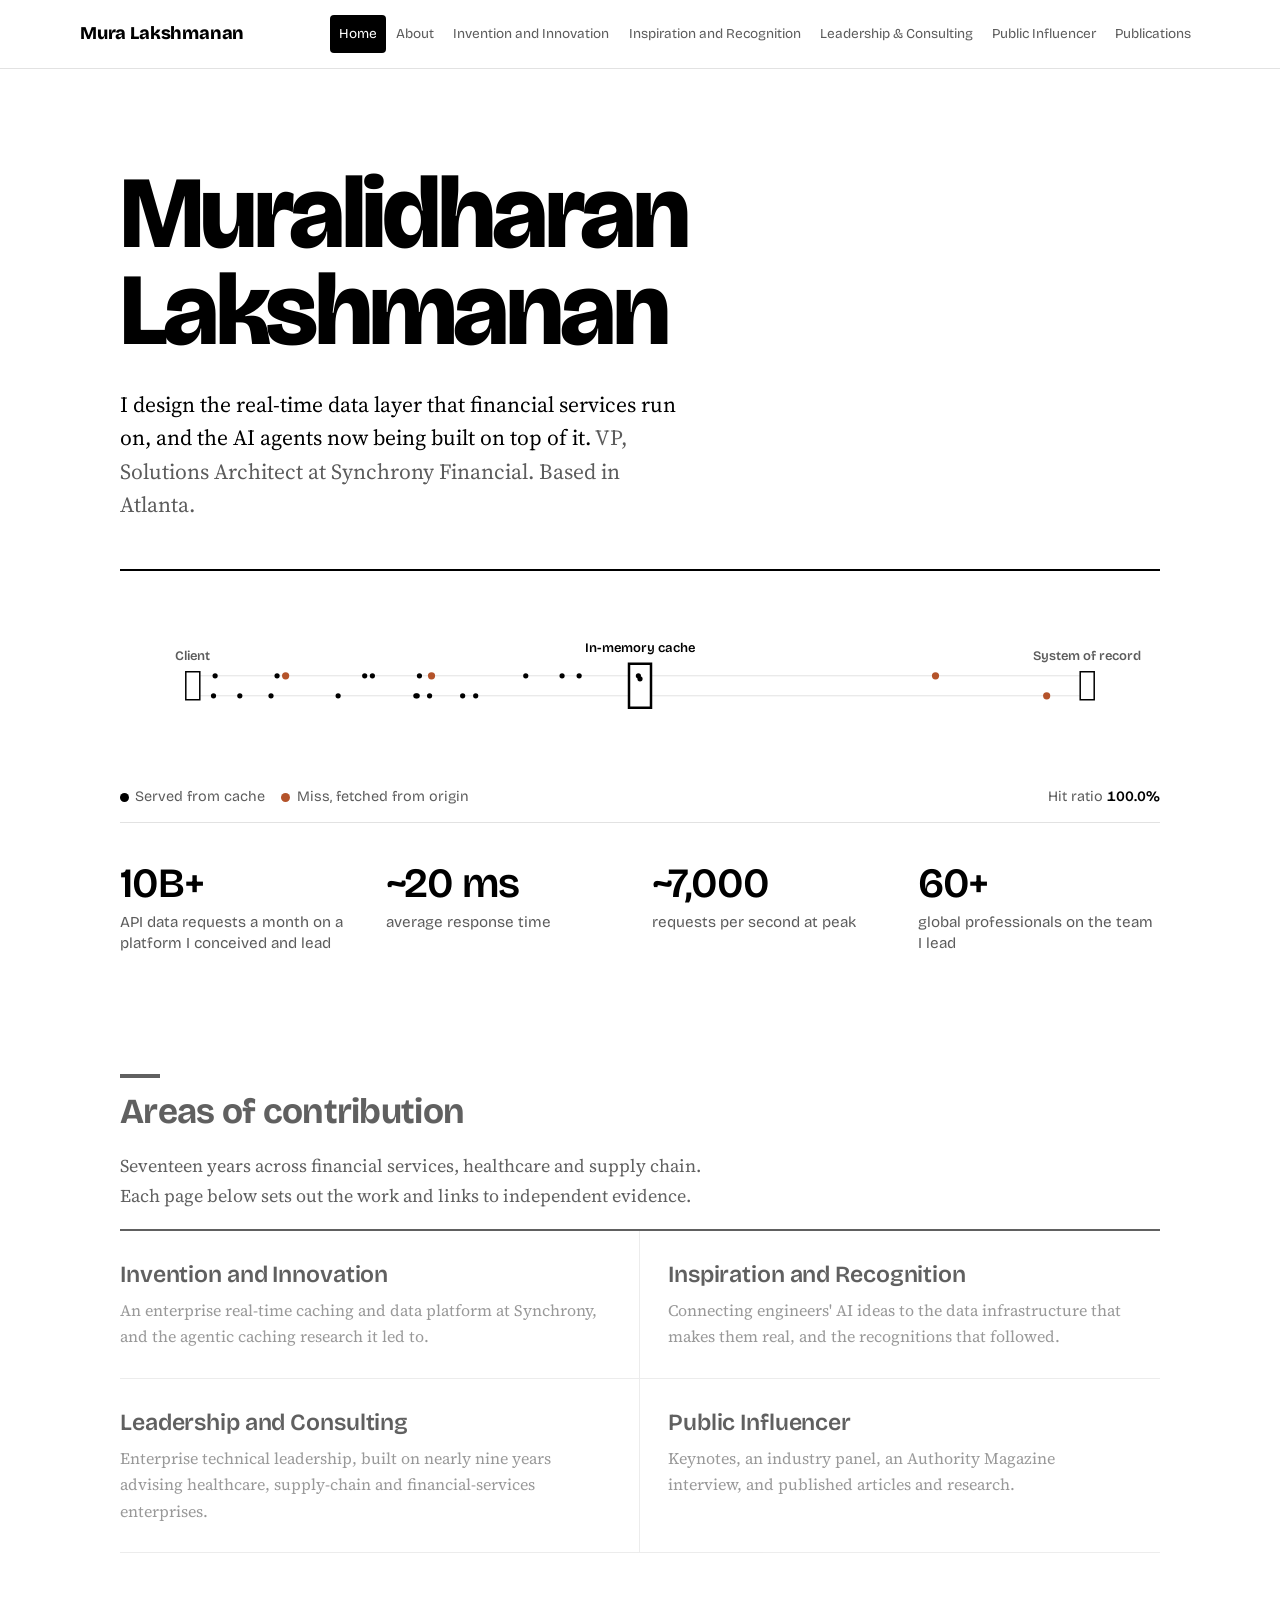
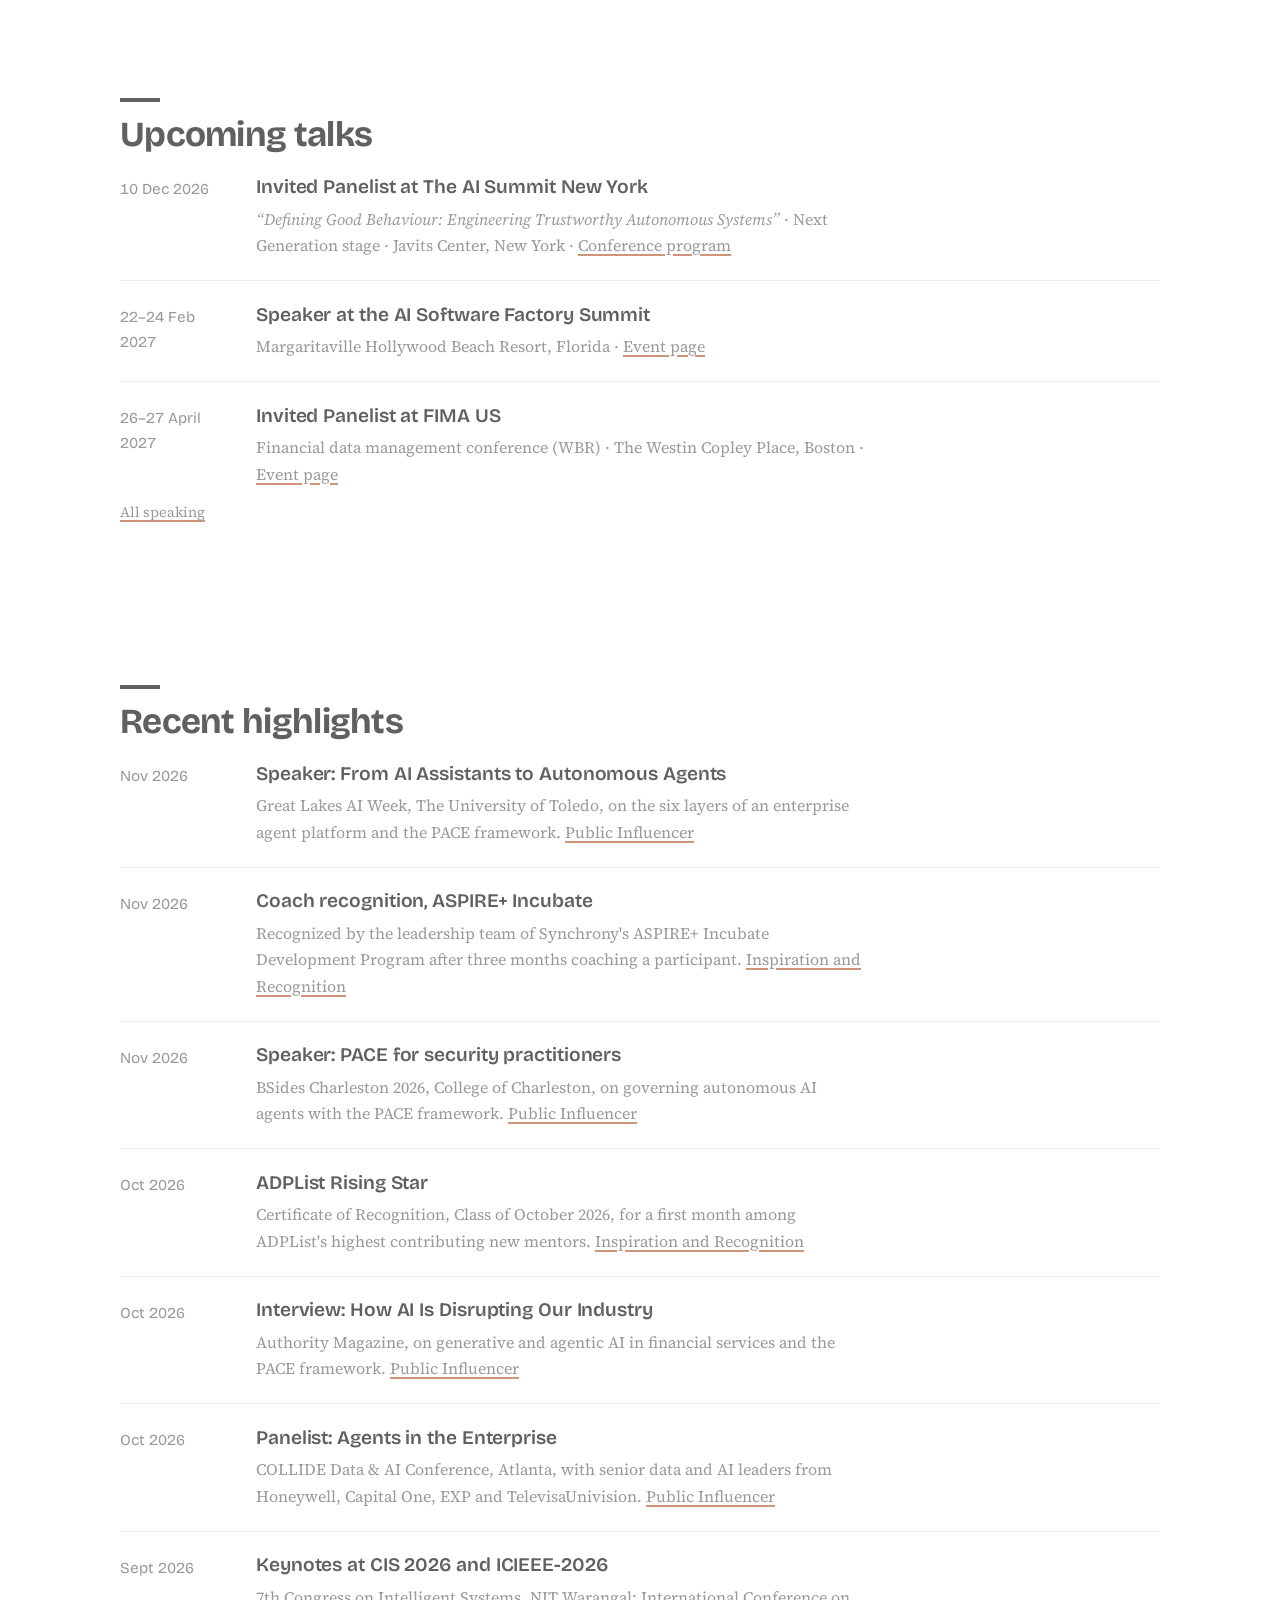
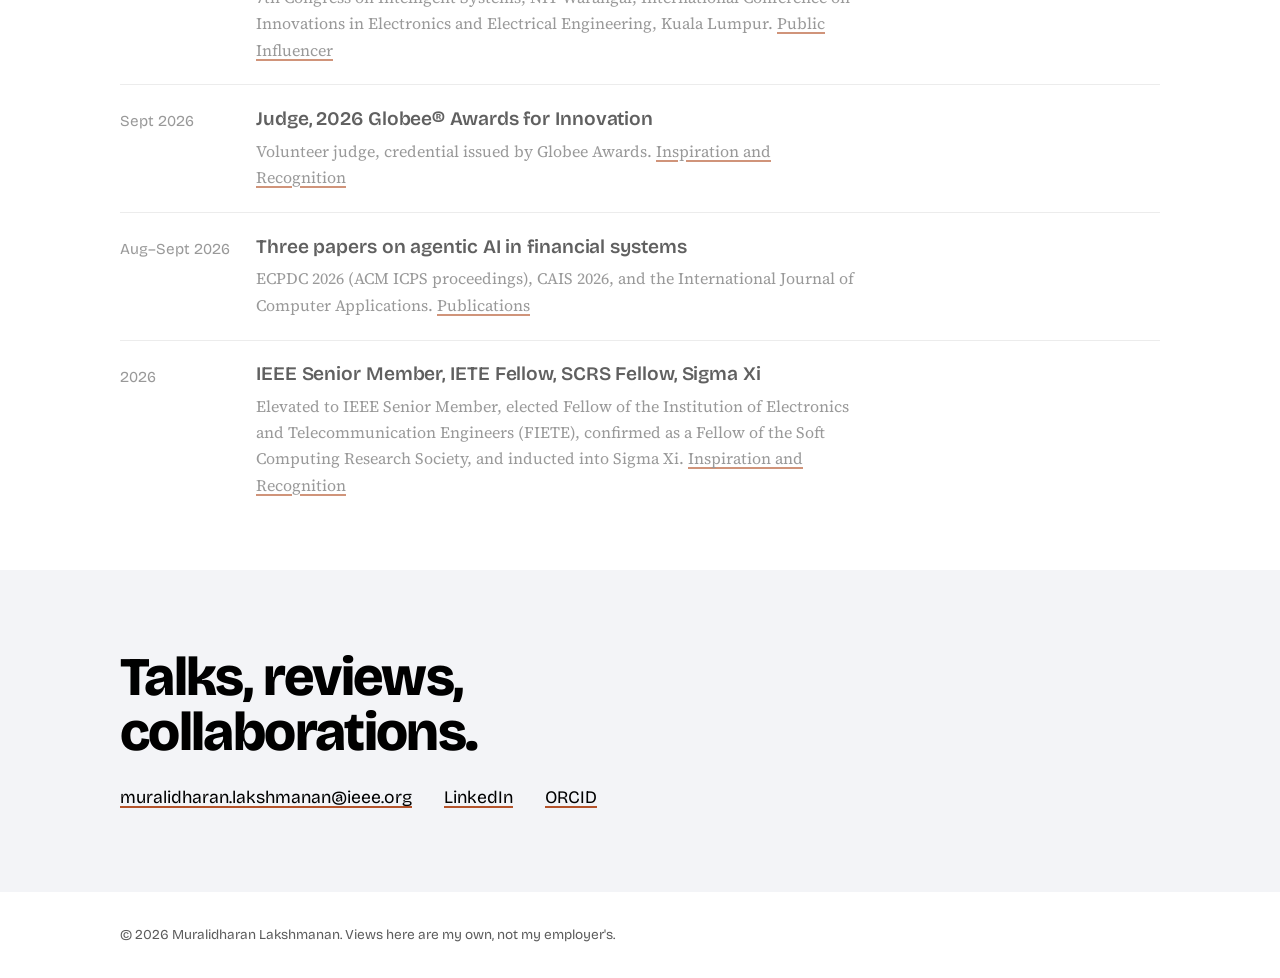
<file: index.html>
<!DOCTYPE html>
<html lang="en">
<head>
<meta charset="utf-8">
<meta name="viewport" content="width=device-width, initial-scale=1, viewport-fit=cover">
<title>Muralidharan Lakshmanan — Solutions Architect</title>
<meta name="description" content="Muralidharan (Mura) Lakshmanan — solutions architect working on real-time data platforms and agentic AI in financial services.">
<script src="config.js?v=20261117112719"></script>
<link rel="preconnect" href="https://fonts.googleapis.com"><link rel="preconnect" href="https://fonts.gstatic.com" crossorigin><link href="https://fonts.googleapis.com/css2?family=Bricolage+Grotesque:opsz,wght@12..96,400;12..96,600;12..96,800&family=Source+Serif+4:ital,opsz,wght@0,8..60,400;0,8..60,600;1,8..60,400&display=swap" rel="stylesheet">
<link rel="stylesheet" href="styles.css?v=20261117112719">
</head>
<body>
<div class="draft-note">Draft mode: dashed boxes and yellow tags mark photos and links still to add. Set DRAFT_MODE to false in config.js before going live.</div><header class="site-head"><div class="wrap"><a class="mark" href="index.html">Mura Lakshmanan</a><button class="menu-btn" aria-expanded="false" aria-controls="tabs">Menu</button><nav class="tabs" id="tabs" aria-label="Pages"><a href="index.html" data-tab="index" aria-current=page>Home</a><a href="about.html" data-tab="about">About</a><a href="invention-and-innovation.html" data-tab="invention-and-innovation">Invention and Innovation</a><a href="inspiration-and-recognition.html" data-tab="inspiration-and-recognition">Inspiration and Recognition</a><a href="consultancy.html" data-tab="consultancy">Leadership &amp; Consulting</a><a href="public-influencer.html" data-tab="public-influencer">Public Influencer</a><a href="publications.html" data-tab="publications">Publications</a></nav></div></header>
<main class="wrap">
<div class="hero">
  <h1>Muralidharan Lakshmanan</h1>
  <p class="lede">I design the real-time data layer that financial services run on, and the AI agents now being built on top of it. <span>VP, Solutions Architect at Synchrony Financial. Based in Atlanta.</span></p>
  <figure class="flow" aria-label="Animated illustration of requests served from an in-memory cache, with occasional misses going to the system of record">
    <canvas id="flow"></canvas>
    <figcaption><span><span class="key"><i class="dot"></i>Served from cache</span><span class="key"><i class="dot miss"></i>Miss, fetched from origin</span></span><span>Hit ratio <b id="ratio">—</b></span></figcaption>
  </figure>
  <div class="figures">
    <div><strong>10B+</strong><span>API data requests a month on a platform I conceived and lead</span></div>
    <div><strong>~20 ms</strong><span>average response time</span></div>
    <div><strong>~7,000</strong><span>requests per second at peak</span></div>
    <div><strong>60+</strong><span>global professionals on the team I lead</span></div>
  </div>
</div>
<section><h2>Areas of contribution</h2><div class="body">
  <p>Seventeen years across financial services, healthcare and supply chain. Each page below sets out the work and links to independent evidence.</p>
  <div class="areas">
    <a href="invention-and-innovation.html"><h3>Invention and Innovation</h3><p>An enterprise real-time caching and data platform at Synchrony, and the agentic caching research it led to.</p></a>
    <a href="inspiration-and-recognition.html"><h3>Inspiration and Recognition</h3><p>Connecting engineers' AI ideas to the data infrastructure that makes them real, and the recognitions that followed.</p></a>
    <a href="consultancy.html"><h3>Leadership and Consulting</h3><p>Enterprise technical leadership, built on nearly nine years advising healthcare, supply-chain and financial-services enterprises.</p></a>
    <a href="public-influencer.html"><h3>Public Influencer</h3><p>Keynotes, an industry panel, an Authority Magazine interview, and published articles and research.</p></a>
  </div>
</div></section>
<section><h2>Upcoming talks</h2><div class="body"><ul class="entries">
<li><span class="when">10 Dec 2026</span><div><h3>Invited Panelist at The AI Summit New York</h3><p><em>“Defining Good Behaviour: Engineering Trustworthy Autonomous Systems”</em> · Next Generation stage · Javits Center, New York · <a href="https://newyork.theaisummit.com/conference-program/">Conference program</a></p></div></li>
<li><span class="when">22–24 Feb 2027</span><div><h3>Speaker at the AI Software Factory Summit</h3><p>Margaritaville Hollywood Beach Resort, Florida · <a href="https://moderne.ai/events/code-remix-2027">Event page</a></p></div></li>
<li><span class="when">26–27 April 2027</span><div><h3>Invited Panelist at FIMA US</h3><p>Financial data management conference (WBR) · The Westin Copley Place, Boston · <a href="https://fimaus.wbresearch.com">Event page</a></p></div></li>
</ul><p class="fine"><a href="public-influencer.html">All speaking</a></p></div></section>
<section><h2>Recent highlights</h2><div class="body"><ul class="entries">
<li><span class="when">Nov 2026</span><div><h3>Speaker: From AI Assistants to Autonomous Agents</h3><p>Great Lakes AI Week, The University of Toledo, on the six layers of an enterprise agent platform and the PACE framework. <a href="public-influencer.html">Public Influencer</a></p></div></li>
<li><span class="when">Nov 2026</span><div><h3>Coach recognition, ASPIRE+ Incubate</h3><p>Recognized by the leadership team of Synchrony's ASPIRE+ Incubate Development Program after three months coaching a participant. <a href="inspiration-and-recognition.html">Inspiration and Recognition</a></p></div></li>
<li><span class="when">Nov 2026</span><div><h3>Speaker: PACE for security practitioners</h3><p>BSides Charleston 2026, College of Charleston, on governing autonomous AI agents with the PACE framework. <a href="public-influencer.html">Public Influencer</a></p></div></li>
<li><span class="when">Oct 2026</span><div><h3>ADPList Rising Star</h3><p>Certificate of Recognition, Class of October 2026, for a first month among ADPList's highest contributing new mentors. <a href="inspiration-and-recognition.html">Inspiration and Recognition</a></p></div></li>
<li><span class="when">Oct 2026</span><div><h3>Interview: How AI Is Disrupting Our Industry</h3><p>Authority Magazine, on generative and agentic AI in financial services and the PACE framework. <a href="public-influencer.html">Public Influencer</a></p></div></li>
<li><span class="when">Oct 2026</span><div><h3>Panelist: Agents in the Enterprise</h3><p>COLLIDE Data &amp; AI Conference, Atlanta, with senior data and AI leaders from Honeywell, Capital One, EXP and TelevisaUnivision. <a href="public-influencer.html">Public Influencer</a></p></div></li>
<li><span class="when">Sept 2026</span><div><h3>Keynotes at CIS 2026 and ICIEEE-2026</h3><p>7th Congress on Intelligent Systems, NIT Warangal; International Conference on Innovations in Electronics and Electrical Engineering, Kuala Lumpur. <a href="public-influencer.html">Public Influencer</a></p></div></li>
<li><span class="when">Sept 2026</span><div><h3>Judge, 2026 Globee® Awards for Innovation</h3><p>Volunteer judge, credential issued by Globee Awards. <a href="inspiration-and-recognition.html">Inspiration and Recognition</a></p></div></li>
<li><span class="when">Aug–Sept 2026</span><div><h3>Three papers on agentic AI in financial systems</h3><p>ECPDC 2026 (ACM ICPS proceedings), CAIS 2026, and the International Journal of Computer Applications. <a href="publications.html">Publications</a></p></div></li>
<li><span class="when">2026</span><div><h3>IEEE Senior Member, IETE Fellow, SCRS Fellow, Sigma Xi</h3><p>Elevated to IEEE Senior Member, elected Fellow of the Institution of Electronics and Telecommunication Engineers (FIETE), confirmed as a Fellow of the Soft Computing Research Society, and inducted into Sigma Xi. <a href="inspiration-and-recognition.html">Inspiration and Recognition</a></p></div></li>
</ul></div></section>
</main>
<div class="contact" id="contact"><div class="wrap"><h2>Talks, reviews, collaborations.</h2><div class="links">
<a href="mailto:muralidharan.lakshmanan@ieee.org">muralidharan.lakshmanan@ieee.org</a><a href="https://www.linkedin.com/in/muralidharan-lakshmanan/">LinkedIn</a><a href="https://orcid.org/0009-0006-0592-5610">ORCID</a></div></div></div>
<div class="wrap"><footer>© 2026 Muralidharan Lakshmanan. Views here are my own, not my employer's.</footer></div>
<script src="site.js?v=20261117112719"></script>
</body>
</html>
</file>
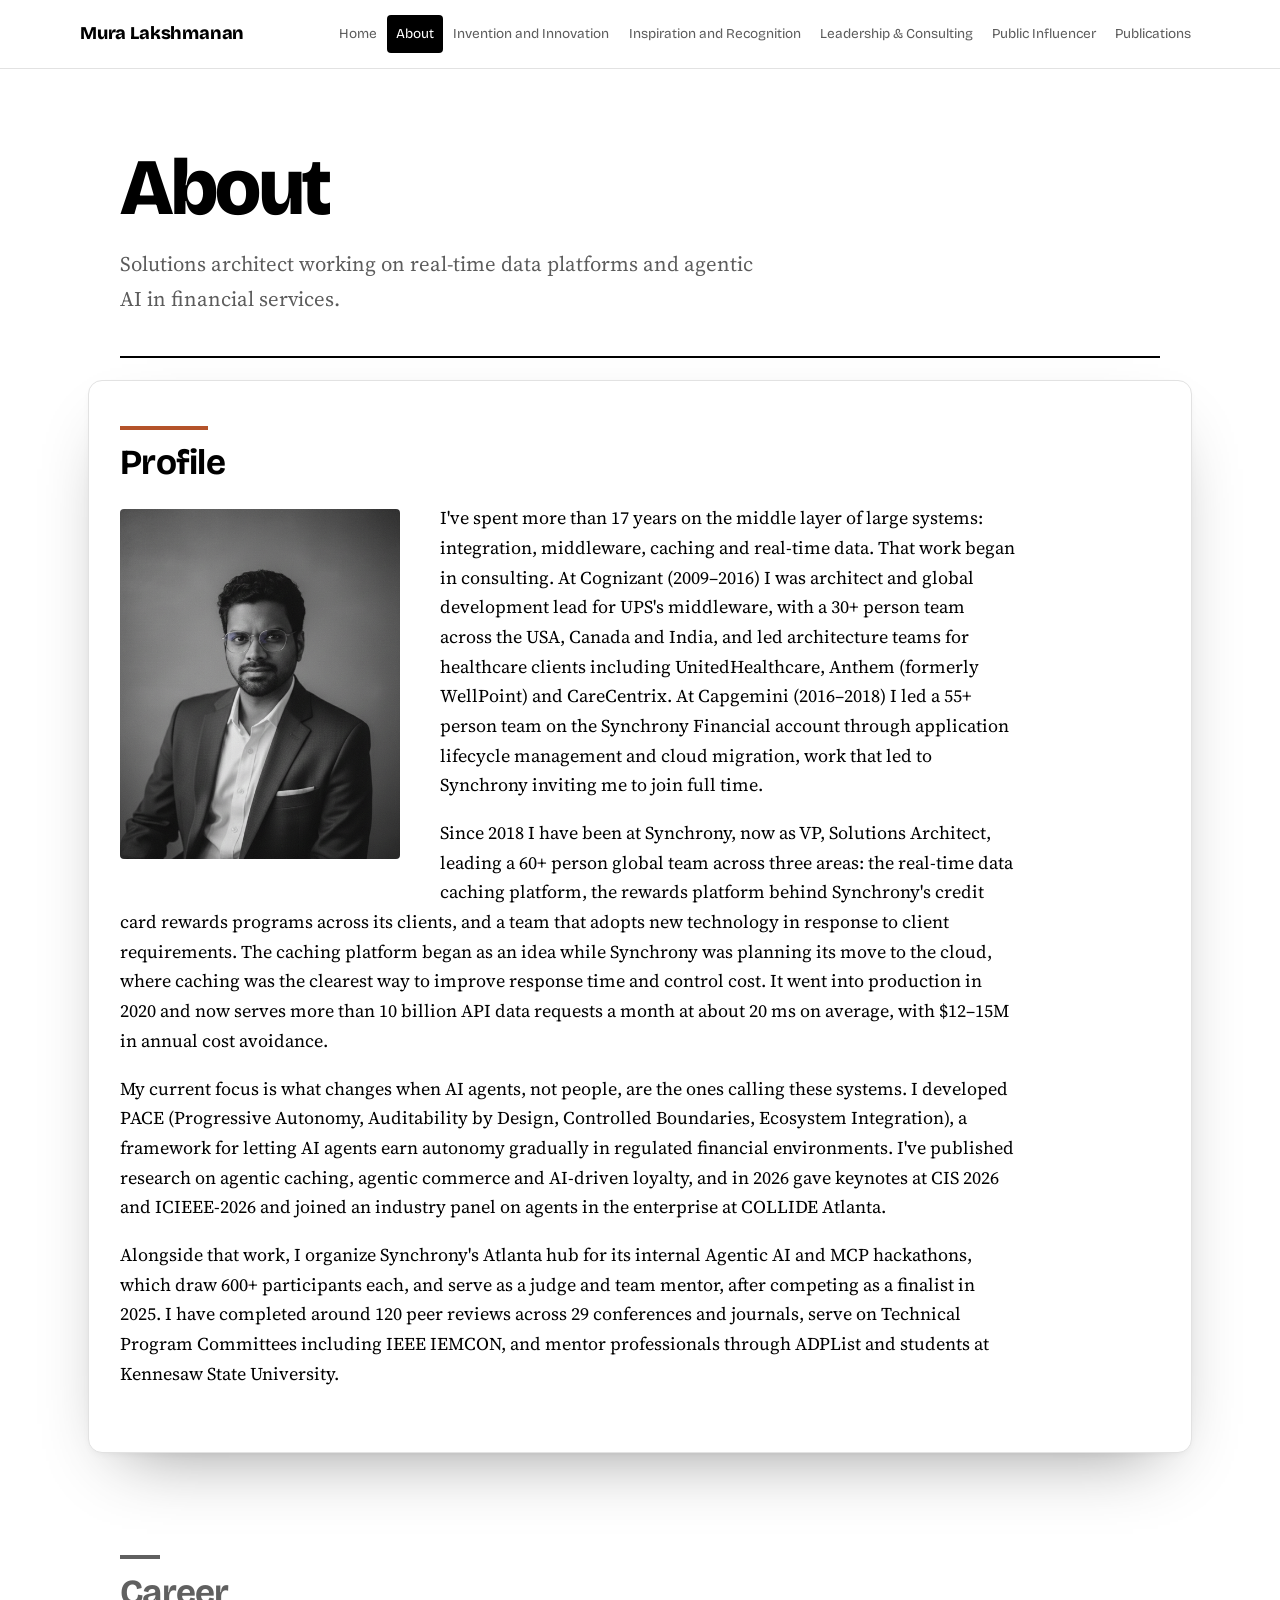
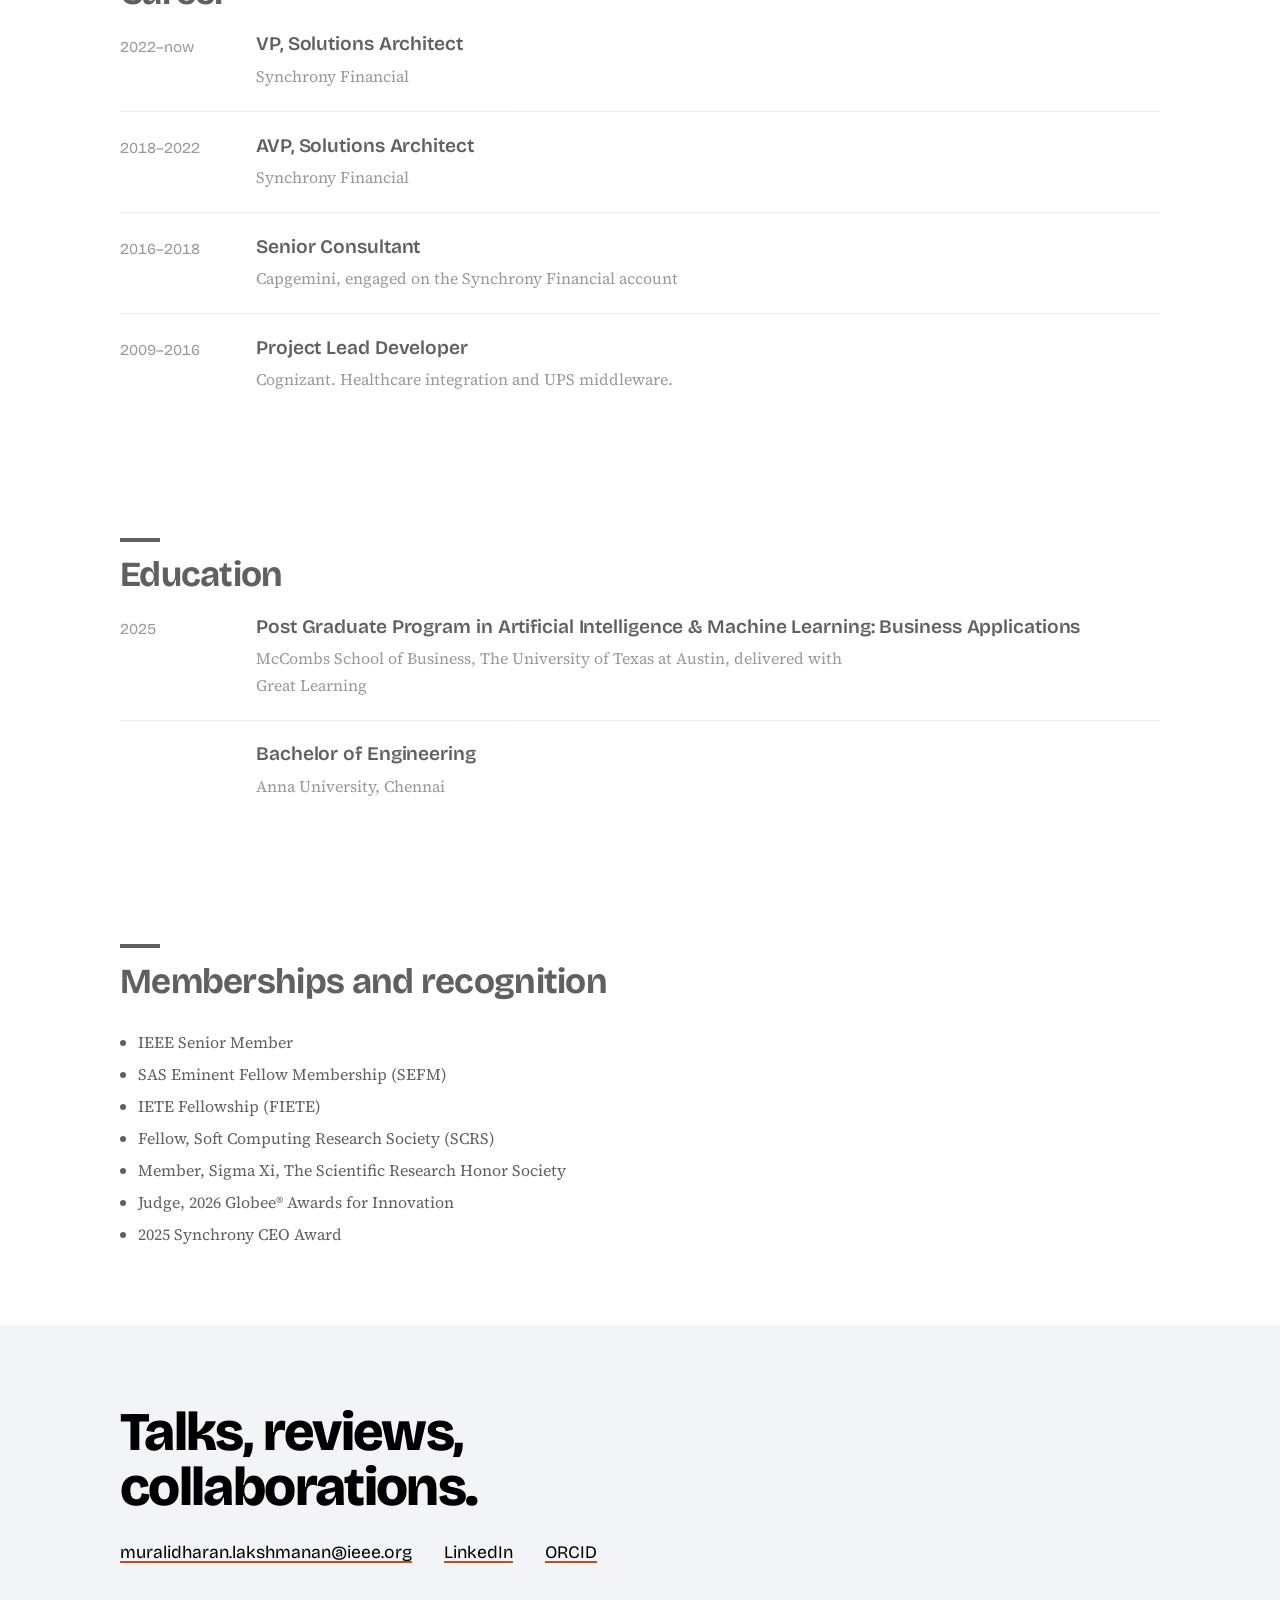
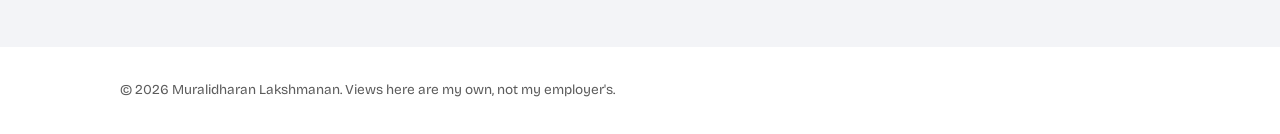
<file: about.html>
<!DOCTYPE html>
<html lang="en">
<head>
<meta charset="utf-8">
<meta name="viewport" content="width=device-width, initial-scale=1, viewport-fit=cover">
<title>About | Muralidharan Lakshmanan</title>
<meta name="description" content="Muralidharan (Mura) Lakshmanan — solutions architect working on real-time data platforms and agentic AI in financial services.">
<script src="config.js?v=20261117112719"></script>
<link rel="preconnect" href="https://fonts.googleapis.com"><link rel="preconnect" href="https://fonts.gstatic.com" crossorigin><link href="https://fonts.googleapis.com/css2?family=Bricolage+Grotesque:opsz,wght@12..96,400;12..96,600;12..96,800&family=Source+Serif+4:ital,opsz,wght@0,8..60,400;0,8..60,600;1,8..60,400&display=swap" rel="stylesheet">
<link rel="stylesheet" href="styles.css?v=20261117112719">
</head>
<body>
<div class="draft-note">Draft mode: dashed boxes and yellow tags mark photos and links still to add. Set DRAFT_MODE to false in config.js before going live.</div><header class="site-head"><div class="wrap"><a class="mark" href="index.html">Mura Lakshmanan</a><button class="menu-btn" aria-expanded="false" aria-controls="tabs">Menu</button><nav class="tabs" id="tabs" aria-label="Pages"><a href="index.html" data-tab="index">Home</a><a href="about.html" data-tab="about" aria-current=page>About</a><a href="invention-and-innovation.html" data-tab="invention-and-innovation">Invention and Innovation</a><a href="inspiration-and-recognition.html" data-tab="inspiration-and-recognition">Inspiration and Recognition</a><a href="consultancy.html" data-tab="consultancy">Leadership &amp; Consulting</a><a href="public-influencer.html" data-tab="public-influencer">Public Influencer</a><a href="publications.html" data-tab="publications">Publications</a></nav></div></header>
<main class="wrap"><div class="page-head"><h1>About</h1><p>Solutions architect working on real-time data platforms and agentic AI in financial services.</p></div><section><h2>Profile</h2><div class="body profile"><figure class="ph cover portrait"><img src="images/portrait.jpg" alt="Portrait of Muralidharan Lakshmanan" loading="lazy"><span class="slot"><b>Add photo</b>images/portrait.jpg<br>Professional headshot, portrait orientation</span></figure><div class="profile-text">
<p>I've spent more than 17 years on the middle layer of large systems: integration, middleware, caching and real-time data. That work began in consulting. At Cognizant (2009–2016) I was architect and global development lead for UPS's middleware, with a 30+ person team across the USA, Canada and India, and led architecture teams for healthcare clients including UnitedHealthcare, Anthem (formerly WellPoint) and CareCentrix. At Capgemini (2016–2018) I led a 55+ person team on the Synchrony Financial account through application lifecycle management and cloud migration, work that led to Synchrony inviting me to join full time.</p>
<p>Since 2018 I have been at Synchrony, now as VP, Solutions Architect, leading a 60+ person global team across three areas: the real-time data caching platform, the rewards platform behind Synchrony's credit card rewards programs across its clients, and a team that adopts new technology in response to client requirements. The caching platform began as an idea while Synchrony was planning its move to the cloud, where caching was the clearest way to improve response time and control cost. It went into production in 2020 and now serves more than 10 billion API data requests a month at about 20 ms on average, with $12–15M in annual cost avoidance.</p>
<p>My current focus is what changes when AI agents, not people, are the ones calling these systems. I developed PACE (Progressive Autonomy, Auditability by Design, Controlled Boundaries, Ecosystem Integration), a framework for letting AI agents earn autonomy gradually in regulated financial environments. I've published research on agentic caching, agentic commerce and AI-driven loyalty, and in 2026 gave keynotes at CIS 2026 and ICIEEE-2026 and joined an industry panel on agents in the enterprise at COLLIDE Atlanta.</p>
<p>Alongside that work, I organize Synchrony's Atlanta hub for its internal Agentic AI and MCP hackathons, which draw 600+ participants each, and serve as a judge and team mentor, after competing as a finalist in 2025. I have completed around 120 peer reviews across 29 conferences and journals, serve on Technical Program Committees including IEEE IEMCON, and mentor professionals through ADPList and students at Kennesaw State University.</p>
</div></div></section><section><h2>Career</h2><div class="body"><ul class='entries'><li><span class="when">2022–now</span><div><h3>VP, Solutions Architect</h3><p>Synchrony Financial</p></div></li><li><span class="when">2018–2022</span><div><h3>AVP, Solutions Architect</h3><p>Synchrony Financial</p></div></li><li><span class="when">2016–2018</span><div><h3>Senior Consultant</h3><p>Capgemini, engaged on the Synchrony Financial account</p></div></li><li><span class="when">2009–2016</span><div><h3>Project Lead Developer</h3><p>Cognizant. Healthcare integration and UPS middleware.</p></div></li></ul></div></section><section><h2>Education</h2><div class="body"><ul class='entries'><li><span class="when">2025</span><div><h3>Post Graduate Program in Artificial Intelligence &amp; Machine Learning: Business Applications</h3><p>McCombs School of Business, The University of Texas at Austin, delivered with Great Learning</p></div></li><li><span class="when"></span><div><h3>Bachelor of Engineering</h3><p>Anna University, Chennai</p></div></li></ul></div></section><section><h2>Memberships and recognition</h2><div class="body"><ul class="plain">
<li>IEEE Senior Member</li><li>SAS Eminent Fellow Membership (SEFM)</li><li>IETE Fellowship (FIETE)</li><li>Fellow, Soft Computing Research Society (SCRS)</li><li>Member, Sigma Xi, The Scientific Research Honor Society</li><li>Judge, 2026 Globee® Awards for Innovation</li><li>2025 Synchrony CEO Award</li></ul></div></section></main>
<div class="contact" id="contact"><div class="wrap"><h2>Talks, reviews, collaborations.</h2><div class="links">
<a href="mailto:muralidharan.lakshmanan@ieee.org">muralidharan.lakshmanan@ieee.org</a><a href="https://www.linkedin.com/in/muralidharan-lakshmanan/">LinkedIn</a><a href="https://orcid.org/0009-0006-0592-5610">ORCID</a></div></div></div>
<div class="wrap"><footer>© 2026 Muralidharan Lakshmanan. Views here are my own, not my employer's.</footer></div>
<script src="site.js?v=20261117112719"></script>
</body>
</html>
</file>
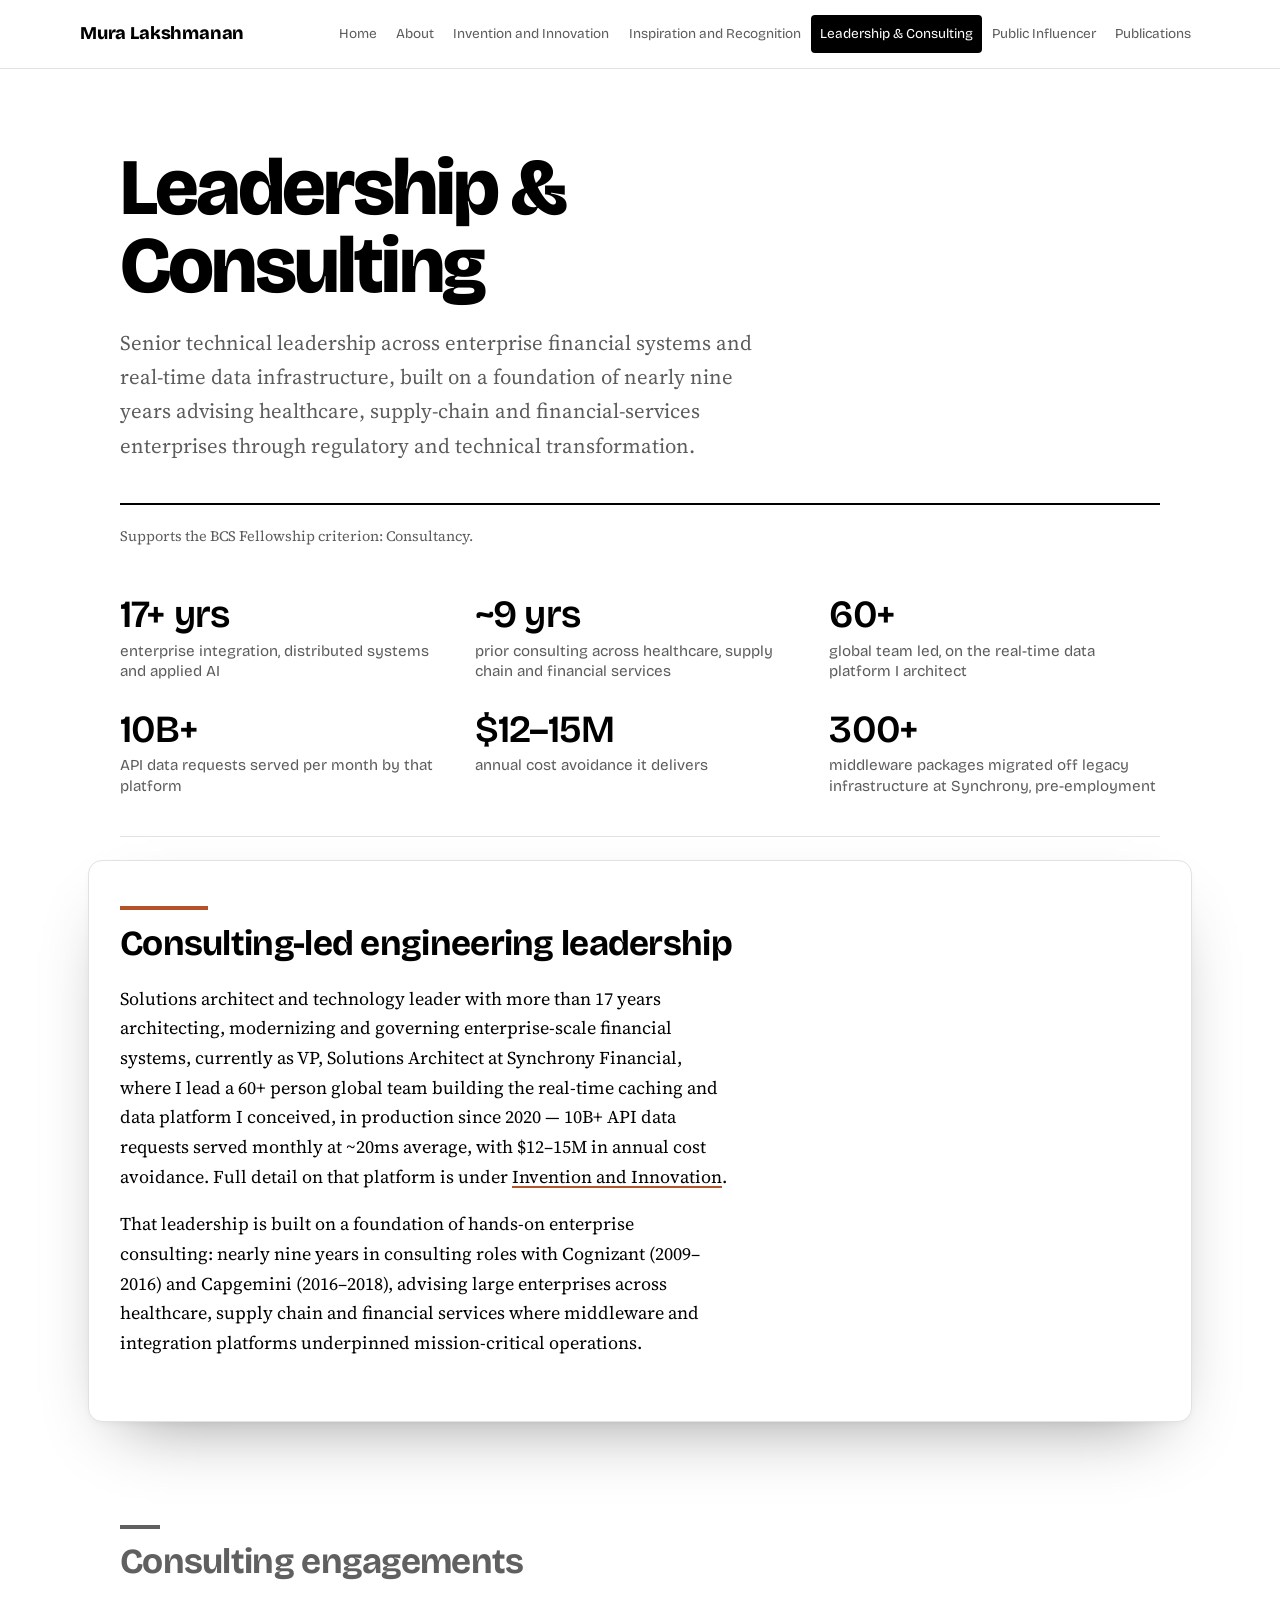
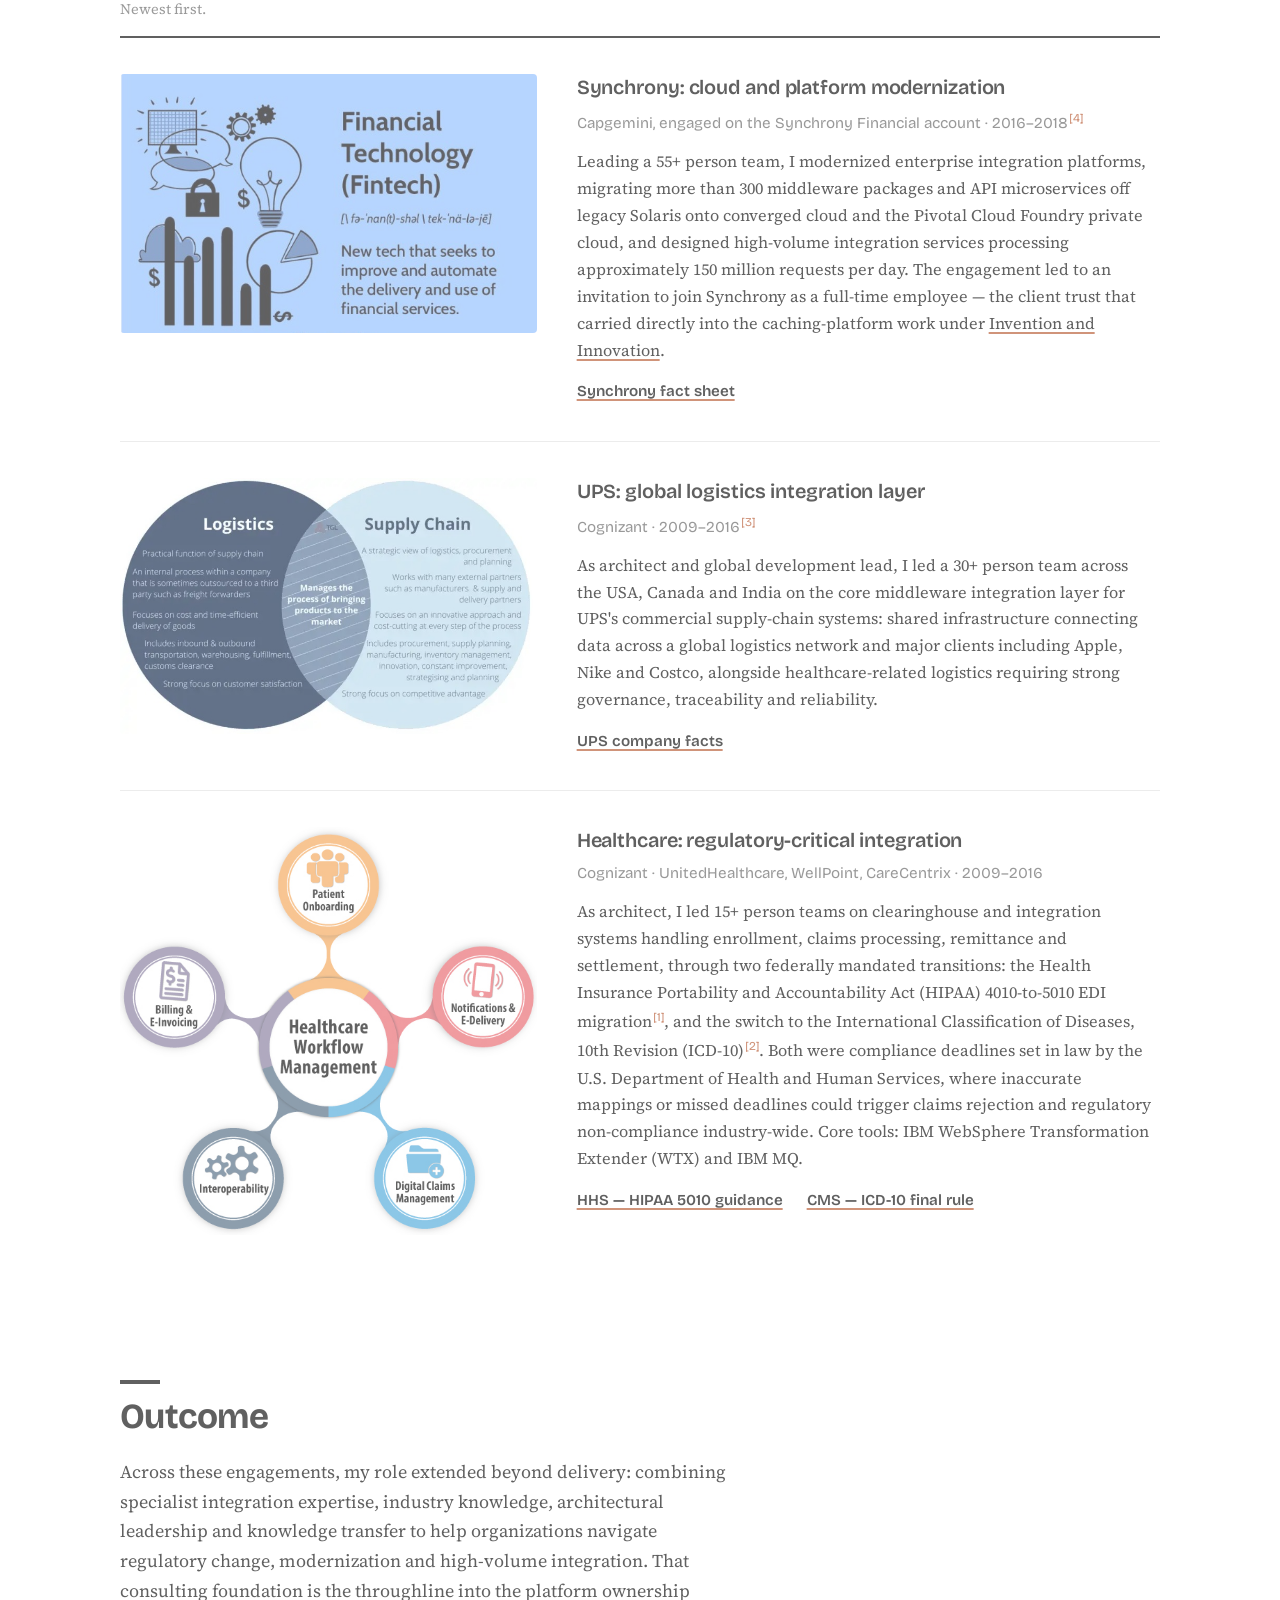
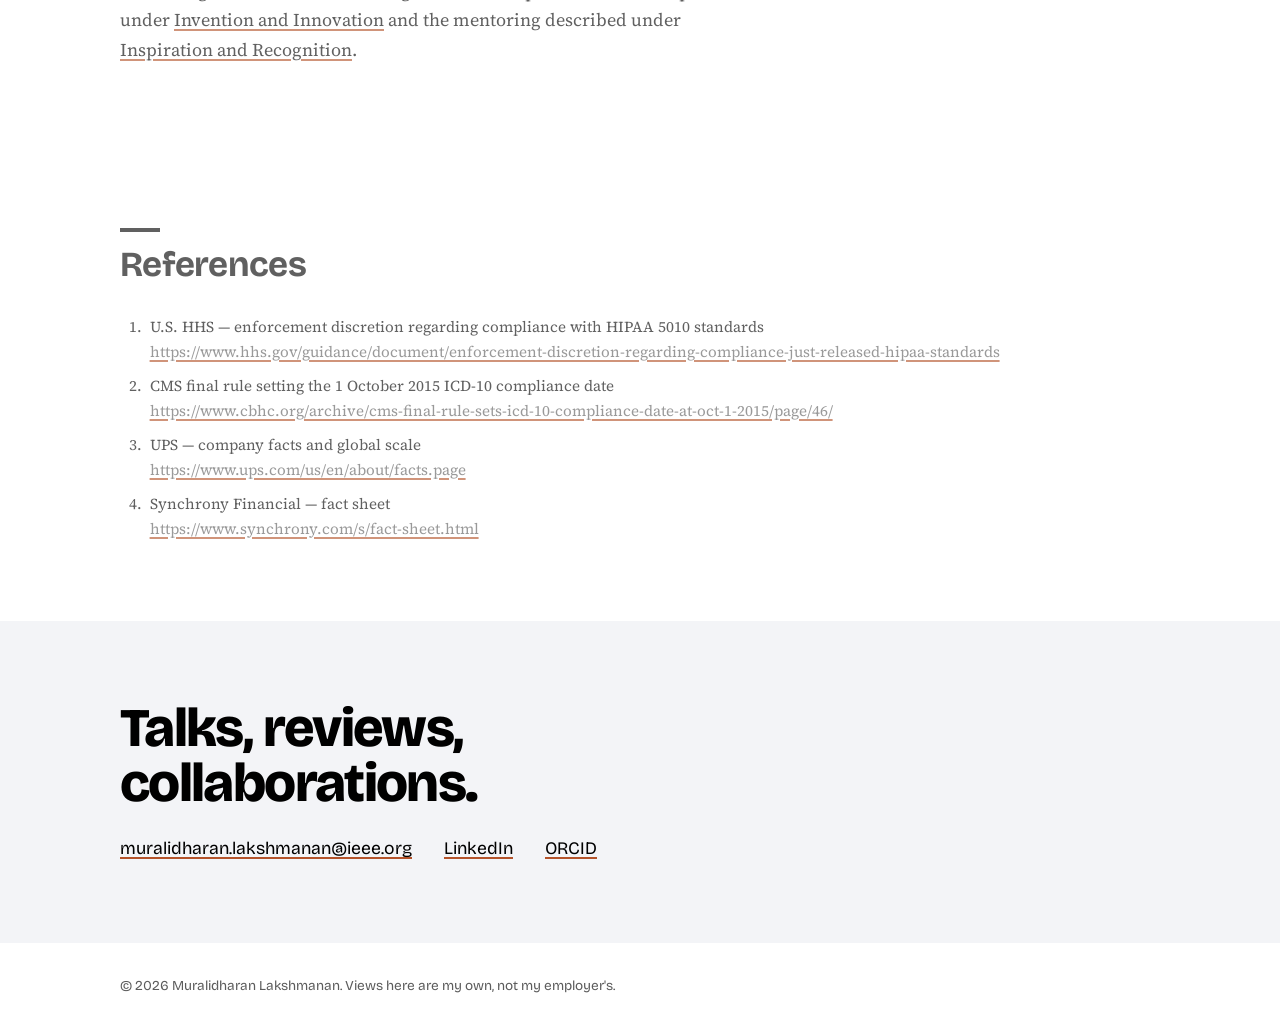
<file: consultancy.html>
<!DOCTYPE html>
<html lang="en">
<head>
<meta charset="utf-8">
<meta name="viewport" content="width=device-width, initial-scale=1, viewport-fit=cover">
<title>Leadership &amp; Consulting | Muralidharan Lakshmanan</title>
<meta name="description" content="Muralidharan (Mura) Lakshmanan — solutions architect working on real-time data platforms and agentic AI in financial services.">
<script src="config.js?v=20261117112719"></script>
<link rel="preconnect" href="https://fonts.googleapis.com"><link rel="preconnect" href="https://fonts.gstatic.com" crossorigin><link href="https://fonts.googleapis.com/css2?family=Bricolage+Grotesque:opsz,wght@12..96,400;12..96,600;12..96,800&family=Source+Serif+4:ital,opsz,wght@0,8..60,400;0,8..60,600;1,8..60,400&display=swap" rel="stylesheet">
<link rel="stylesheet" href="styles.css?v=20261117112719">
</head>
<body>
<div class="draft-note">Draft mode: dashed boxes and yellow tags mark photos and links still to add. Set DRAFT_MODE to false in config.js before going live.</div><header class="site-head"><div class="wrap"><a class="mark" href="index.html">Mura Lakshmanan</a><button class="menu-btn" aria-expanded="false" aria-controls="tabs">Menu</button><nav class="tabs" id="tabs" aria-label="Pages"><a href="index.html" data-tab="index">Home</a><a href="about.html" data-tab="about">About</a><a href="invention-and-innovation.html" data-tab="invention-and-innovation">Invention and Innovation</a><a href="inspiration-and-recognition.html" data-tab="inspiration-and-recognition">Inspiration and Recognition</a><a href="consultancy.html" data-tab="consultancy" aria-current=page>Leadership &amp; Consulting</a><a href="public-influencer.html" data-tab="public-influencer">Public Influencer</a><a href="publications.html" data-tab="publications">Publications</a></nav></div></header>
<main class="wrap"><div class="page-head"><h1>Leadership &amp; Consulting</h1><p>Senior technical leadership across enterprise financial systems and real-time data infrastructure, built on a foundation of nearly nine years advising healthcare, supply-chain and financial-services enterprises through regulatory and technical transformation.</p></div><p class="fine" style="margin-top:1.25rem">Supports the BCS Fellowship criterion: Consultancy.</p><div class="stats">
<div><strong>17+ yrs</strong><span>enterprise integration, distributed systems and applied AI</span></div>
<div><strong>~9 yrs</strong><span>prior consulting across healthcare, supply chain and financial services</span></div>
<div><strong>60+</strong><span>global team led, on the real-time data platform I architect</span></div>
<div><strong>10B+</strong><span>API data requests served per month by that platform</span></div>
<div><strong>$12–15M</strong><span>annual cost avoidance it delivers</span></div>
<div><strong>300+</strong><span>middleware packages migrated off legacy infrastructure at Synchrony, pre-employment</span></div>
</div><section><h2>Consulting-led engineering leadership</h2><div class="body"><p>Solutions architect and technology leader with more than 17 years architecting, modernizing and governing enterprise-scale financial systems, currently as VP, Solutions Architect at Synchrony Financial, where I lead a 60+ person global team building the real-time caching and data platform I conceived, in production since 2020 — 10B+ API data requests served monthly at ~20ms average, with $12–15M in annual cost avoidance. Full detail on that platform is under <a href="invention-and-innovation.html">Invention and Innovation</a>.</p>
<p>That leadership is built on a foundation of hands-on enterprise consulting: nearly nine years in consulting roles with Cognizant (2009–2016) and Capgemini (2016–2018), advising large enterprises across healthcare, supply chain and financial services where middleware and integration platforms underpinned mission-critical operations.</p></div></section><section class="wide" id="engagements"><h2>Consulting engagements</h2><div class="body">
<p class="fine" style="margin-top:-.25rem">Newest first.</p>
<ol class="papers">
<li class="paper"><figure class="ph "><img src="images/consulting-synchrony.jpg" alt="Financial technology illustration" loading="lazy"><span class="slot"><b>Add photo</b>images/consulting-synchrony.jpg<br>Illustrative graphic — not engagement-specific evidence</span></figure><div><h3>Synchrony: cloud and platform modernization</h3><div class="meta">Capgemini, engaged on the Synchrony Financial account · 2016–2018<sup><a href="#ref-4" aria-label="Reference 4">[4]</a></sup></div><p>Leading a 55+ person team, I modernized enterprise integration platforms, migrating more than 300 middleware packages and API microservices off legacy Solaris onto converged cloud and the Pivotal Cloud Foundry private cloud, and designed high-volume integration services processing approximately 150 million requests per day. The engagement led to an invitation to join Synchrony as a full-time employee — the client trust that carried directly into the caching-platform work under <a href="invention-and-innovation.html">Invention and Innovation</a>.</p><div class="plinks"><a href="https://www.synchrony.com/s/fact-sheet.html">Synchrony fact sheet</a><span class="todo">Needed: optional: appreciation certificate or reference from this engagement</span></div></div></li>
<li class="paper"><figure class="ph "><img src="images/consulting-ups.jpg" alt="Logistics and supply chain illustration" loading="lazy"><span class="slot"><b>Add photo</b>images/consulting-ups.jpg<br>Illustrative diagram — not UPS-specific evidence</span></figure><div><h3>UPS: global logistics integration layer</h3><div class="meta">Cognizant · 2009–2016<sup><a href="#ref-3" aria-label="Reference 3">[3]</a></sup></div><p>As architect and global development lead, I led a 30+ person team across the USA, Canada and India on the core middleware integration layer for UPS's commercial supply-chain systems: shared infrastructure connecting data across a global logistics network and major clients including Apple, Nike and Costco, alongside healthcare-related logistics requiring strong governance, traceability and reliability.</p><div class="plinks"><a href="https://www.ups.com/us/en/about/facts.page">UPS company facts</a><span class="todo">Needed: optional: UPS-side reference or LinkedIn recommendation</span></div></div></li>
<li class="paper"><figure class="ph "><img src="images/consulting-healthcare.jpg" alt="Healthcare workflow management illustration" loading="lazy"><span class="slot"><b>Add photo</b>images/consulting-healthcare.jpg<br>Illustrative diagram — not engagement-specific evidence</span></figure><div><h3>Healthcare: regulatory-critical integration</h3><div class="meta">Cognizant · UnitedHealthcare, WellPoint, CareCentrix · 2009–2016</div><p>As architect, I led 15+ person teams on clearinghouse and integration systems handling enrollment, claims processing, remittance and settlement, through two federally mandated transitions: the Health Insurance Portability and Accountability Act (HIPAA) 4010-to-5010 EDI migration<sup><a href="#ref-1" aria-label="Reference 1">[1]</a></sup>, and the switch to the International Classification of Diseases, 10th Revision (ICD-10)<sup><a href="#ref-2" aria-label="Reference 2">[2]</a></sup>. Both were compliance deadlines set in law by the U.S. Department of Health and Human Services, where inaccurate mappings or missed deadlines could trigger claims rejection and regulatory non-compliance industry-wide. Core tools: IBM WebSphere Transformation Extender (WTX) and IBM MQ.</p><div class="plinks"><a href="https://www.hhs.gov/guidance/document/enforcement-discretion-regarding-compliance-just-released-hipaa-standards">HHS — HIPAA 5010 guidance</a><a href="https://www.cbhc.org/archive/cms-final-rule-sets-icd-10-compliance-date-at-oct-1-2015/page/46/">CMS — ICD-10 final rule</a></div></div></li>
</ol></div></section><section><h2>Outcome</h2><div class="body"><p>Across these engagements, my role extended beyond delivery: combining specialist integration expertise, industry knowledge, architectural leadership and knowledge transfer to help organizations navigate regulatory change, modernization and high-volume integration. That consulting foundation is the throughline into the platform ownership under <a href="invention-and-innovation.html">Invention and Innovation</a> and the mentoring described under <a href="inspiration-and-recognition.html">Inspiration and Recognition</a>.</p></div></section><section id="references"><h2>References</h2><div class="body"><ol class="refs"><li id="ref-1"><span class="t">U.S. HHS — enforcement discretion regarding compliance with HIPAA 5010 standards</span><br><a href="https://www.hhs.gov/guidance/document/enforcement-discretion-regarding-compliance-just-released-hipaa-standards">https://www.hhs.gov/guidance/document/enforcement-discretion-regarding-compliance-just-released-hipaa-standards</a></li><li id="ref-2"><span class="t">CMS final rule setting the 1 October 2015 ICD-10 compliance date</span><br><a href="https://www.cbhc.org/archive/cms-final-rule-sets-icd-10-compliance-date-at-oct-1-2015/page/46/">https://www.cbhc.org/archive/cms-final-rule-sets-icd-10-compliance-date-at-oct-1-2015/page/46/</a></li><li id="ref-3"><span class="t">UPS — company facts and global scale</span><br><a href="https://www.ups.com/us/en/about/facts.page">https://www.ups.com/us/en/about/facts.page</a></li><li id="ref-4"><span class="t">Synchrony Financial — fact sheet</span><br><a href="https://www.synchrony.com/s/fact-sheet.html">https://www.synchrony.com/s/fact-sheet.html</a></li></ol></div></section></main>
<div class="contact" id="contact"><div class="wrap"><h2>Talks, reviews, collaborations.</h2><div class="links">
<a href="mailto:muralidharan.lakshmanan@ieee.org">muralidharan.lakshmanan@ieee.org</a><a href="https://www.linkedin.com/in/muralidharan-lakshmanan/">LinkedIn</a><a href="https://orcid.org/0009-0006-0592-5610">ORCID</a></div></div></div>
<div class="wrap"><footer>© 2026 Muralidharan Lakshmanan. Views here are my own, not my employer's.</footer></div>
<script src="site.js?v=20261117112719"></script>
</body>
</html>
</file>
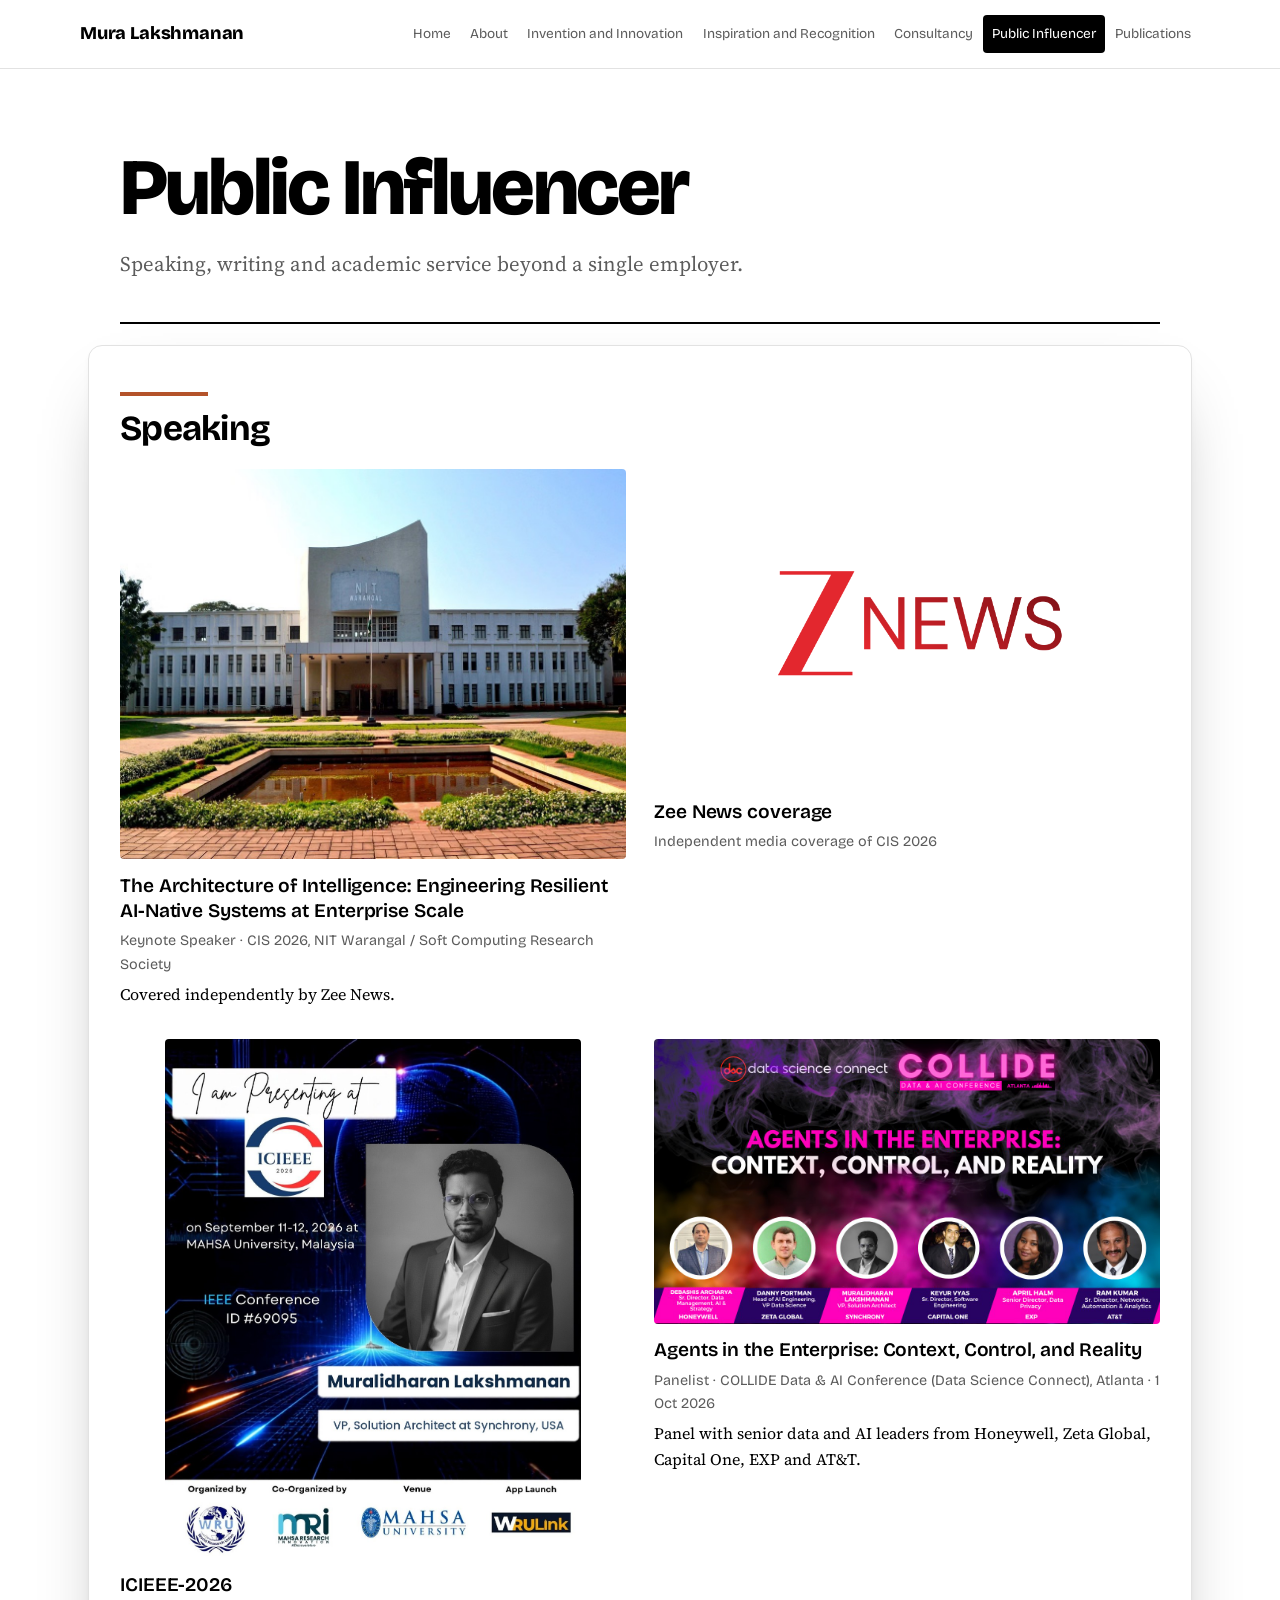
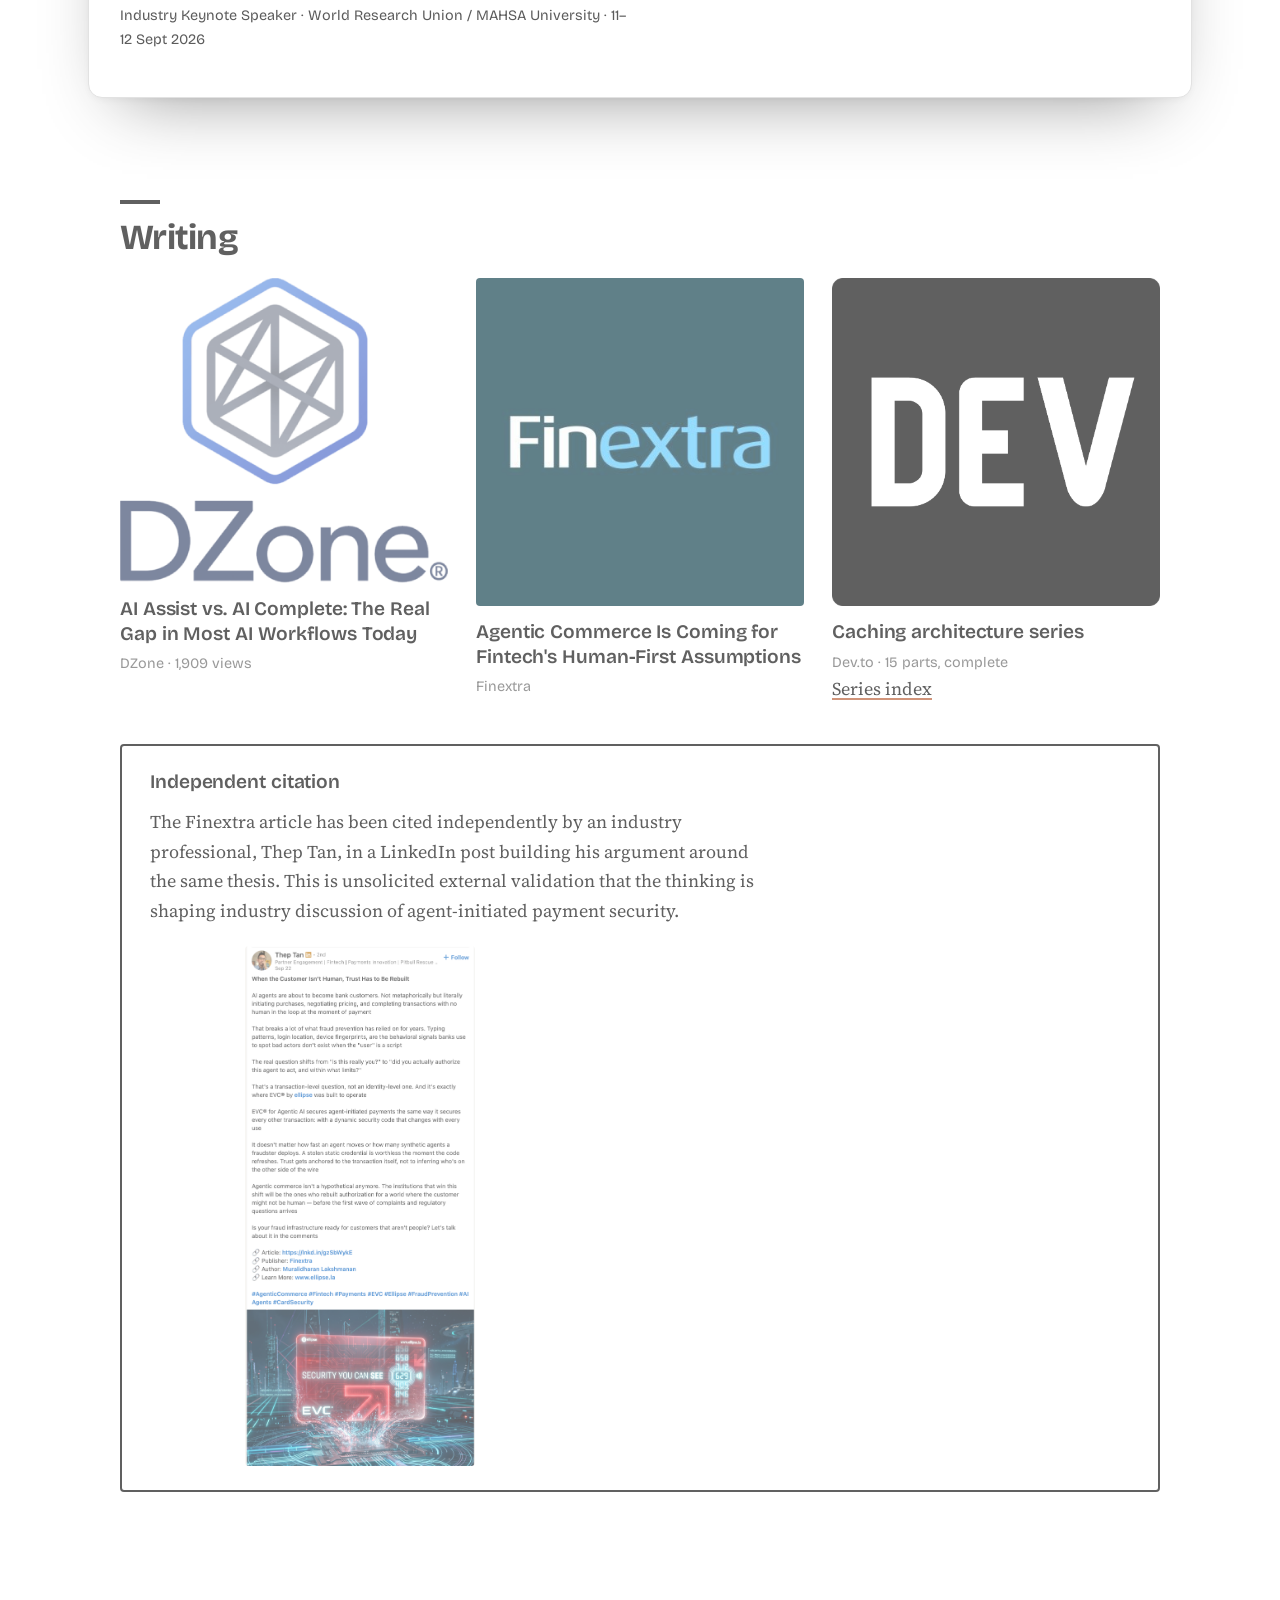
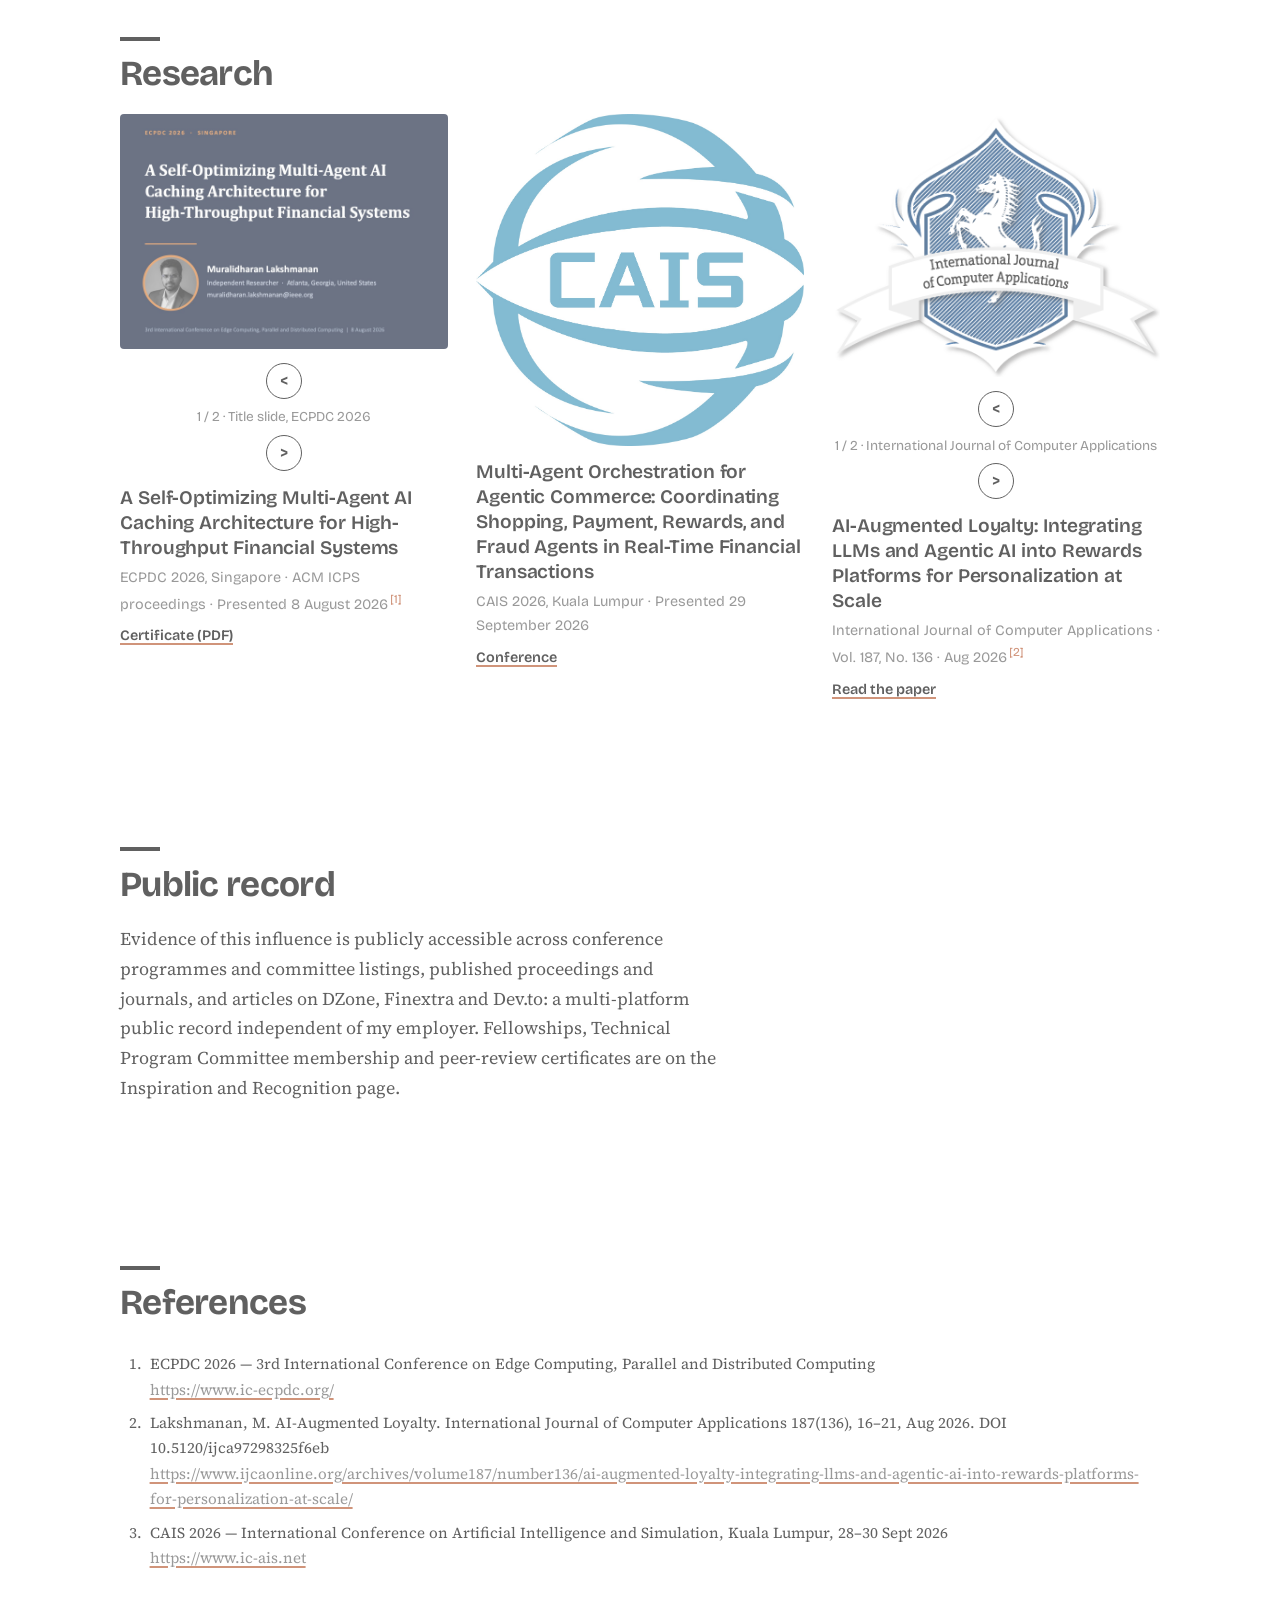
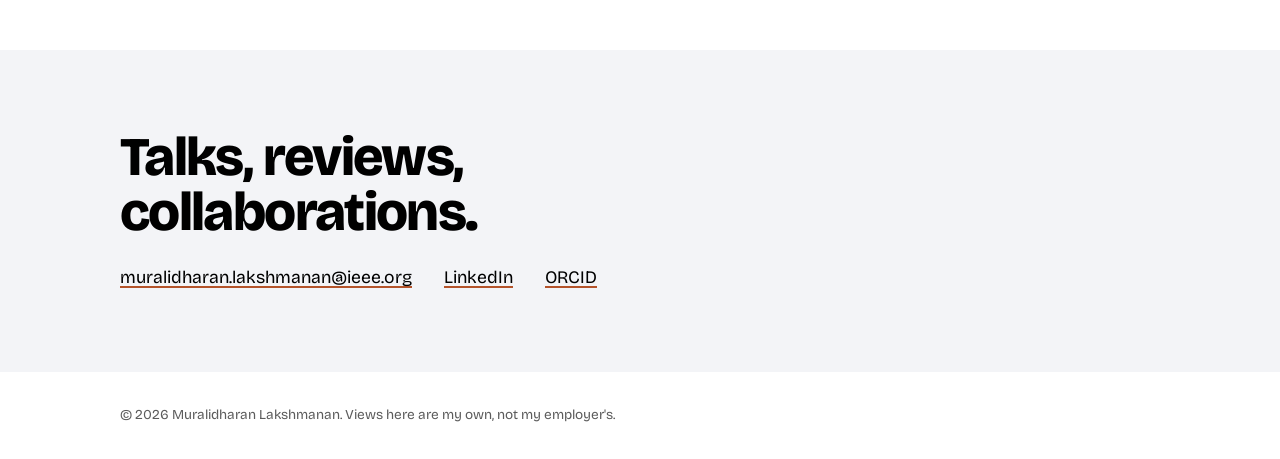
<file: influencer.html>
<!DOCTYPE html>
<html lang="en">
<head>
<meta charset="utf-8">
<meta name="viewport" content="width=device-width, initial-scale=1, viewport-fit=cover">
<title>Public Influencer | Muralidharan Lakshmanan</title>
<meta name="description" content="Muralidharan (Mura) Lakshmanan — solutions architect working on real-time data platforms and agentic AI in financial services.">
<script src="config.js"></script>
<link rel="preconnect" href="https://fonts.googleapis.com"><link rel="preconnect" href="https://fonts.gstatic.com" crossorigin><link href="https://fonts.googleapis.com/css2?family=Bricolage+Grotesque:opsz,wght@12..96,400;12..96,600;12..96,800&family=Source+Serif+4:ital,opsz,wght@0,8..60,400;0,8..60,600;1,8..60,400&display=swap" rel="stylesheet">
<link rel="stylesheet" href="styles.css">
</head>
<body>
<div class="draft-note">Draft mode: dashed boxes and yellow tags mark photos and links still to add. Set DRAFT_MODE to false in config.js before going live.</div><header class="site-head"><div class="wrap"><a class="mark" href="index.html">Mura Lakshmanan</a><button class="menu-btn" aria-expanded="false" aria-controls="tabs">Menu</button><nav class="tabs" id="tabs" aria-label="Pages"><a href="index.html" data-tab="index">Home</a><a href="about.html" data-tab="about">About</a><a href="innovation.html" data-tab="innovation">Invention and Innovation</a><a href="inspiration-recognition.html" data-tab="inspiration-recognition">Inspiration and Recognition</a><a href="consultancy.html" data-tab="consultancy">Consultancy</a><a href="influencer.html" data-tab="influencer" aria-current=page>Public Influencer</a><a href="publications.html" data-tab="publications">Publications</a></nav></div></header>
<main class="wrap"><div class="page-head"><h1>Public Influencer</h1><p>Speaking, writing and academic service beyond a single employer.</p></div><section><h2>Speaking</h2><div class="body"><div class="cards">
<div class="card"><figure class="ph "><img src="images/cis-2026.jpg" alt="Keynote at CIS 2026" loading="lazy"><span class="slot"><b>Add photo</b>images/cis-2026.jpg<br>Photo, keynote announcement or speaker profile</span></figure><h3>The Architecture of Intelligence: Engineering Resilient AI-Native Systems at Enterprise Scale</h3><div class="meta">Keynote Speaker · CIS 2026, NIT Warangal / Soft Computing Research Society</div><p>Covered independently by Zee News.</p><span class="todo">Needed: CIS 2026 / SCRS speaker page URL</span><span class="todo">Needed: Zee News article URL</span></div>
<div class="card"><figure class="ph "><img src="images/zee-news.png" alt="Zee News coverage of CIS 2026" loading="lazy"><span class="slot"><b>Add photo</b>images/zee-news.png<br>Screenshot of the Zee News article</span></figure><h3>Zee News coverage</h3><div class="meta">Independent media coverage of CIS 2026</div></div>
<div class="card"><figure class="ph "><img src="images/icieee-2026.jpg" alt="Speaking at ICIEEE-2026" loading="lazy"><span class="slot"><b>Add photo</b>images/icieee-2026.jpg<br>Photo, speaker card or programme listing</span></figure><h3>ICIEEE-2026</h3><div class="meta">Industry Keynote Speaker · World Research Union / MAHSA University · 11–12 Sept 2026</div><span class="todo">Needed: ICIEEE-2026 programme or speaker listing URL</span></div>
<div class="card"><figure class="ph "><img src="images/collide-2026.jpg" alt="COLLIDE Data & AI Conference panel" loading="lazy"><span class="slot"><b>Add photo</b>images/collide-2026.jpg<br>Panel announcement graphic</span></figure><h3>Agents in the Enterprise: Context, Control, and Reality</h3><div class="meta">Panelist · COLLIDE Data & AI Conference (Data Science Connect), Atlanta · 1 Oct 2026</div><p>Panel with senior data and AI leaders from Honeywell, Zeta Global, Capital One, EXP and AT&T.</p><span class="todo">Needed: event recap or coverage link</span></div>
</div></div></section><section><h2>Writing</h2><div class="body"><div class="cards three">
<div class="card"><figure class="ph "><img src="images/dzone-article.png" alt="DZone article" loading="lazy"><span class="slot"><b>Add photo</b>images/dzone-article.png<br>Screenshot of the DZone article header</span></figure><h3>AI Assist vs. AI Complete: The Real Gap in Most AI Workflows Today</h3><div class="meta">DZone · 1,909 views</div><span class="todo">Needed: URL</span></div>
<div class="card"><figure class="ph "><img src="images/finextra-article.png" alt="Finextra article" loading="lazy"><span class="slot"><b>Add photo</b>images/finextra-article.png<br>Screenshot of the Finextra article header</span></figure><h3>Agentic Commerce Is Coming for Fintech's Human-First Assumptions</h3><div class="meta">Finextra</div><span class="todo">Needed: URL</span></div>
<div class="card"><figure class="ph "><img src="images/devto-series.png" alt="Dev.to caching series" loading="lazy"><span class="slot"><b>Add photo</b>images/devto-series.png<br>Screenshot of the series index</span></figure><h3>Caching architecture series</h3><div class="meta">Dev.to · 15 parts, complete</div><a href="https://dev.to/muralidharan_lakshmanan/series/43106">Series index</a></div>
</div>
<div class="callout" style="margin-top:2.5rem"><h3>Independent citation</h3>
<p style="margin:0">The Finextra article has been cited independently by an industry professional, Thep Tan, in a LinkedIn post building his argument around the same thesis. This is unsolicited external validation that the thinking is shaping industry discussion of agent-initiated payment security.</p>
<div style="margin-top:1.25rem;max-width:420px"><figure class="ph "><img src="images/thep-tan-linkedin.png" alt="LinkedIn post citing the Finextra article" loading="lazy"><span class="slot"><b>Add photo</b>images/thep-tan-linkedin.png<br>Screenshot of Thep Tan's LinkedIn post (save it now)</span></figure></div><span class="todo">Needed: stable link to the LinkedIn post</span></div></div></section><section><h2>Research</h2><div class="body"><div class="cards three">
<div class="card"><div class="carousel"><figure class="ph "><img src="images/ecpdc-2026.jpg" alt="Title slide, ECPDC 2026" loading="lazy"><span class="slot"><b>Add photo</b>images/ecpdc-2026.jpg<br>Title slide</span></figure><figure class="ph "><img src="images/ecpdc-2026-certificate.jpg" alt="Certificate of participation, oral presentation" loading="lazy"><span class="slot"><b>Add photo</b>images/ecpdc-2026-certificate.jpg<br>Presentation certificate</span></figure><div class="cnav"><button type="button" aria-label="Previous photo">&lt;</button><span class="cap" aria-live="polite"></span><button type="button" aria-label="Next photo">&gt;</button></div></div><h3>A Self-Optimizing Multi-Agent AI Caching Architecture for High-Throughput Financial Systems</h3><div class="meta">ECPDC 2026, Singapore · ACM ICPS proceedings · Presented 8 August 2026<sup><a href="#ref-1" aria-label="Reference 1">[1]</a></sup></div><a class="ev" href="files/ecpdc-2026-certificate.pdf">Certificate (PDF)</a> <span class="todo">Needed: DOI / ACM DL link</span></div>
<div class="card"><figure class="ph "><img src="images/cais-2026.jpg" alt="CAIS 2026" loading="lazy"><span class="slot"><b>Add photo</b>images/cais-2026.jpg<br>Acceptance letter, programme or session photo</span></figure><h3>Multi-Agent Orchestration for Agentic Commerce: Coordinating Shopping, Payment, Rewards, and Fraud Agents in Real-Time Financial Transactions</h3><div class="meta">CAIS 2026, Kuala Lumpur · Presented 29 September 2026</div><a class="ev" href="https://www.ic-ais.net">Conference</a> <span class="todo">Needed: paper or proceedings link</span></div>
<div class="card"><div class="carousel"><figure class="ph logo"><img src="images/ijca-paper.png" alt="International Journal of Computer Applications" loading="lazy"><span class="slot"><b>Add photo</b>images/ijca-paper.png<br>Journal logo</span></figure><figure class="ph logo"><img src="images/ijca-article.png" alt="Article listing on IJCA" loading="lazy"><span class="slot"><b>Add photo</b>images/ijca-article.png<br>Article page screenshot</span></figure><div class="cnav"><button type="button" aria-label="Previous photo">&lt;</button><span class="cap" aria-live="polite"></span><button type="button" aria-label="Next photo">&gt;</button></div></div><h3>AI-Augmented Loyalty: Integrating LLMs and Agentic AI into Rewards Platforms for Personalization at Scale</h3><div class="meta">International Journal of Computer Applications · Vol. 187, No. 136 · Aug 2026<sup><a href="#ref-2" aria-label="Reference 2">[2]</a></sup></div><a class="ev" href="https://www.ijcaonline.org/archives/volume187/number136/ai-augmented-loyalty-integrating-llms-and-agentic-ai-into-rewards-platforms-for-personalization-at-scale/">Read the paper</a></div>
</div></div></section><section><h2>Public record</h2><div class="body"><p>Evidence of this influence is publicly accessible across conference programmes and committee listings, published proceedings and journals, and articles on DZone, Finextra and Dev.to: a multi-platform public record independent of my employer. Fellowships, Technical Program Committee membership and peer-review certificates are on the Inspiration and Recognition page.</p></div></section><section id="references"><h2>References</h2><div class="body"><ol class="refs"><li id="ref-1"><span class="t">ECPDC 2026 — 3rd International Conference on Edge Computing, Parallel and Distributed Computing</span><br><a href="https://www.ic-ecpdc.org/">https://www.ic-ecpdc.org/</a></li><li id="ref-2"><span class="t">Lakshmanan, M. AI-Augmented Loyalty. International Journal of Computer Applications 187(136), 16–21, Aug 2026. DOI 10.5120/ijca97298325f6eb</span><br><a href="https://www.ijcaonline.org/archives/volume187/number136/ai-augmented-loyalty-integrating-llms-and-agentic-ai-into-rewards-platforms-for-personalization-at-scale/">https://www.ijcaonline.org/archives/volume187/number136/ai-augmented-loyalty-integrating-llms-and-agentic-ai-into-rewards-platforms-for-personalization-at-scale/</a></li><li id="ref-3"><span class="t">CAIS 2026 — International Conference on Artificial Intelligence and Simulation, Kuala Lumpur, 28–30 Sept 2026</span><br><a href="https://www.ic-ais.net">https://www.ic-ais.net</a></li></ol><ul class=refs style=list-style:none;padding:0><li class="todo">Link needed: CIS 2026 / SCRS speaker page</li><li class="todo">Link needed: Zee News coverage</li><li class="todo">Link needed: ICIEEE-2026 programme</li><li class="todo">Link needed: DZone article</li><li class="todo">Link needed: Finextra article</li><li class="todo">Link needed: Thep Tan LinkedIn post</li><li class="todo">Link needed: ECPDC paper DOI</li><li class="todo">Link needed: CAIS 2026 paper or proceedings link</li></ul></div></section></main>
<div class="contact" id="contact"><div class="wrap"><h2>Talks, reviews, collaborations.</h2><div class="links">
<a href="mailto:muralidharan.lakshmanan@ieee.org">muralidharan.lakshmanan@ieee.org</a><a href="https://www.linkedin.com/in/muralidharan-lakshmanan/">LinkedIn</a><a href="https://orcid.org/0009-0006-0592-5610">ORCID</a></div></div></div>
<div class="wrap"><footer>© 2026 Muralidharan Lakshmanan. Views here are my own, not my employer's.</footer></div>
<script src="site.js"></script>
</body>
</html>
</file>
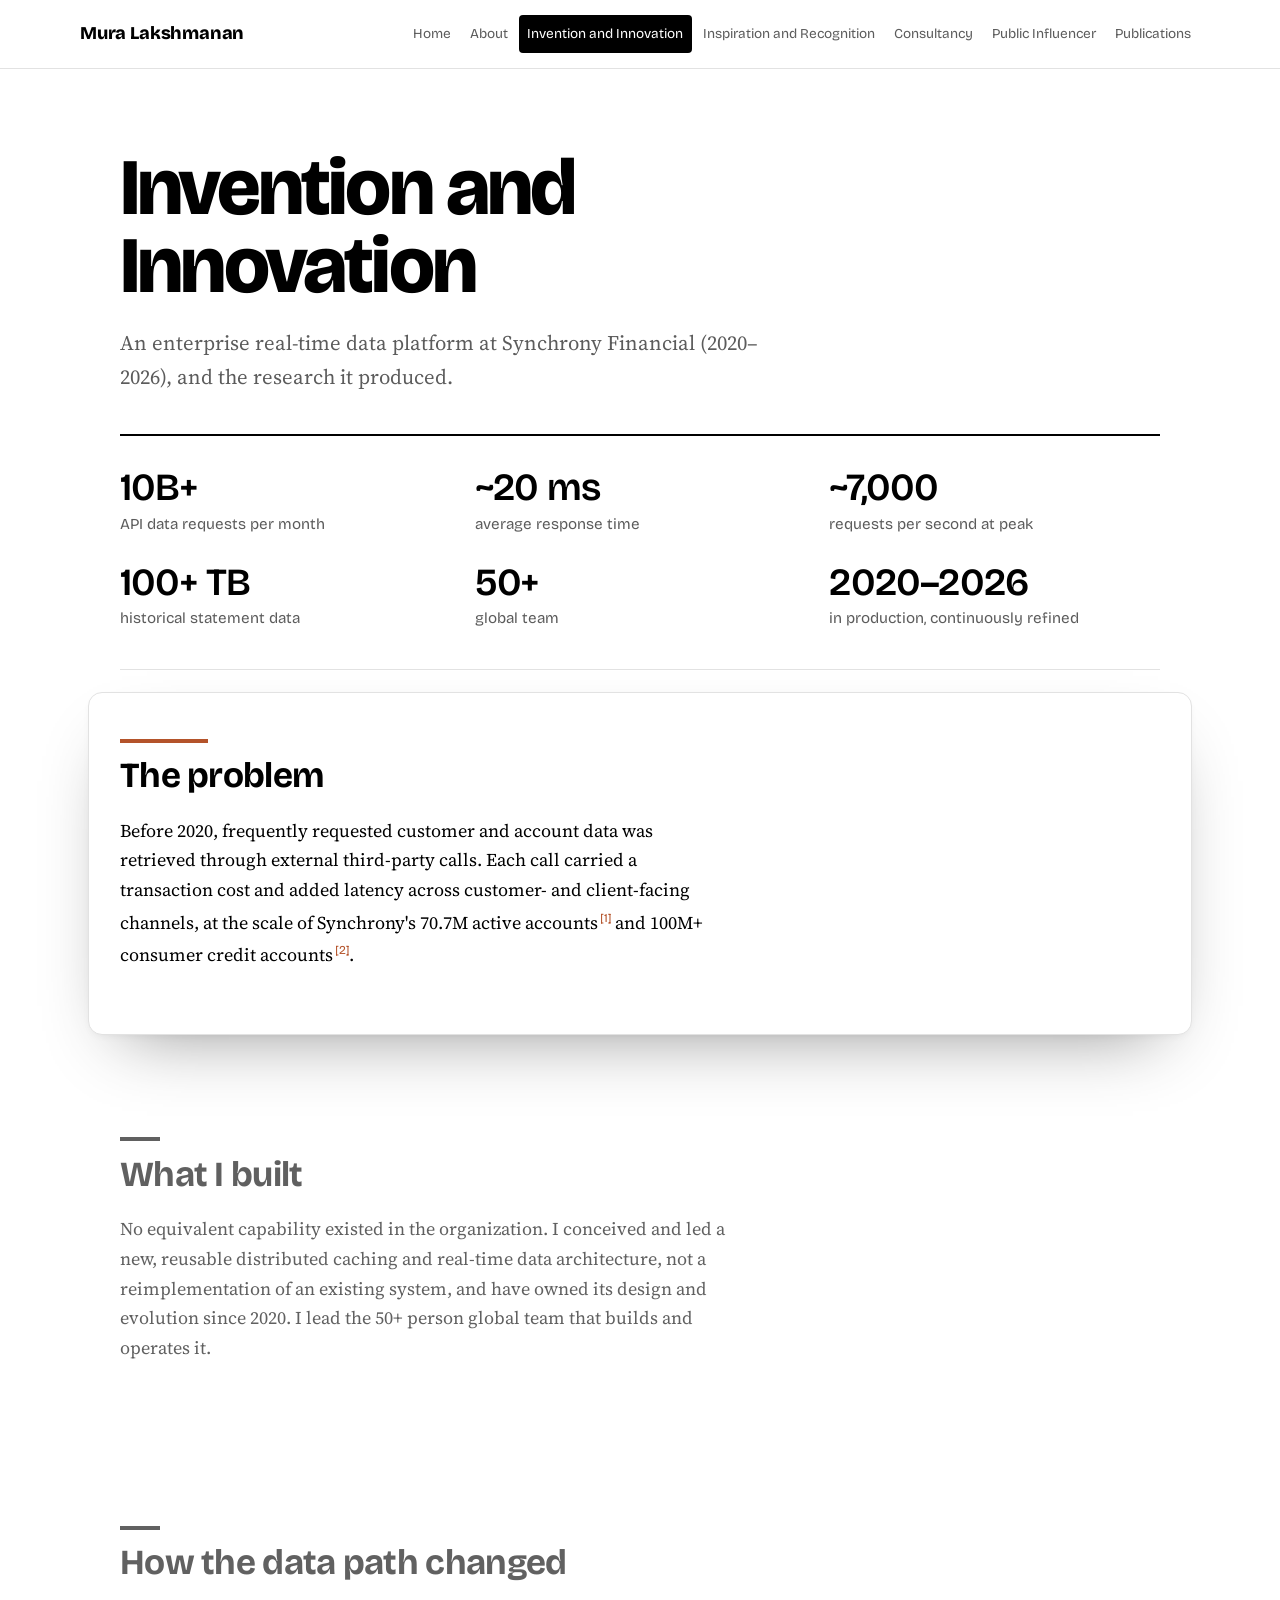
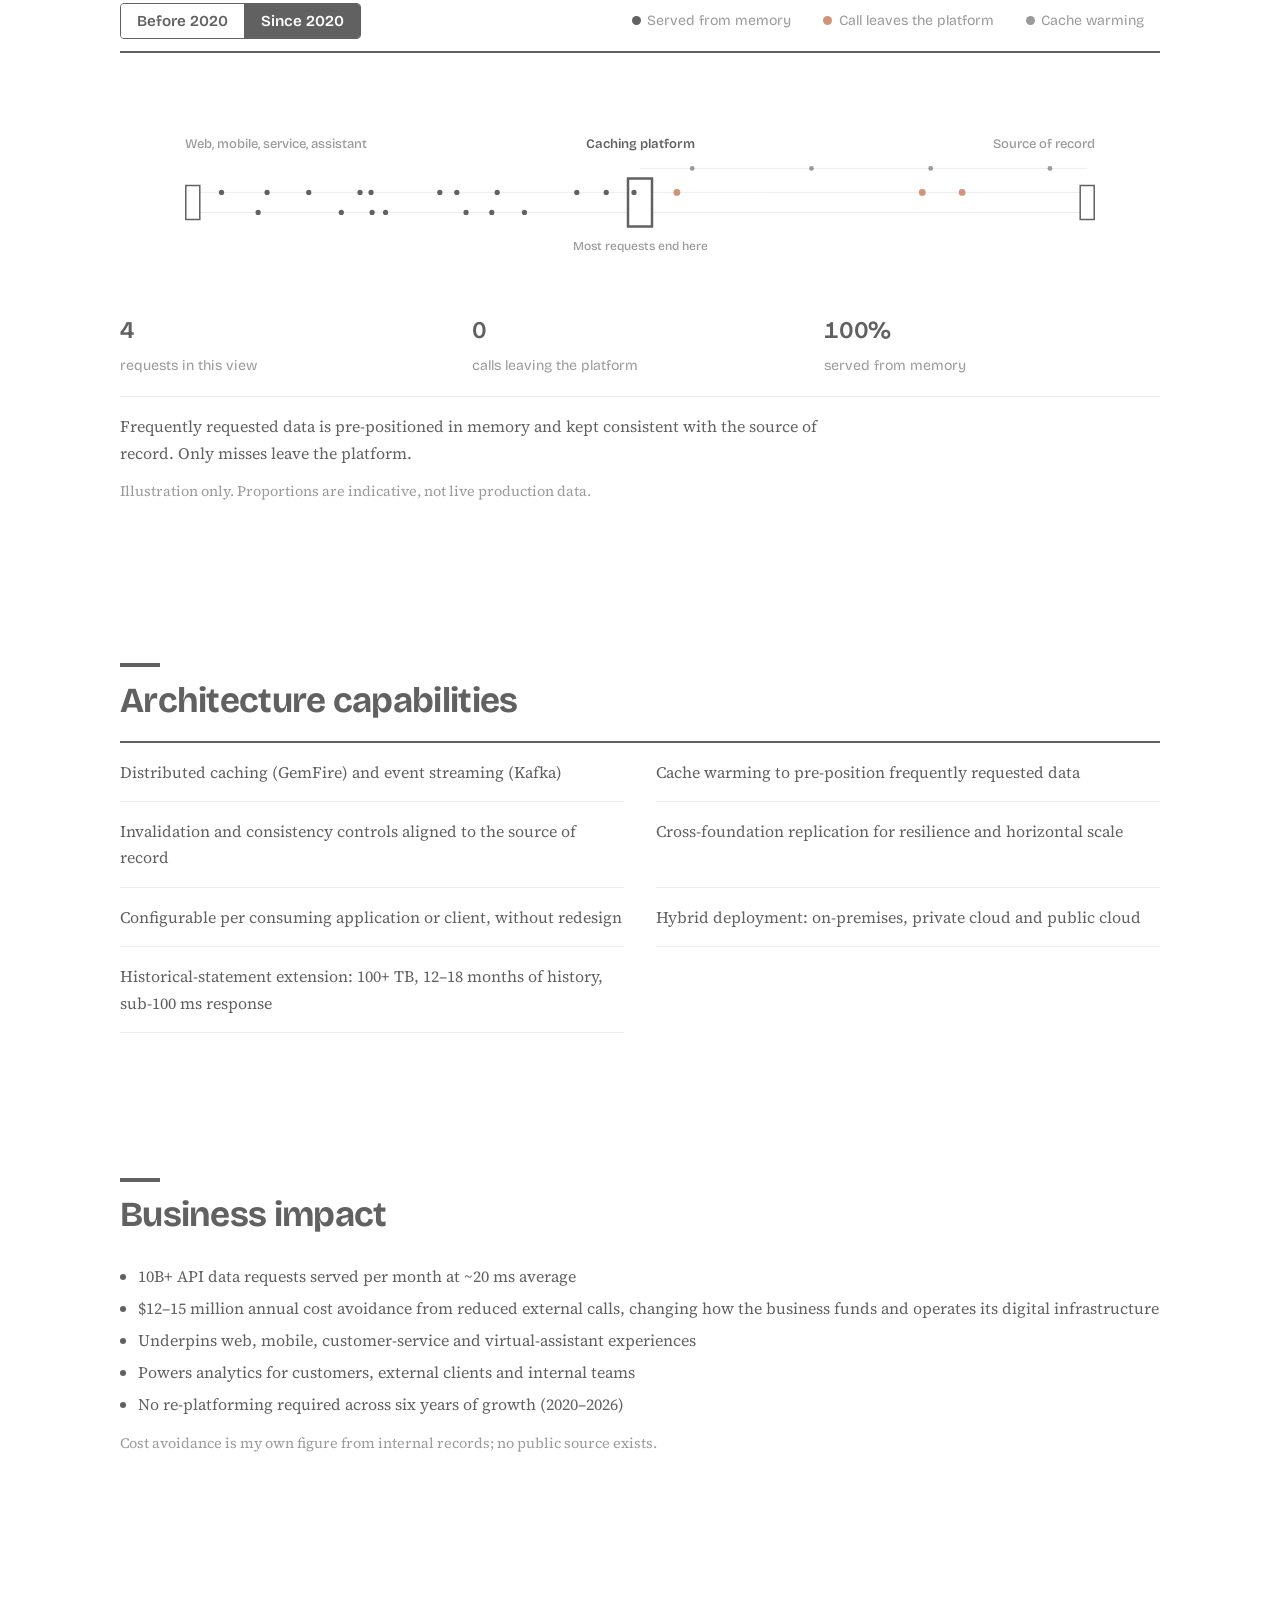
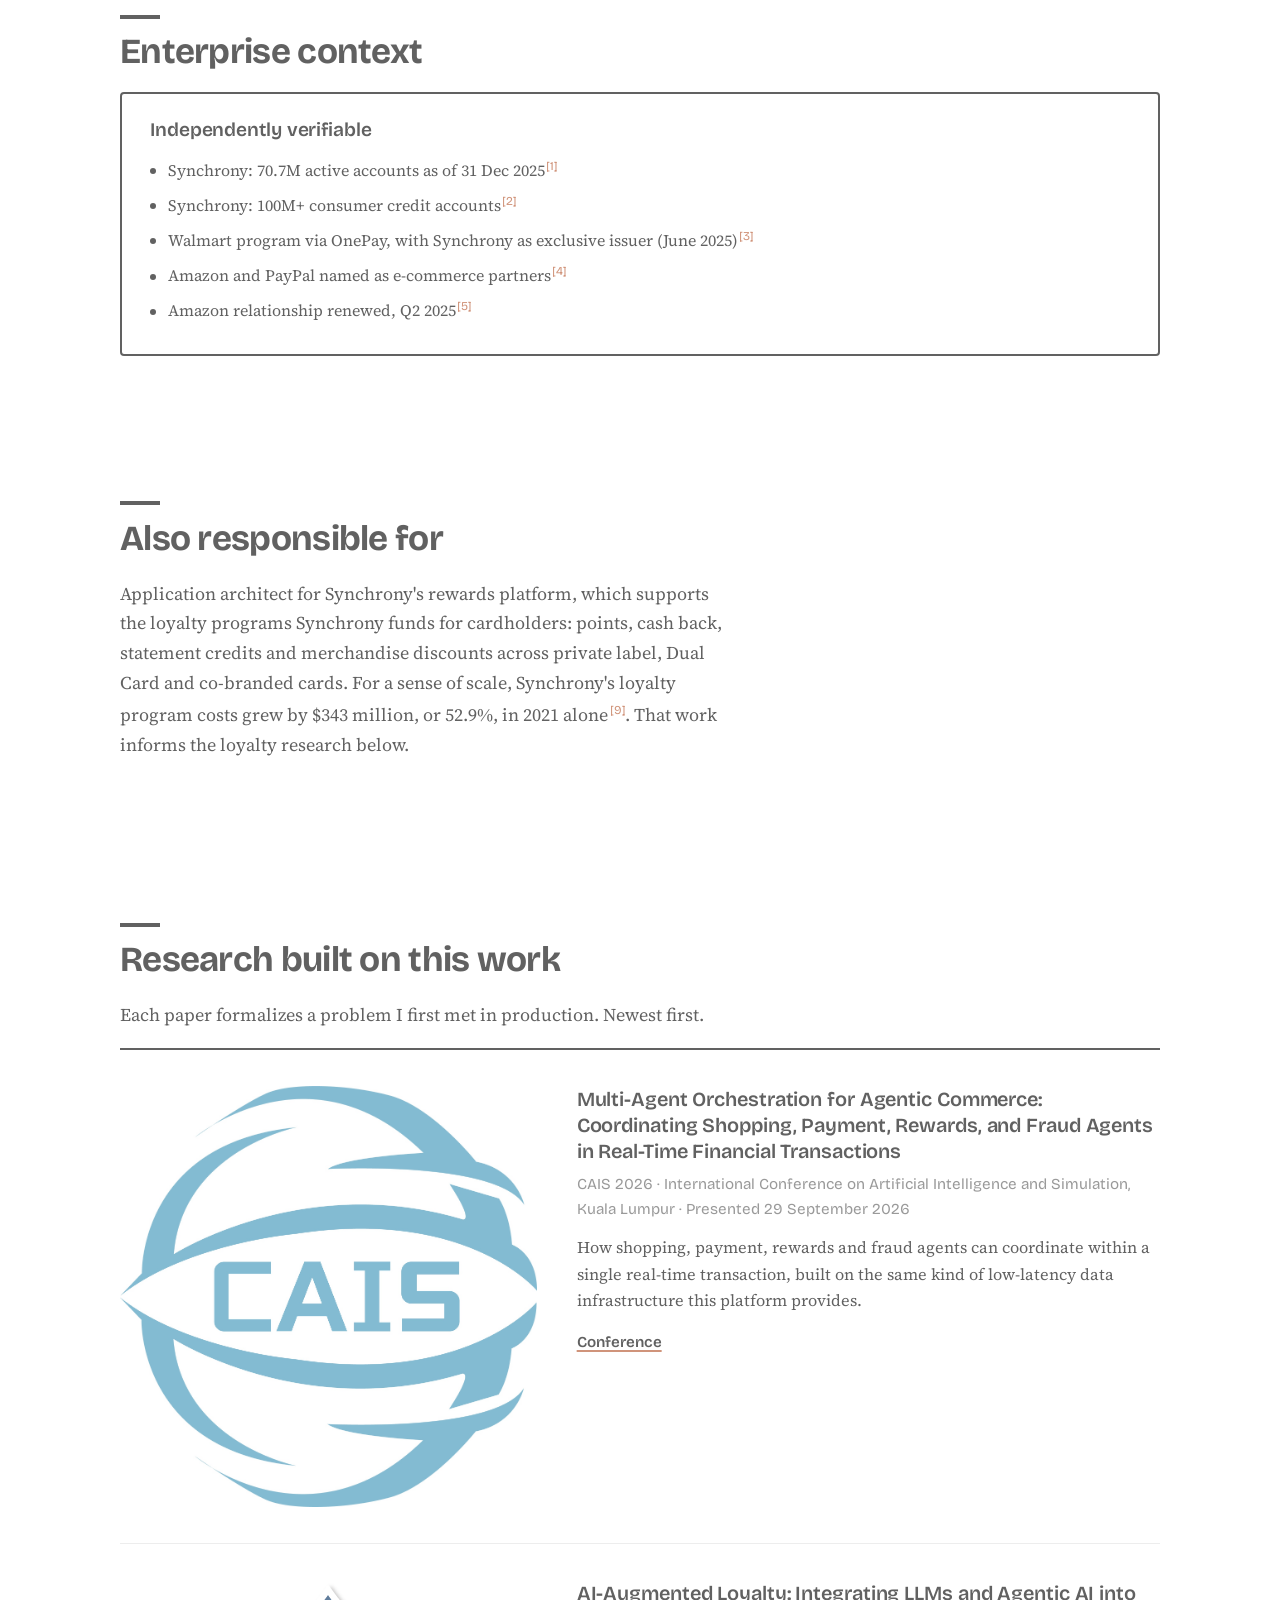
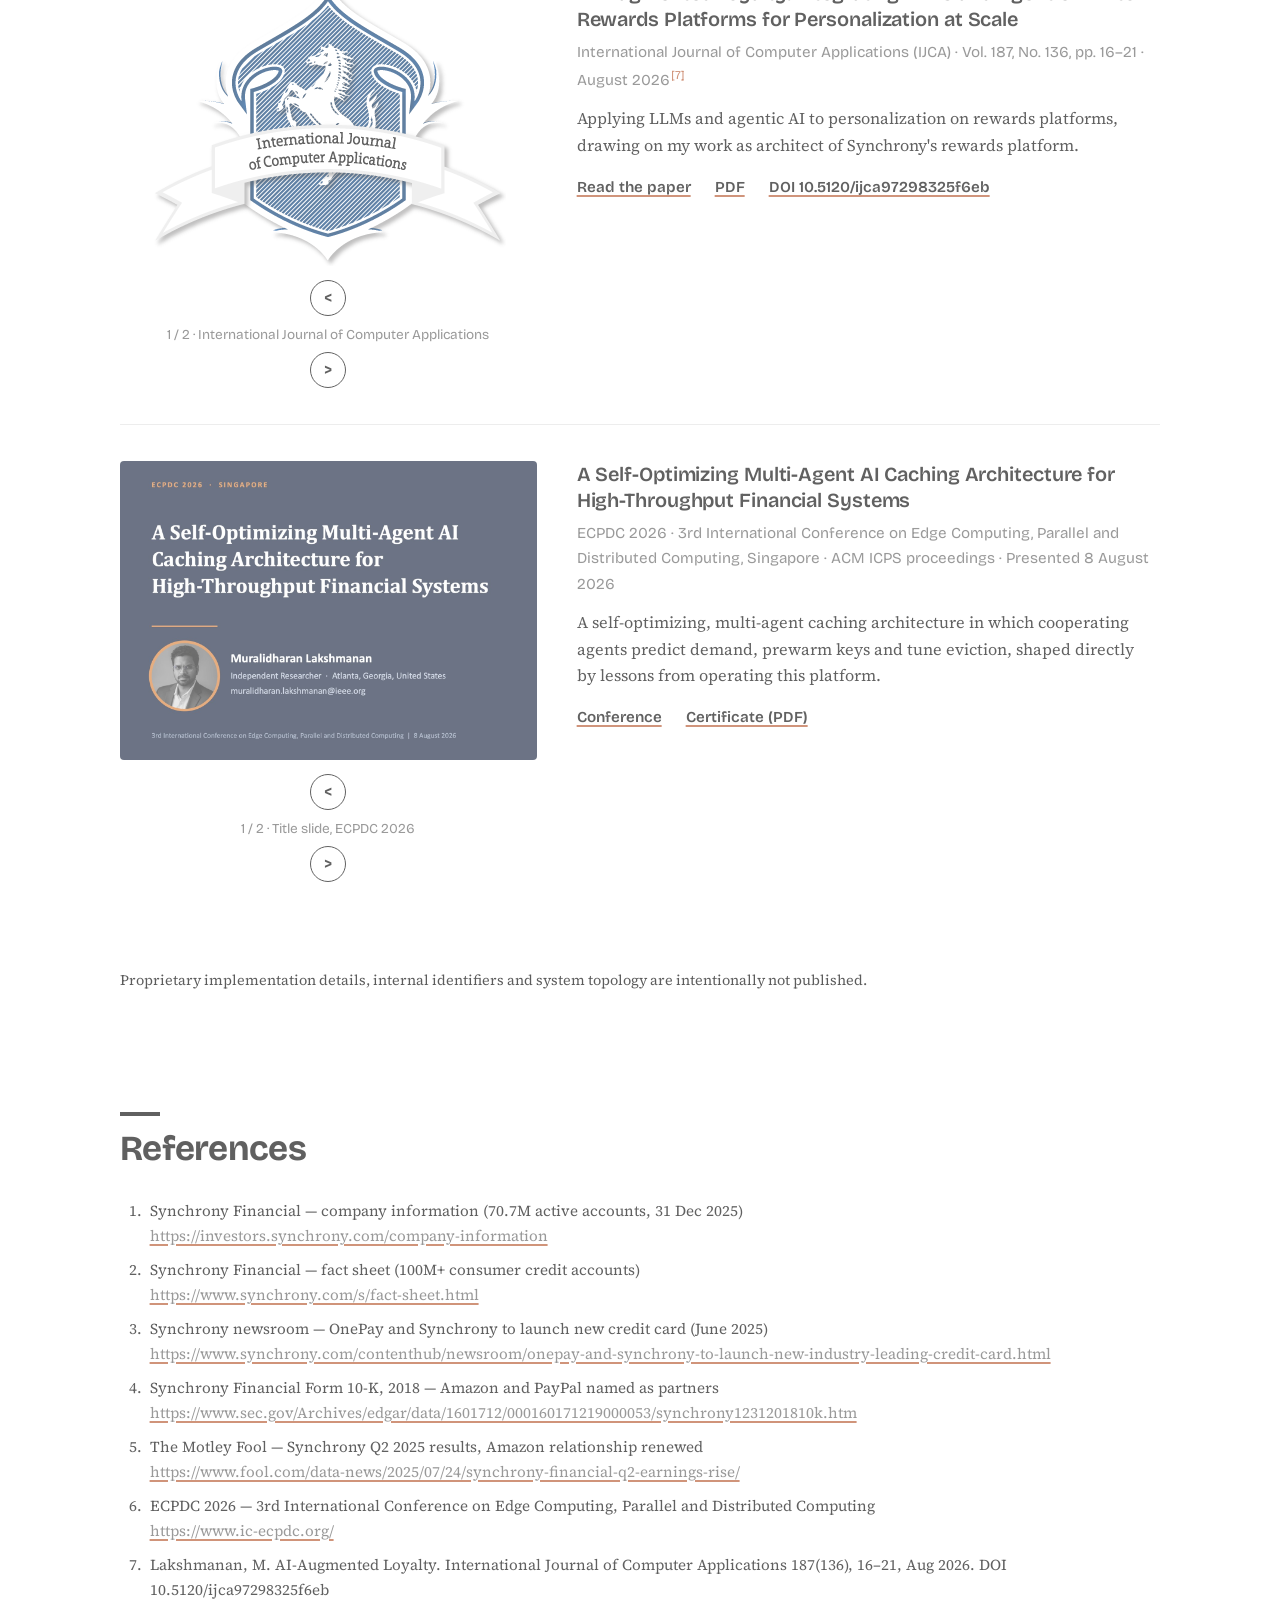
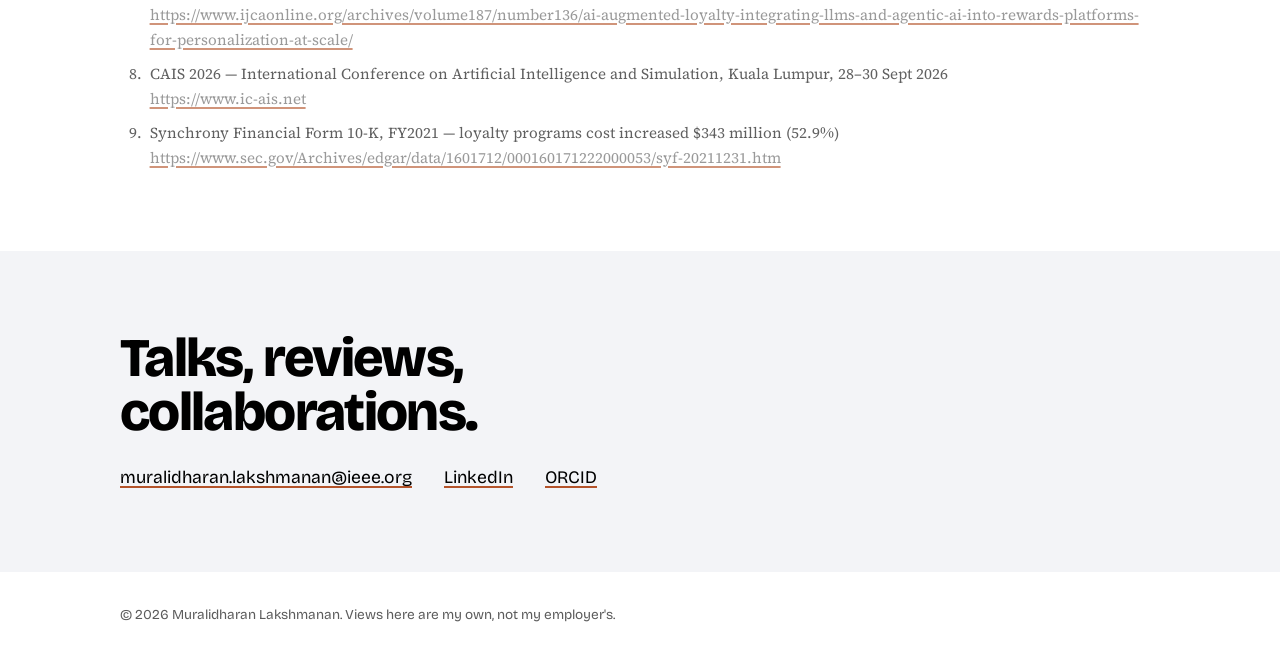
<file: innovation.html>
<!DOCTYPE html>
<html lang="en">
<head>
<meta charset="utf-8">
<meta name="viewport" content="width=device-width, initial-scale=1, viewport-fit=cover">
<title>Invention and Innovation | Muralidharan Lakshmanan</title>
<meta name="description" content="Muralidharan (Mura) Lakshmanan — solutions architect working on real-time data platforms and agentic AI in financial services.">
<script src="config.js"></script>
<link rel="preconnect" href="https://fonts.googleapis.com"><link rel="preconnect" href="https://fonts.gstatic.com" crossorigin><link href="https://fonts.googleapis.com/css2?family=Bricolage+Grotesque:opsz,wght@12..96,400;12..96,600;12..96,800&family=Source+Serif+4:ital,opsz,wght@0,8..60,400;0,8..60,600;1,8..60,400&display=swap" rel="stylesheet">
<link rel="stylesheet" href="styles.css">
</head>
<body>
<div class="draft-note">Draft mode: dashed boxes and yellow tags mark photos and links still to add. Set DRAFT_MODE to false in config.js before going live.</div><header class="site-head"><div class="wrap"><a class="mark" href="index.html">Mura Lakshmanan</a><button class="menu-btn" aria-expanded="false" aria-controls="tabs">Menu</button><nav class="tabs" id="tabs" aria-label="Pages"><a href="index.html" data-tab="index">Home</a><a href="about.html" data-tab="about">About</a><a href="innovation.html" data-tab="innovation" aria-current=page>Invention and Innovation</a><a href="inspiration-recognition.html" data-tab="inspiration-recognition">Inspiration and Recognition</a><a href="consultancy.html" data-tab="consultancy">Consultancy</a><a href="influencer.html" data-tab="influencer">Public Influencer</a><a href="publications.html" data-tab="publications">Publications</a></nav></div></header>
<main class="wrap"><div class="page-head"><h1>Invention and Innovation</h1><p>An enterprise real-time data platform at Synchrony Financial (2020–2026), and the research it produced.</p></div>
<div class="stats">
<div><strong>10B+</strong><span>API data requests per month</span></div>
<div><strong>~20 ms</strong><span>average response time</span></div>
<div><strong>~7,000</strong><span>requests per second at peak</span></div>
<div><strong>100+ TB</strong><span>historical statement data</span></div>
<div><strong>50+</strong><span>global team</span></div>
<div><strong>2020–2026</strong><span>in production, continuously refined</span></div>
</div><section><h2>The problem</h2><div class="body"><p>Before 2020, frequently requested customer and account data was retrieved through external third-party calls. Each call carried a transaction cost and added latency across customer- and client-facing channels, at the scale of Synchrony's 70.7M active accounts<sup><a href="#ref-1" aria-label="Reference 1">[1]</a></sup> and 100M+ consumer credit accounts<sup><a href="#ref-2" aria-label="Reference 2">[2]</a></sup>.</p></div></section><section><h2>What I built</h2><div class="body"><p>No equivalent capability existed in the organization. I conceived and led a new, reusable distributed caching and real-time data architecture, not a reimplementation of an existing system, and have owned its design and evolution since 2020. I lead the 50+ person global team that builds and operates it.</p></div></section><section id="data-path"><h2>How the data path changed</h2><div class="body"><div class="f2-top"><div class="modes" role="group" aria-label="Compare the data path"><button type="button" data-mode="before" aria-pressed="false">Before 2020</button><button type="button" data-mode="after" aria-pressed="true">Since 2020</button></div><div class="f2-legend"><span class="key"><i class="dot"></i>Served from memory</span><span class="key"><i class="dot miss"></i>Call leaves the platform</span><span class="key"><i class="dot warm"></i>Cache warming</span></div></div><figure class="flow2" aria-label="Animated comparison: before 2020 every request went to external third-party providers; since 2020 most requests are served from the caching platform, with cache warming from the source of record"><canvas id="flow2"></canvas><div class="f2-stats"><div><b id="f2-req">0</b><span>requests in this view</span></div><div><b id="f2-ext">0</b><span>calls leaving the platform</span></div><div><b id="f2-mem">—</b><span>served from memory</span></div></div></figure><p id="f2-note"></p><p class="fine">Illustration only. Proportions are indicative, not live production data.</p></div></section><section><h2>Architecture capabilities</h2><div class="body"><ul class="caps">
<li>Distributed caching (GemFire) and event streaming (Kafka)</li>
<li>Cache warming to pre-position frequently requested data</li>
<li>Invalidation and consistency controls aligned to the source of record</li>
<li>Cross-foundation replication for resilience and horizontal scale</li>
<li>Configurable per consuming application or client, without redesign</li>
<li>Hybrid deployment: on-premises, private cloud and public cloud</li>
<li>Historical-statement extension: 100+ TB, 12–18 months of history, sub-100 ms response</li>
</ul></div></section><section><h2>Business impact</h2><div class="body"><ul class="plain">
<li>10B+ API data requests served per month at ~20 ms average</li>
<li>$12–15 million annual cost avoidance from reduced external calls, changing how the business funds and operates its digital infrastructure</li>
<li>Underpins web, mobile, customer-service and virtual-assistant experiences</li>
<li>Powers analytics for customers, external clients and internal teams</li>
<li>No re-platforming required across six years of growth (2020–2026)</li>
</ul><p class="fine">Cost avoidance is my own figure from internal records; no public source exists.</p></div></section><section><h2>Enterprise context</h2><div class="body"><div class="callout"><h3>Independently verifiable</h3><ul>
<li>Synchrony: 70.7M active accounts as of 31 Dec 2025<sup><a href="#ref-1" aria-label="Reference 1">[1]</a></sup></li>
<li>Synchrony: 100M+ consumer credit accounts<sup><a href="#ref-2" aria-label="Reference 2">[2]</a></sup></li>
<li>Walmart program via OnePay, with Synchrony as exclusive issuer (June 2025)<sup><a href="#ref-3" aria-label="Reference 3">[3]</a></sup></li>
<li>Amazon and PayPal named as e-commerce partners<sup><a href="#ref-4" aria-label="Reference 4">[4]</a></sup></li>
<li>Amazon relationship renewed, Q2 2025<sup><a href="#ref-5" aria-label="Reference 5">[5]</a></sup></li></ul></div></div></section><section><h2>Also responsible for</h2><div class="body"><p>Application architect for Synchrony's rewards platform, which supports the loyalty programs Synchrony funds for cardholders: points, cash back, statement credits and merchandise discounts across private label, Dual Card and co-branded cards. For a sense of scale, Synchrony's loyalty program costs grew by $343 million, or 52.9%, in 2021 alone<sup><a href="#ref-9" aria-label="Reference 9">[9]</a></sup>. That work informs the loyalty research below.</p></div></section><section class="wide" id="research"><h2>Research built on this work</h2><div class="body">
<p>Each paper formalizes a problem I first met in production. Newest first.</p>
<ol class="papers">
<li class="paper"><figure class="ph "><img src="images/cais-2026.jpg" alt="Presenting at CAIS 2026" loading="lazy"><span class="slot"><b>Add photo</b>images/cais-2026.jpg<br>Session photo, presenter slide or certificate</span></figure><div><h3>Multi-Agent Orchestration for Agentic Commerce: Coordinating Shopping, Payment, Rewards, and Fraud Agents in Real-Time Financial Transactions</h3><div class="meta">CAIS 2026 · International Conference on Artificial Intelligence and Simulation, Kuala Lumpur · Presented 29 September 2026</div><p>How shopping, payment, rewards and fraud agents can coordinate within a single real-time transaction, built on the same kind of low-latency data infrastructure this platform provides.</p><div class="plinks"><a href="https://www.ic-ais.net">Conference</a><span class="todo">Needed: paper link</span></div></div></li>
<li class="paper"><div class="carousel"><figure class="ph logo"><img src="images/ijca-paper.png" alt="International Journal of Computer Applications" loading="lazy"><span class="slot"><b>Add photo</b>images/ijca-paper.png<br>Journal logo</span></figure><figure class="ph logo"><img src="images/ijca-article.png" alt="Article listing on IJCA" loading="lazy"><span class="slot"><b>Add photo</b>images/ijca-article.png<br>Article page screenshot</span></figure><div class="cnav"><button type="button" aria-label="Previous photo">&lt;</button><span class="cap" aria-live="polite"></span><button type="button" aria-label="Next photo">&gt;</button></div></div><div><h3>AI-Augmented Loyalty: Integrating LLMs and Agentic AI into Rewards Platforms for Personalization at Scale</h3><div class="meta">International Journal of Computer Applications (IJCA) · Vol. 187, No. 136, pp. 16–21 · August 2026<sup><a href="#ref-7" aria-label="Reference 7">[7]</a></sup></div><p>Applying LLMs and agentic AI to personalization on rewards platforms, drawing on my work as architect of Synchrony's rewards platform.</p><div class="plinks"><a href="https://www.ijcaonline.org/archives/volume187/number136/ai-augmented-loyalty-integrating-llms-and-agentic-ai-into-rewards-platforms-for-personalization-at-scale/">Read the paper</a><a href="https://ijcaonline.org/archives/volume187/number136/lakshmanan-ijca-2026-97298325f6eb.pdf">PDF</a><a href="https://doi.org/10.5120/ijca97298325f6eb">DOI 10.5120/ijca97298325f6eb</a></div></div></li>
<li class="paper"><div class="carousel"><figure class="ph "><img src="images/ecpdc-2026.jpg" alt="Title slide, ECPDC 2026" loading="lazy"><span class="slot"><b>Add photo</b>images/ecpdc-2026.jpg<br>Title slide</span></figure><figure class="ph "><img src="images/ecpdc-2026-certificate.jpg" alt="Certificate of participation, oral presentation" loading="lazy"><span class="slot"><b>Add photo</b>images/ecpdc-2026-certificate.jpg<br>Presentation certificate</span></figure><div class="cnav"><button type="button" aria-label="Previous photo">&lt;</button><span class="cap" aria-live="polite"></span><button type="button" aria-label="Next photo">&gt;</button></div></div><div><h3>A Self-Optimizing Multi-Agent AI Caching Architecture for High-Throughput Financial Systems</h3><div class="meta">ECPDC 2026 · 3rd International Conference on Edge Computing, Parallel and Distributed Computing, Singapore · ACM ICPS proceedings · Presented 8 August 2026</div><p>A self-optimizing, multi-agent caching architecture in which cooperating agents predict demand, prewarm keys and tune eviction, shaped directly by lessons from operating this platform.</p><div class="plinks"><a href="https://www.ic-ecpdc.org/">Conference</a><a href="files/ecpdc-2026-certificate.pdf">Certificate (PDF)</a><span class="todo">Needed: DOI / ACM Digital Library link</span></div></div></li>
</ol></div></section><p class="fine" style="padding:0 0 2rem">Proprietary implementation details, internal identifiers and system topology are intentionally not published.</p><section id="references"><h2>References</h2><div class="body"><ol class="refs"><li id="ref-1"><span class="t">Synchrony Financial — company information (70.7M active accounts, 31 Dec 2025)</span><br><a href="https://investors.synchrony.com/company-information">https://investors.synchrony.com/company-information</a></li><li id="ref-2"><span class="t">Synchrony Financial — fact sheet (100M+ consumer credit accounts)</span><br><a href="https://www.synchrony.com/s/fact-sheet.html">https://www.synchrony.com/s/fact-sheet.html</a></li><li id="ref-3"><span class="t">Synchrony newsroom — OnePay and Synchrony to launch new credit card (June 2025)</span><br><a href="https://www.synchrony.com/contenthub/newsroom/onepay-and-synchrony-to-launch-new-industry-leading-credit-card.html">https://www.synchrony.com/contenthub/newsroom/onepay-and-synchrony-to-launch-new-industry-leading-credit-card.html</a></li><li id="ref-4"><span class="t">Synchrony Financial Form 10-K, 2018 — Amazon and PayPal named as partners</span><br><a href="https://www.sec.gov/Archives/edgar/data/1601712/000160171219000053/synchrony1231201810k.htm">https://www.sec.gov/Archives/edgar/data/1601712/000160171219000053/synchrony1231201810k.htm</a></li><li id="ref-5"><span class="t">The Motley Fool — Synchrony Q2 2025 results, Amazon relationship renewed</span><br><a href="https://www.fool.com/data-news/2025/07/24/synchrony-financial-q2-earnings-rise/">https://www.fool.com/data-news/2025/07/24/synchrony-financial-q2-earnings-rise/</a></li><li id="ref-6"><span class="t">ECPDC 2026 — 3rd International Conference on Edge Computing, Parallel and Distributed Computing</span><br><a href="https://www.ic-ecpdc.org/">https://www.ic-ecpdc.org/</a></li><li id="ref-7"><span class="t">Lakshmanan, M. AI-Augmented Loyalty. International Journal of Computer Applications 187(136), 16–21, Aug 2026. DOI 10.5120/ijca97298325f6eb</span><br><a href="https://www.ijcaonline.org/archives/volume187/number136/ai-augmented-loyalty-integrating-llms-and-agentic-ai-into-rewards-platforms-for-personalization-at-scale/">https://www.ijcaonline.org/archives/volume187/number136/ai-augmented-loyalty-integrating-llms-and-agentic-ai-into-rewards-platforms-for-personalization-at-scale/</a></li><li id="ref-8"><span class="t">CAIS 2026 — International Conference on Artificial Intelligence and Simulation, Kuala Lumpur, 28–30 Sept 2026</span><br><a href="https://www.ic-ais.net">https://www.ic-ais.net</a></li><li id="ref-9"><span class="t">Synchrony Financial Form 10-K, FY2021 — loyalty programs cost increased $343 million (52.9%)</span><br><a href="https://www.sec.gov/Archives/edgar/data/1601712/000160171222000053/syf-20211231.htm">https://www.sec.gov/Archives/edgar/data/1601712/000160171222000053/syf-20211231.htm</a></li></ol><ul class=refs style=list-style:none;padding:0><li class="todo">Link needed: ECPDC 2026 paper DOI / ACM Digital Library link</li><li class="todo">Link needed: CAIS 2026 paper or proceedings link</li></ul></div></section></main>
<div class="contact" id="contact"><div class="wrap"><h2>Talks, reviews, collaborations.</h2><div class="links">
<a href="mailto:muralidharan.lakshmanan@ieee.org">muralidharan.lakshmanan@ieee.org</a><a href="https://www.linkedin.com/in/muralidharan-lakshmanan/">LinkedIn</a><a href="https://orcid.org/0009-0006-0592-5610">ORCID</a></div></div></div>
<div class="wrap"><footer>© 2026 Muralidharan Lakshmanan. Views here are my own, not my employer's.</footer></div>
<script src="site.js"></script>
</body>
</html>
</file>
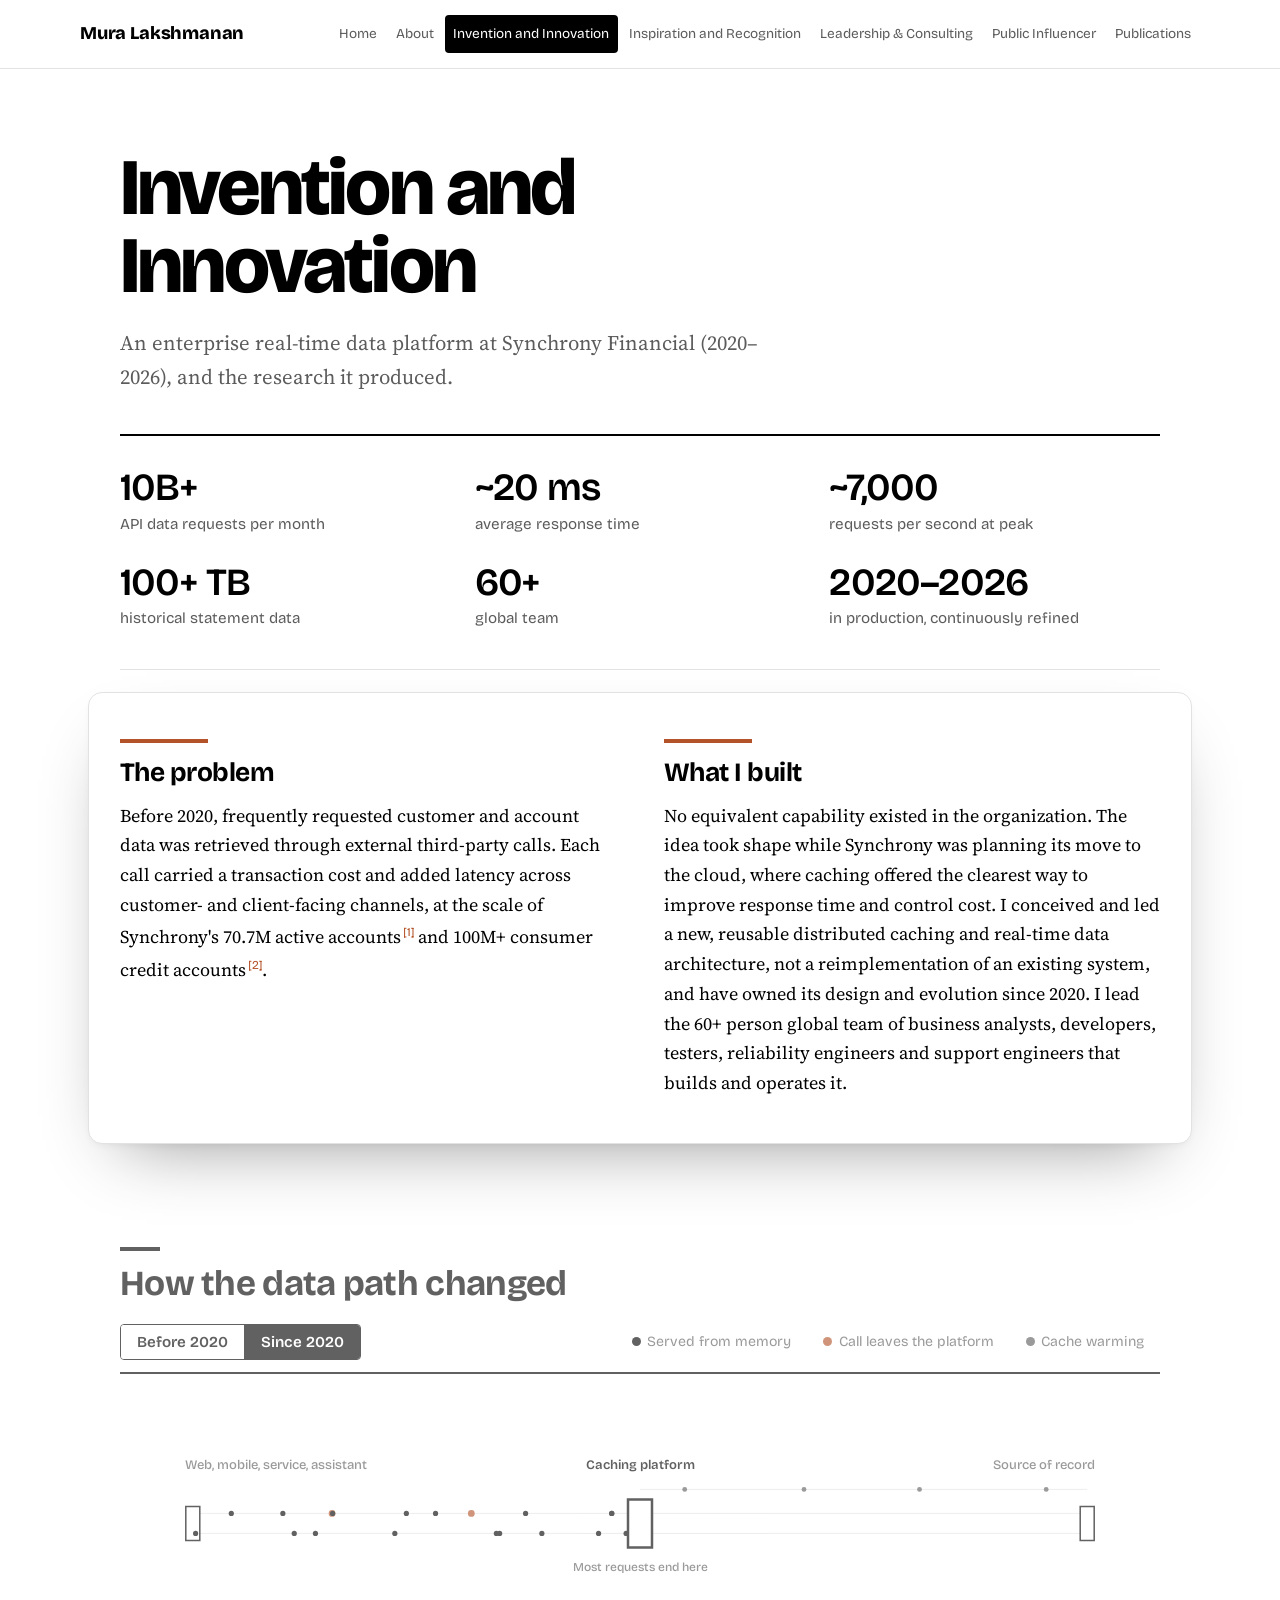
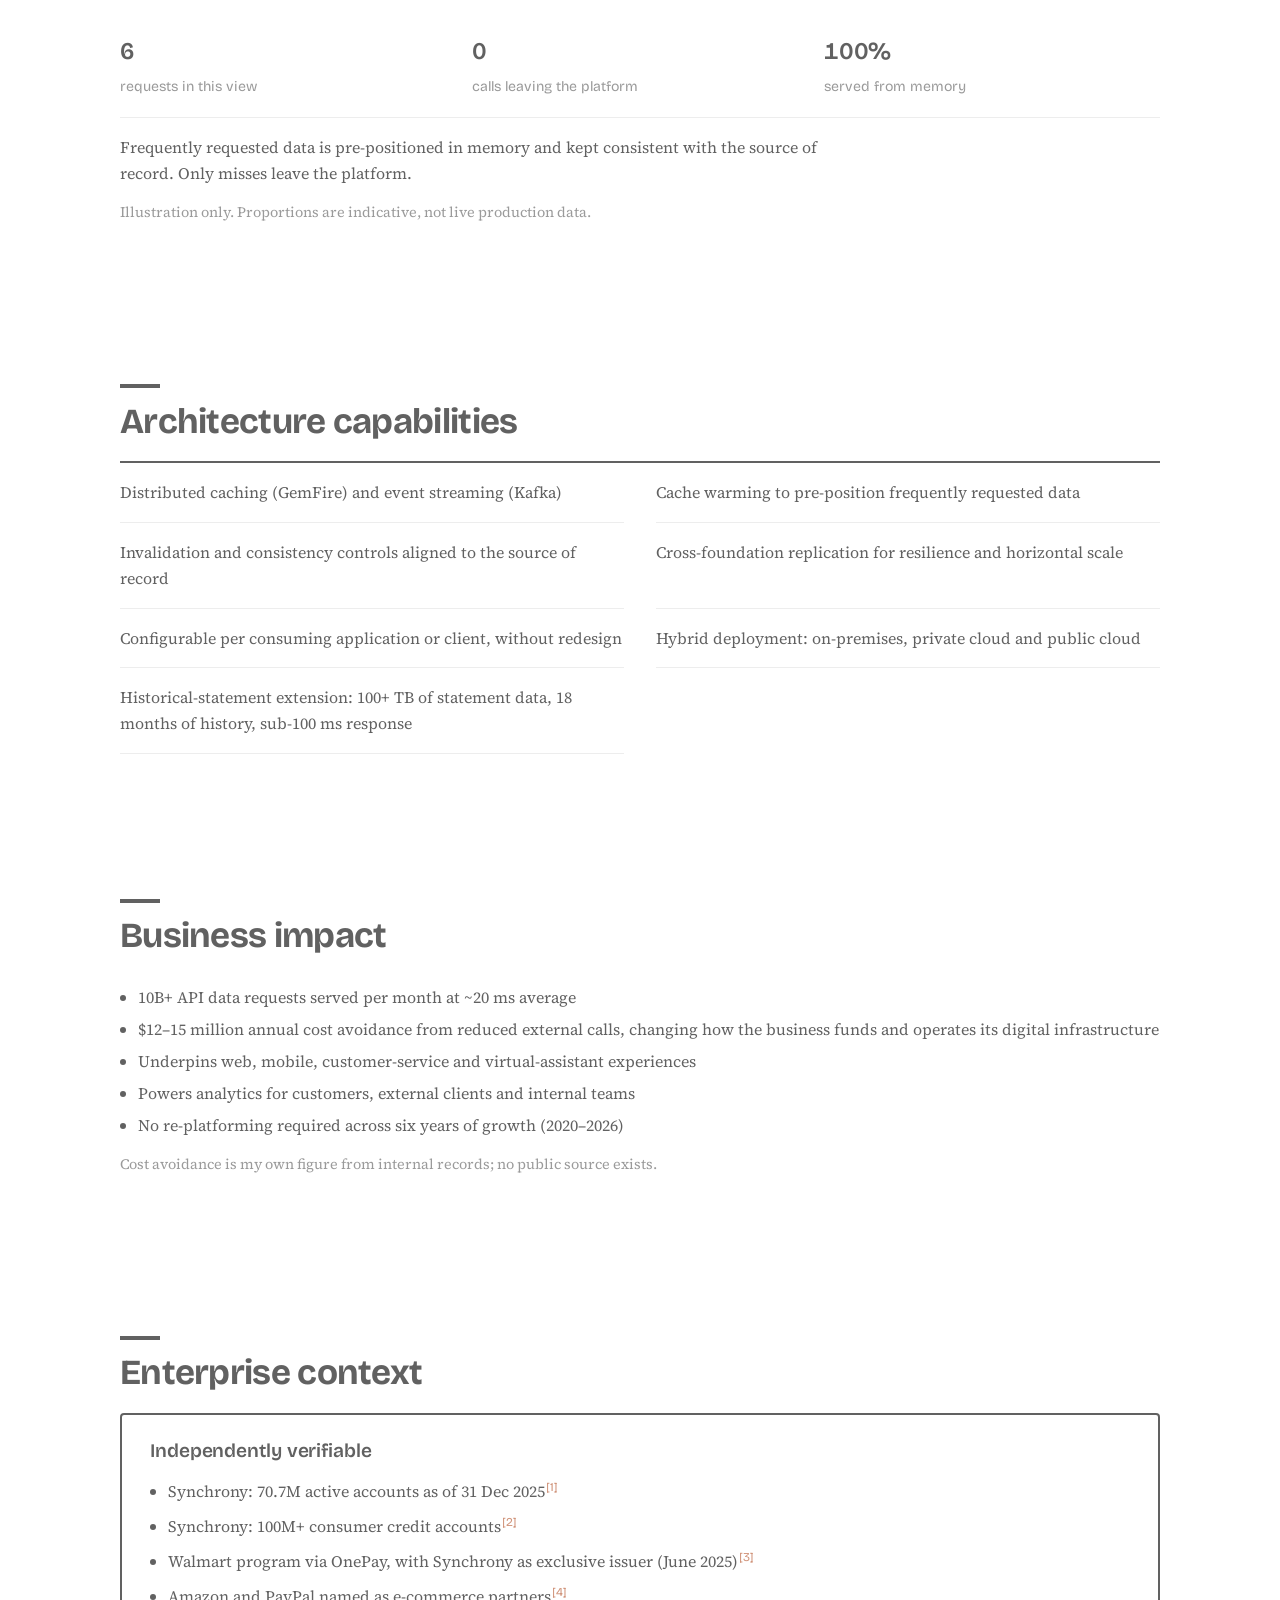
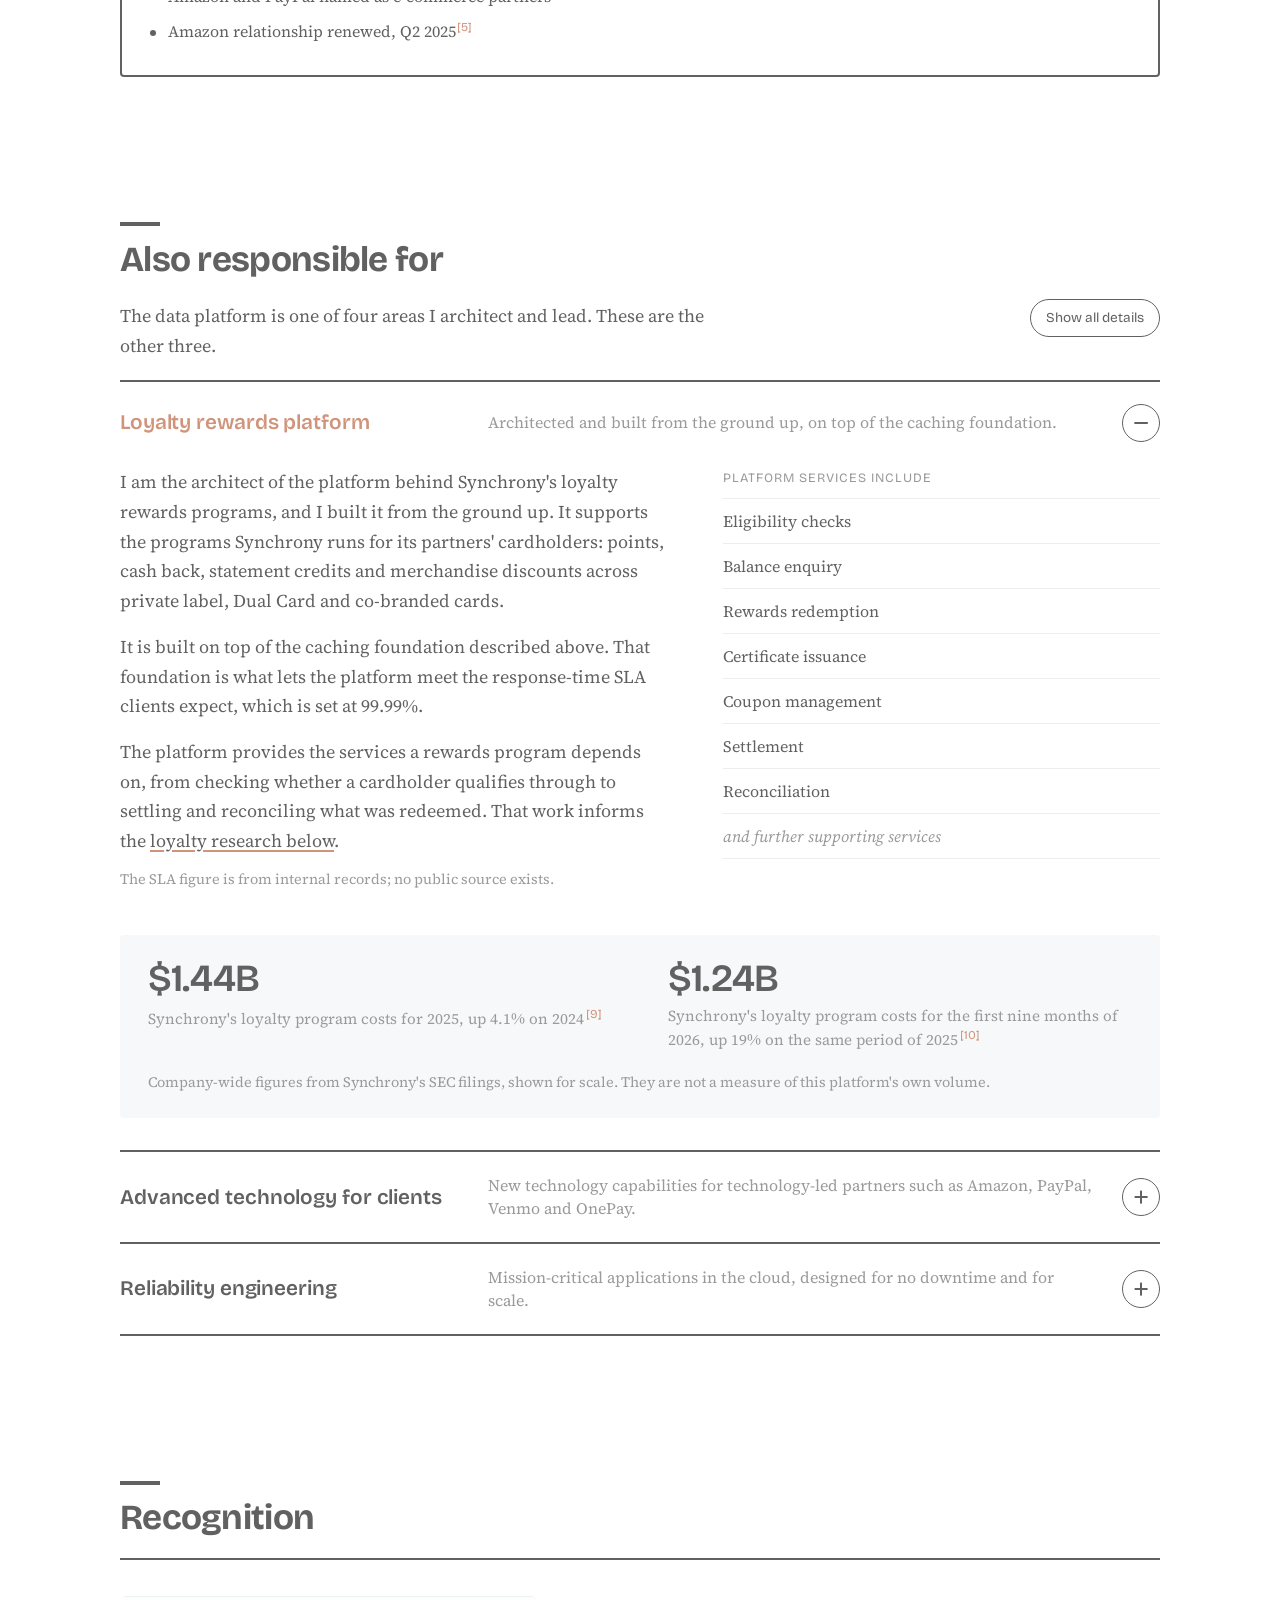
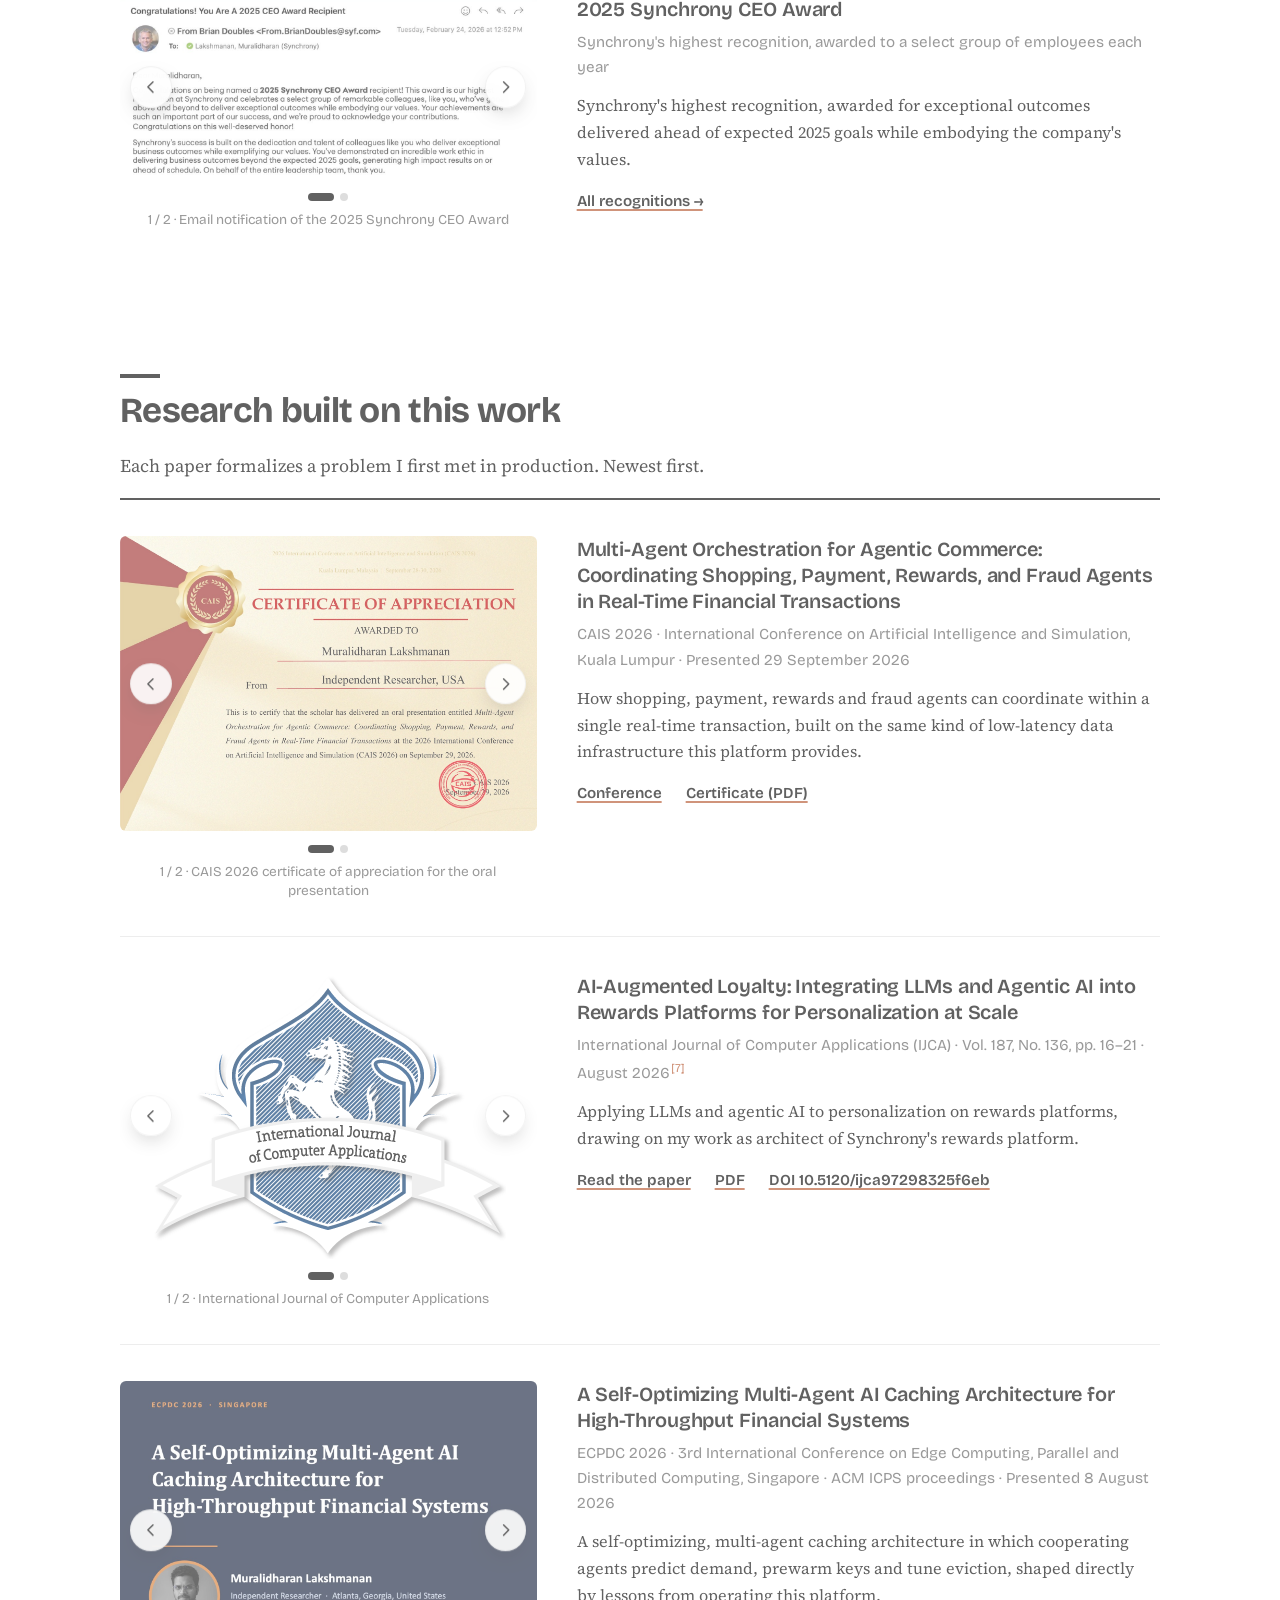
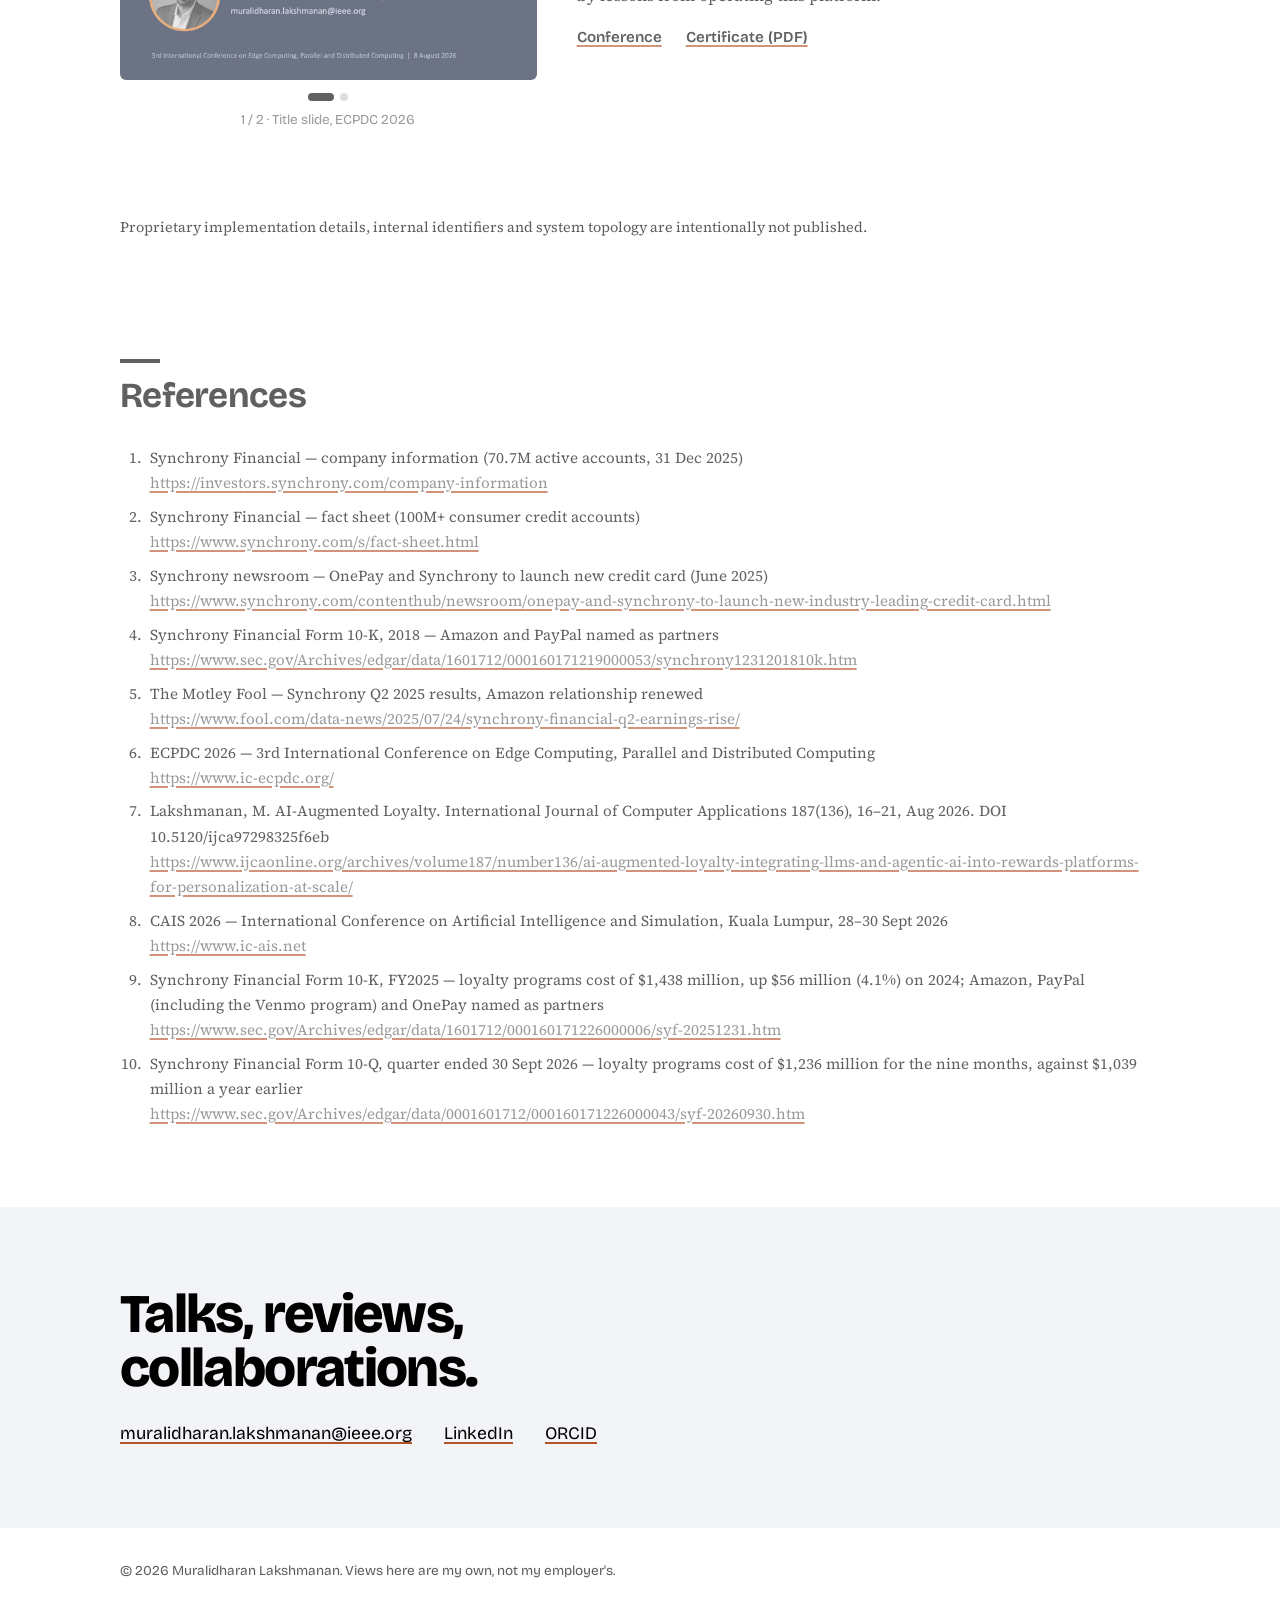
<file: invention-and-innovation.html>
<!DOCTYPE html>
<html lang="en">
<head>
<meta charset="utf-8">
<meta name="viewport" content="width=device-width, initial-scale=1, viewport-fit=cover">
<title>Invention and Innovation | Muralidharan Lakshmanan</title>
<meta name="description" content="Muralidharan (Mura) Lakshmanan — solutions architect working on real-time data platforms and agentic AI in financial services.">
<script src="config.js?v=20261117112719"></script>
<link rel="preconnect" href="https://fonts.googleapis.com"><link rel="preconnect" href="https://fonts.gstatic.com" crossorigin><link href="https://fonts.googleapis.com/css2?family=Bricolage+Grotesque:opsz,wght@12..96,400;12..96,600;12..96,800&family=Source+Serif+4:ital,opsz,wght@0,8..60,400;0,8..60,600;1,8..60,400&display=swap" rel="stylesheet">
<link rel="stylesheet" href="styles.css?v=20261117112719">
</head>
<body>
<div class="draft-note">Draft mode: dashed boxes and yellow tags mark photos and links still to add. Set DRAFT_MODE to false in config.js before going live.</div><header class="site-head"><div class="wrap"><a class="mark" href="index.html">Mura Lakshmanan</a><button class="menu-btn" aria-expanded="false" aria-controls="tabs">Menu</button><nav class="tabs" id="tabs" aria-label="Pages"><a href="index.html" data-tab="index">Home</a><a href="about.html" data-tab="about">About</a><a href="invention-and-innovation.html" data-tab="invention-and-innovation" aria-current=page>Invention and Innovation</a><a href="inspiration-and-recognition.html" data-tab="inspiration-and-recognition">Inspiration and Recognition</a><a href="consultancy.html" data-tab="consultancy">Leadership &amp; Consulting</a><a href="public-influencer.html" data-tab="public-influencer">Public Influencer</a><a href="publications.html" data-tab="publications">Publications</a></nav></div></header>
<main class="wrap"><div class="page-head"><h1>Invention and Innovation</h1><p>An enterprise real-time data platform at Synchrony Financial (2020–2026), and the research it produced.</p></div>
<div class="stats">
<div><strong>10B+</strong><span>API data requests per month</span></div>
<div><strong>~20 ms</strong><span>average response time</span></div>
<div><strong>~7,000</strong><span>requests per second at peak</span></div>
<div><strong>100+ TB</strong><span>historical statement data</span></div>
<div><strong>60+</strong><span>global team</span></div>
<div><strong>2020–2026</strong><span>in production, continuously refined</span></div>
</div><section class="group" style="--n:2"><div><h2>The problem</h2><p>Before 2020, frequently requested customer and account data was retrieved through external third-party calls. Each call carried a transaction cost and added latency across customer- and client-facing channels, at the scale of Synchrony's 70.7M active accounts<sup><a href="#ref-1" aria-label="Reference 1">[1]</a></sup> and 100M+ consumer credit accounts<sup><a href="#ref-2" aria-label="Reference 2">[2]</a></sup>.</p></div><div><h2>What I built</h2><p>No equivalent capability existed in the organization. The idea took shape while Synchrony was planning its move to the cloud, where caching offered the clearest way to improve response time and control cost. I conceived and led a new, reusable distributed caching and real-time data architecture, not a reimplementation of an existing system, and have owned its design and evolution since 2020. I lead the 60+ person global team of business analysts, developers, testers, reliability engineers and support engineers that builds and operates it.</p></div></section><section id="data-path"><h2>How the data path changed</h2><div class="body"><div class="f2-top"><div class="modes" role="group" aria-label="Compare the data path"><button type="button" data-mode="before" aria-pressed="false">Before 2020</button><button type="button" data-mode="after" aria-pressed="true">Since 2020</button></div><div class="f2-legend"><span class="key"><i class="dot"></i>Served from memory</span><span class="key"><i class="dot miss"></i>Call leaves the platform</span><span class="key"><i class="dot warm"></i>Cache warming</span></div></div><figure class="flow2" aria-label="Animated comparison: before 2020 every request went to external third-party providers; since 2020 most requests are served from the caching platform, with cache warming from the source of record"><canvas id="flow2"></canvas><div class="f2-stats"><div><b id="f2-req">0</b><span>requests in this view</span></div><div><b id="f2-ext">0</b><span>calls leaving the platform</span></div><div><b id="f2-mem">—</b><span>served from memory</span></div></div></figure><p id="f2-note"></p><p class="fine">Illustration only. Proportions are indicative, not live production data.</p></div></section><section><h2>Architecture capabilities</h2><div class="body"><ul class="caps">
<li>Distributed caching (GemFire) and event streaming (Kafka)</li>
<li>Cache warming to pre-position frequently requested data</li>
<li>Invalidation and consistency controls aligned to the source of record</li>
<li>Cross-foundation replication for resilience and horizontal scale</li>
<li>Configurable per consuming application or client, without redesign</li>
<li>Hybrid deployment: on-premises, private cloud and public cloud</li>
<li>Historical-statement extension: 100+ TB of statement data, 18 months of history, sub-100 ms response</li>
</ul></div></section><section><h2>Business impact</h2><div class="body"><ul class="plain">
<li>10B+ API data requests served per month at ~20 ms average</li>
<li>$12–15 million annual cost avoidance from reduced external calls, changing how the business funds and operates its digital infrastructure</li>
<li>Underpins web, mobile, customer-service and virtual-assistant experiences</li>
<li>Powers analytics for customers, external clients and internal teams</li>
<li>No re-platforming required across six years of growth (2020–2026)</li>
</ul><p class="fine">Cost avoidance is my own figure from internal records; no public source exists.</p></div></section><section><h2>Enterprise context</h2><div class="body"><div class="callout"><h3>Independently verifiable</h3><ul>
<li>Synchrony: 70.7M active accounts as of 31 Dec 2025<sup><a href="#ref-1" aria-label="Reference 1">[1]</a></sup></li>
<li>Synchrony: 100M+ consumer credit accounts<sup><a href="#ref-2" aria-label="Reference 2">[2]</a></sup></li>
<li>Walmart program via OnePay, with Synchrony as exclusive issuer (June 2025)<sup><a href="#ref-3" aria-label="Reference 3">[3]</a></sup></li>
<li>Amazon and PayPal named as e-commerce partners<sup><a href="#ref-4" aria-label="Reference 4">[4]</a></sup></li>
<li>Amazon relationship renewed, Q2 2025<sup><a href="#ref-5" aria-label="Reference 5">[5]</a></sup></li></ul></div></div></section><section id="also"><h2>Also responsible for</h2><div class="body"><div class="p-bar"><p>The data platform is one of four areas I architect and lead. These are the other three.</p><button type="button" class="p-all">Show all details</button></div>
<details class="panel" open><summary><h3>Loyalty rewards platform</h3><span class="p-sum">Architected and built from the ground up, on top of the caching foundation.</span><span class="p-ico" aria-hidden="true"></span></summary>
<div class="p-body"><div class="resp">
<h3>Loyalty rewards platform</h3>
<div><p>I am the architect of the platform behind Synchrony's loyalty rewards programs, and I built it from the ground up. It supports the programs Synchrony runs for its partners' cardholders: points, cash back, statement credits and merchandise discounts across private label, Dual Card and co-branded cards.</p>
<p>It is built on top of the caching foundation described above. That foundation is what lets the platform meet the response-time SLA clients expect, which is set at 99.99%.</p>
<p>The platform provides the services a rewards program depends on, from checking whether a cardholder qualifies through to settling and reconciling what was redeemed. That work informs the <a href="#research">loyalty research below</a>.</p>
<p class="fine">The SLA figure is from internal records; no public source exists.</p></div>
<div><p class="lbl">Platform services include</p><ul class="svc">
<li>Eligibility checks</li><li>Balance enquiry</li><li>Rewards redemption</li><li>Certificate issuance</li><li>Coupon management</li><li>Settlement</li><li>Reconciliation</li><li class="more">and further supporting services</li></ul></div>
<div class="figs">
<div><strong>$1.44B</strong><span>Synchrony's loyalty program costs for 2025, up 4.1% on 2024<sup><a href="#ref-9" aria-label="Reference 9">[9]</a></sup></span></div>
<div><strong>$1.24B</strong><span>Synchrony's loyalty program costs for the first nine months of 2026, up 19% on the same period of 2025<sup><a href="#ref-10" aria-label="Reference 10">[10]</a></sup></span></div>
<p class="fine">Company-wide figures from Synchrony's SEC filings, shown for scale. They are not a measure of this platform's own volume.</p></div>
</div></div></details>
<details class="panel"><summary><h3>Advanced technology for clients</h3><span class="p-sum">New technology capabilities for technology-led partners such as Amazon, PayPal, Venmo and OnePay.</span><span class="p-ico" aria-hidden="true"></span></summary>
<div class="p-body"><p>I lead the team that builds new technology capabilities for Synchrony's technology-led partners, such as Amazon, PayPal, Venmo and OnePay<sup><a href="#ref-9" aria-label="Reference 9">[9]</a></sup>. When a partner needs a capability that no existing platform offers, this team designs and delivers it, often on a technology stack new to the organization.</p></div></details>
<details class="panel"><summary><h3>Reliability engineering</h3><span class="p-sum">Mission-critical applications in the cloud, designed for no downtime and for scale.</span><span class="p-ico" aria-hidden="true"></span></summary>
<div class="p-body"><p>I lead the reliability team responsible for running these mission-critical applications in the cloud. The systems are designed to stay available without downtime and to scale with demand, and the team provides production support across the data, rewards and client technology platforms.</p></div></details></div></section><section id="recognition"><h2>Recognition</h2><div class="body"><ol class="papers">
<li class="paper"><div class="carousel"><div class="cstage"><figure class="ph "><img src="images/ceo-award-email.jpg" alt="Email notification of the 2025 Synchrony CEO Award" loading="lazy"><span class="slot"><b>Add photo</b>images/ceo-award-email.jpg<br>Award notification email</span></figure><figure class="ph "><img src="images/ceo-award-plaque.jpg" alt="2025 Synchrony CEO Award plaque" loading="lazy"><span class="slot"><b>Add photo</b>images/ceo-award-plaque.jpg<br>Photo of the award plaque</span></figure><button type="button" class="cbtn prev" aria-label="Previous photo"><svg viewBox="0 0 24 24" fill="none" stroke="currentColor" stroke-width="2" stroke-linecap="round" stroke-linejoin="round" aria-hidden="true"><path d="M15 5l-7 7 7 7"/></svg></button><button type="button" class="cbtn next" aria-label="Next photo"><svg viewBox="0 0 24 24" fill="none" stroke="currentColor" stroke-width="2" stroke-linecap="round" stroke-linejoin="round" aria-hidden="true"><path d="M9 5l7 7-7 7"/></svg></button></div><div class="cnav"><div class="cdots"></div><span class="cap" aria-live="polite"></span></div></div><div><h3>2025 Synchrony CEO Award</h3><div class="meta">Synchrony's highest recognition, awarded to a select group of employees each year</div><p>Synchrony's highest recognition, awarded for exceptional outcomes delivered ahead of expected 2025 goals while embodying the company's values.</p><div class="plinks"><a href="inspiration-and-recognition.html">All recognitions →</a></div></div></li>
</ol></div></section><section class="wide" id="research"><h2>Research built on this work</h2><div class="body">
<p>Each paper formalizes a problem I first met in production. Newest first.</p>
<ol class="papers">
<li class="paper"><div class="carousel"><div class="cstage"><figure class="ph "><img src="images/cais-2026-certificate.jpg" alt="CAIS 2026 certificate of appreciation for the oral presentation" loading="lazy"><span class="slot"><b>Add photo</b>images/cais-2026-certificate.jpg<br>Certificate of appreciation, oral presentation</span></figure><figure class="ph logo"><img src="images/cais-2026.jpg" alt="CAIS 2026" loading="lazy"><span class="slot"><b>Add photo</b>images/cais-2026.jpg<br>Conference logo</span></figure><button type="button" class="cbtn prev" aria-label="Previous photo"><svg viewBox="0 0 24 24" fill="none" stroke="currentColor" stroke-width="2" stroke-linecap="round" stroke-linejoin="round" aria-hidden="true"><path d="M15 5l-7 7 7 7"/></svg></button><button type="button" class="cbtn next" aria-label="Next photo"><svg viewBox="0 0 24 24" fill="none" stroke="currentColor" stroke-width="2" stroke-linecap="round" stroke-linejoin="round" aria-hidden="true"><path d="M9 5l7 7-7 7"/></svg></button></div><div class="cnav"><div class="cdots"></div><span class="cap" aria-live="polite"></span></div></div><div><h3>Multi-Agent Orchestration for Agentic Commerce: Coordinating Shopping, Payment, Rewards, and Fraud Agents in Real-Time Financial Transactions</h3><div class="meta">CAIS 2026 · International Conference on Artificial Intelligence and Simulation, Kuala Lumpur · Presented 29 September 2026</div><p>How shopping, payment, rewards and fraud agents can coordinate within a single real-time transaction, built on the same kind of low-latency data infrastructure this platform provides.</p><div class="plinks"><a href="https://www.ic-ais.net">Conference</a><a href="files/cais-2026-certificate.pdf">Certificate (PDF)</a><span class="todo">Needed: paper link</span></div></div></li>
<li class="paper"><div class="carousel"><div class="cstage"><figure class="ph logo"><img src="images/ijca-paper.png" alt="International Journal of Computer Applications" loading="lazy"><span class="slot"><b>Add photo</b>images/ijca-paper.png<br>Journal logo</span></figure><figure class="ph logo"><img src="images/ijca-article.png" alt="Article listing on IJCA" loading="lazy"><span class="slot"><b>Add photo</b>images/ijca-article.png<br>Article page screenshot</span></figure><button type="button" class="cbtn prev" aria-label="Previous photo"><svg viewBox="0 0 24 24" fill="none" stroke="currentColor" stroke-width="2" stroke-linecap="round" stroke-linejoin="round" aria-hidden="true"><path d="M15 5l-7 7 7 7"/></svg></button><button type="button" class="cbtn next" aria-label="Next photo"><svg viewBox="0 0 24 24" fill="none" stroke="currentColor" stroke-width="2" stroke-linecap="round" stroke-linejoin="round" aria-hidden="true"><path d="M9 5l7 7-7 7"/></svg></button></div><div class="cnav"><div class="cdots"></div><span class="cap" aria-live="polite"></span></div></div><div><h3>AI-Augmented Loyalty: Integrating LLMs and Agentic AI into Rewards Platforms for Personalization at Scale</h3><div class="meta">International Journal of Computer Applications (IJCA) · Vol. 187, No. 136, pp. 16–21 · August 2026<sup><a href="#ref-7" aria-label="Reference 7">[7]</a></sup></div><p>Applying LLMs and agentic AI to personalization on rewards platforms, drawing on my work as architect of Synchrony's rewards platform.</p><div class="plinks"><a href="https://www.ijcaonline.org/archives/volume187/number136/ai-augmented-loyalty-integrating-llms-and-agentic-ai-into-rewards-platforms-for-personalization-at-scale/">Read the paper</a><a href="https://ijcaonline.org/archives/volume187/number136/lakshmanan-ijca-2026-97298325f6eb.pdf">PDF</a><a href="https://doi.org/10.5120/ijca97298325f6eb">DOI 10.5120/ijca97298325f6eb</a></div></div></li>
<li class="paper"><div class="carousel"><div class="cstage"><figure class="ph "><img src="images/ecpdc-2026.jpg" alt="Title slide, ECPDC 2026" loading="lazy"><span class="slot"><b>Add photo</b>images/ecpdc-2026.jpg<br>Title slide</span></figure><figure class="ph "><img src="images/ecpdc-2026-certificate.jpg" alt="Certificate of participation, oral presentation" loading="lazy"><span class="slot"><b>Add photo</b>images/ecpdc-2026-certificate.jpg<br>Presentation certificate</span></figure><button type="button" class="cbtn prev" aria-label="Previous photo"><svg viewBox="0 0 24 24" fill="none" stroke="currentColor" stroke-width="2" stroke-linecap="round" stroke-linejoin="round" aria-hidden="true"><path d="M15 5l-7 7 7 7"/></svg></button><button type="button" class="cbtn next" aria-label="Next photo"><svg viewBox="0 0 24 24" fill="none" stroke="currentColor" stroke-width="2" stroke-linecap="round" stroke-linejoin="round" aria-hidden="true"><path d="M9 5l7 7-7 7"/></svg></button></div><div class="cnav"><div class="cdots"></div><span class="cap" aria-live="polite"></span></div></div><div><h3>A Self-Optimizing Multi-Agent AI Caching Architecture for High-Throughput Financial Systems</h3><div class="meta">ECPDC 2026 · 3rd International Conference on Edge Computing, Parallel and Distributed Computing, Singapore · ACM ICPS proceedings · Presented 8 August 2026</div><p>A self-optimizing, multi-agent caching architecture in which cooperating agents predict demand, prewarm keys and tune eviction, shaped directly by lessons from operating this platform.</p><div class="plinks"><a href="https://www.ic-ecpdc.org/">Conference</a><a href="files/ecpdc-2026-certificate.pdf">Certificate (PDF)</a><span class="todo">Needed: DOI / ACM Digital Library link</span></div></div></li>
</ol></div></section><p class="fine" style="padding:0 0 2rem">Proprietary implementation details, internal identifiers and system topology are intentionally not published.</p><section id="references"><h2>References</h2><div class="body"><ol class="refs"><li id="ref-1"><span class="t">Synchrony Financial — company information (70.7M active accounts, 31 Dec 2025)</span><br><a href="https://investors.synchrony.com/company-information">https://investors.synchrony.com/company-information</a></li><li id="ref-2"><span class="t">Synchrony Financial — fact sheet (100M+ consumer credit accounts)</span><br><a href="https://www.synchrony.com/s/fact-sheet.html">https://www.synchrony.com/s/fact-sheet.html</a></li><li id="ref-3"><span class="t">Synchrony newsroom — OnePay and Synchrony to launch new credit card (June 2025)</span><br><a href="https://www.synchrony.com/contenthub/newsroom/onepay-and-synchrony-to-launch-new-industry-leading-credit-card.html">https://www.synchrony.com/contenthub/newsroom/onepay-and-synchrony-to-launch-new-industry-leading-credit-card.html</a></li><li id="ref-4"><span class="t">Synchrony Financial Form 10-K, 2018 — Amazon and PayPal named as partners</span><br><a href="https://www.sec.gov/Archives/edgar/data/1601712/000160171219000053/synchrony1231201810k.htm">https://www.sec.gov/Archives/edgar/data/1601712/000160171219000053/synchrony1231201810k.htm</a></li><li id="ref-5"><span class="t">The Motley Fool — Synchrony Q2 2025 results, Amazon relationship renewed</span><br><a href="https://www.fool.com/data-news/2025/07/24/synchrony-financial-q2-earnings-rise/">https://www.fool.com/data-news/2025/07/24/synchrony-financial-q2-earnings-rise/</a></li><li id="ref-6"><span class="t">ECPDC 2026 — 3rd International Conference on Edge Computing, Parallel and Distributed Computing</span><br><a href="https://www.ic-ecpdc.org/">https://www.ic-ecpdc.org/</a></li><li id="ref-7"><span class="t">Lakshmanan, M. AI-Augmented Loyalty. International Journal of Computer Applications 187(136), 16–21, Aug 2026. DOI 10.5120/ijca97298325f6eb</span><br><a href="https://www.ijcaonline.org/archives/volume187/number136/ai-augmented-loyalty-integrating-llms-and-agentic-ai-into-rewards-platforms-for-personalization-at-scale/">https://www.ijcaonline.org/archives/volume187/number136/ai-augmented-loyalty-integrating-llms-and-agentic-ai-into-rewards-platforms-for-personalization-at-scale/</a></li><li id="ref-8"><span class="t">CAIS 2026 — International Conference on Artificial Intelligence and Simulation, Kuala Lumpur, 28–30 Sept 2026</span><br><a href="https://www.ic-ais.net">https://www.ic-ais.net</a></li><li id="ref-9"><span class="t">Synchrony Financial Form 10-K, FY2025 — loyalty programs cost of $1,438 million, up $56 million (4.1%) on 2024; Amazon, PayPal (including the Venmo program) and OnePay named as partners</span><br><a href="https://www.sec.gov/Archives/edgar/data/1601712/000160171226000006/syf-20251231.htm">https://www.sec.gov/Archives/edgar/data/1601712/000160171226000006/syf-20251231.htm</a></li><li id="ref-10"><span class="t">Synchrony Financial Form 10-Q, quarter ended 30 Sept 2026 — loyalty programs cost of $1,236 million for the nine months, against $1,039 million a year earlier</span><br><a href="https://www.sec.gov/Archives/edgar/data/0001601712/000160171226000043/syf-20260930.htm">https://www.sec.gov/Archives/edgar/data/0001601712/000160171226000043/syf-20260930.htm</a></li></ol><ul class=refs style=list-style:none;padding:0><li class="todo">Link needed: ECPDC 2026 paper DOI / ACM Digital Library link</li><li class="todo">Link needed: CAIS 2026 paper or proceedings link</li></ul></div></section></main>
<div class="contact" id="contact"><div class="wrap"><h2>Talks, reviews, collaborations.</h2><div class="links">
<a href="mailto:muralidharan.lakshmanan@ieee.org">muralidharan.lakshmanan@ieee.org</a><a href="https://www.linkedin.com/in/muralidharan-lakshmanan/">LinkedIn</a><a href="https://orcid.org/0009-0006-0592-5610">ORCID</a></div></div></div>
<div class="wrap"><footer>© 2026 Muralidharan Lakshmanan. Views here are my own, not my employer's.</footer></div>
<script src="site.js?v=20261117112719"></script>
</body>
</html>
</file>
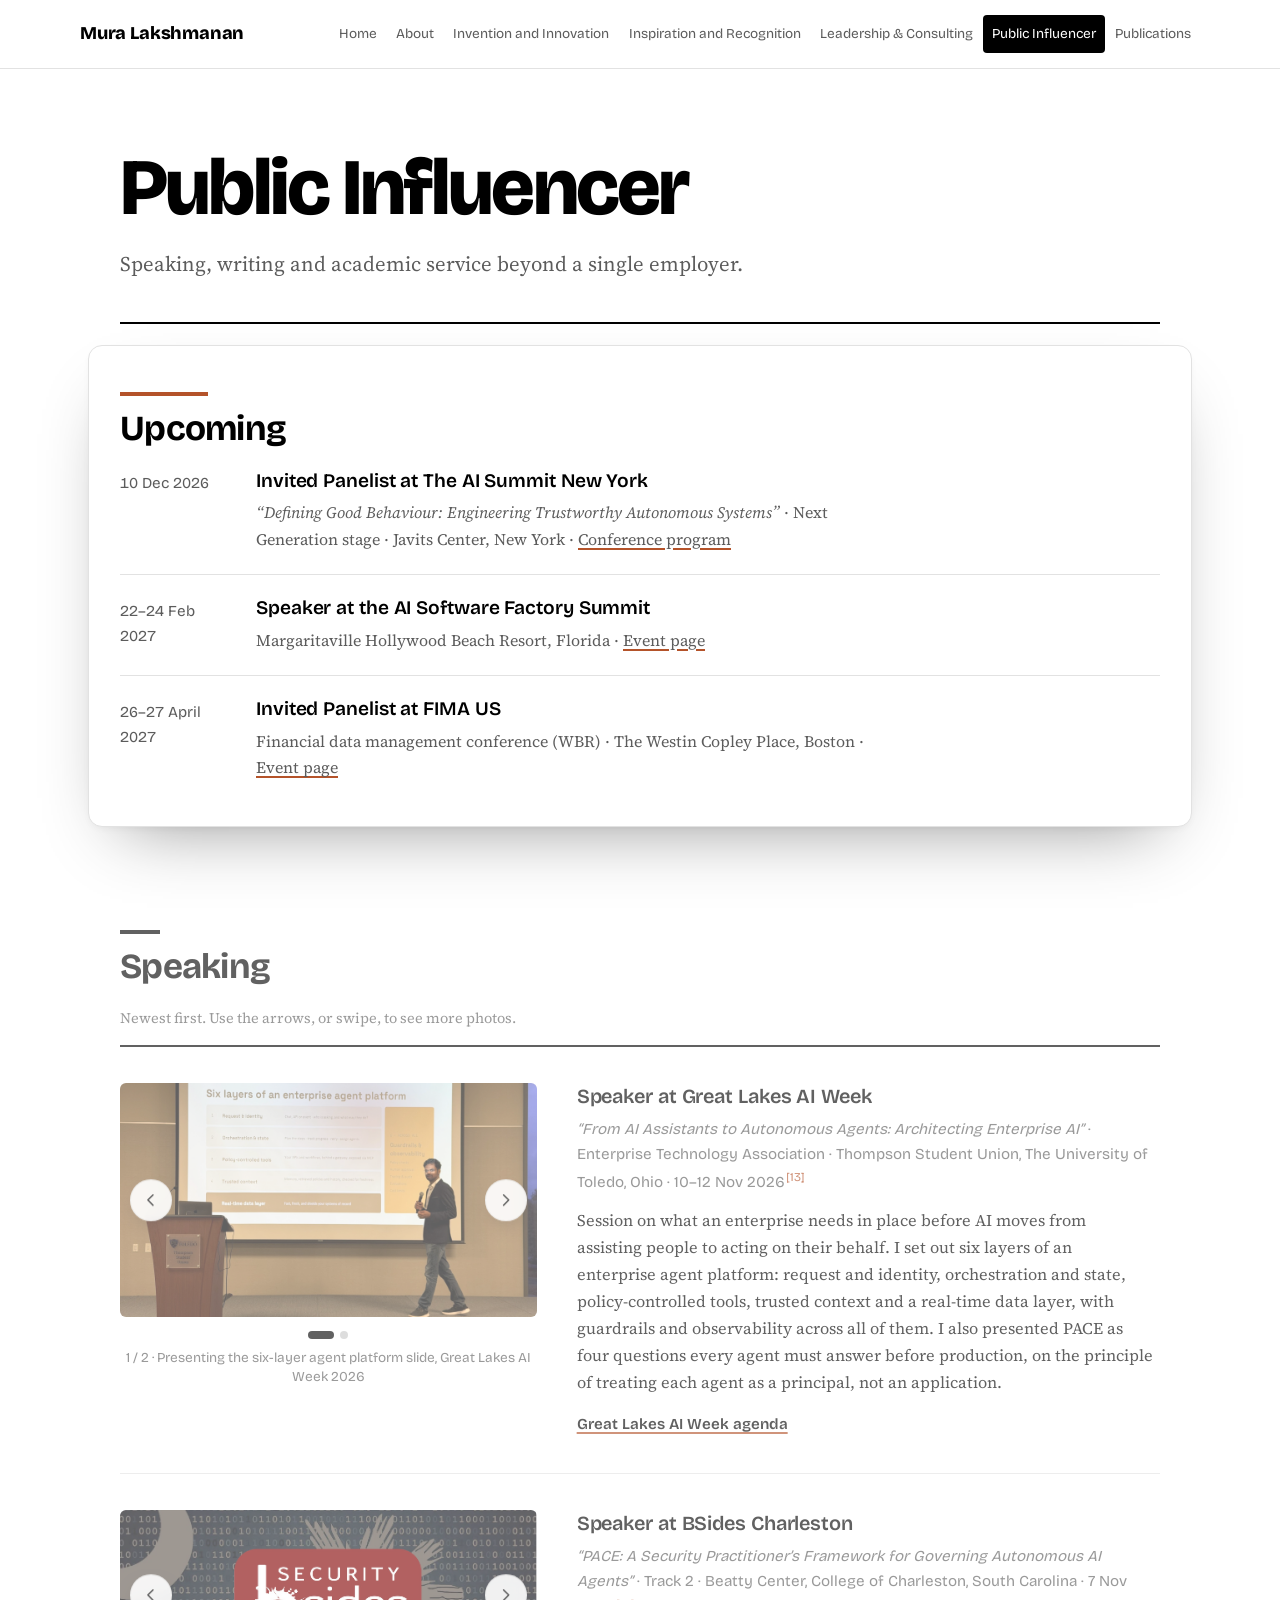
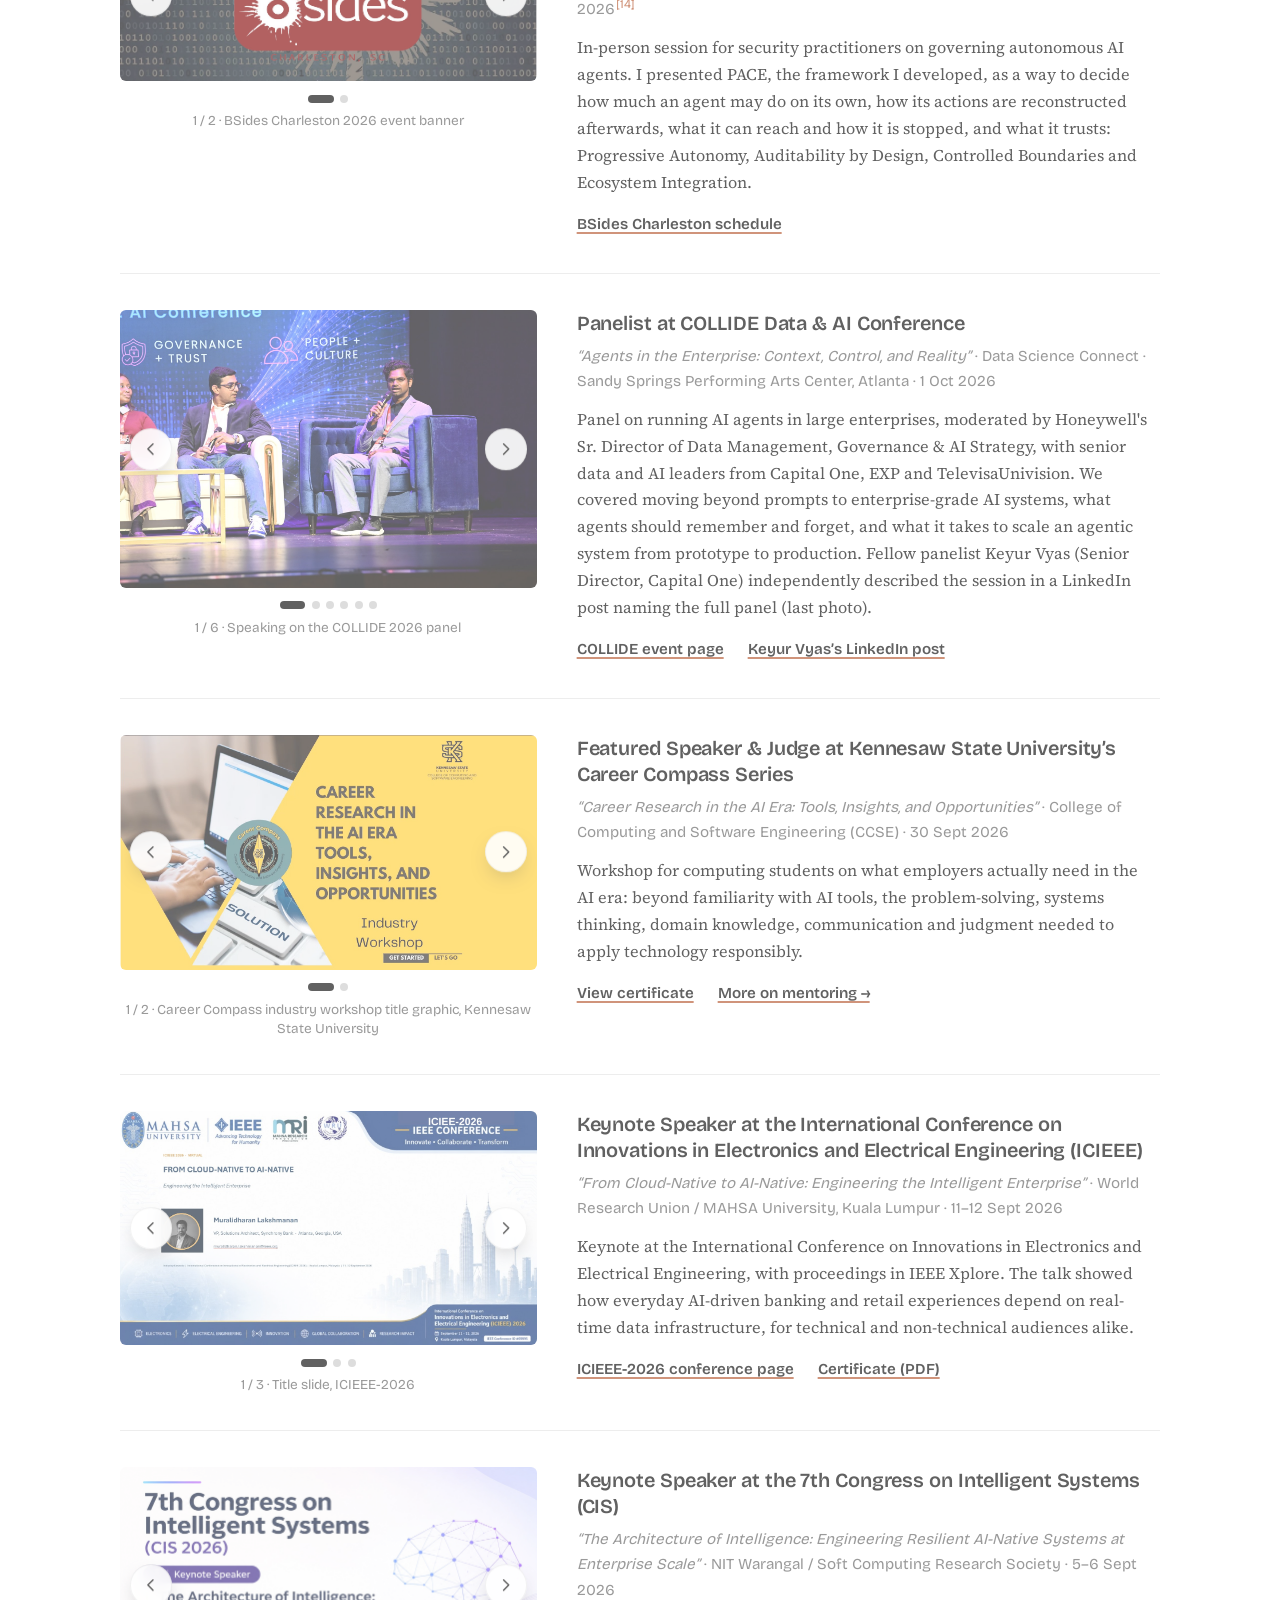
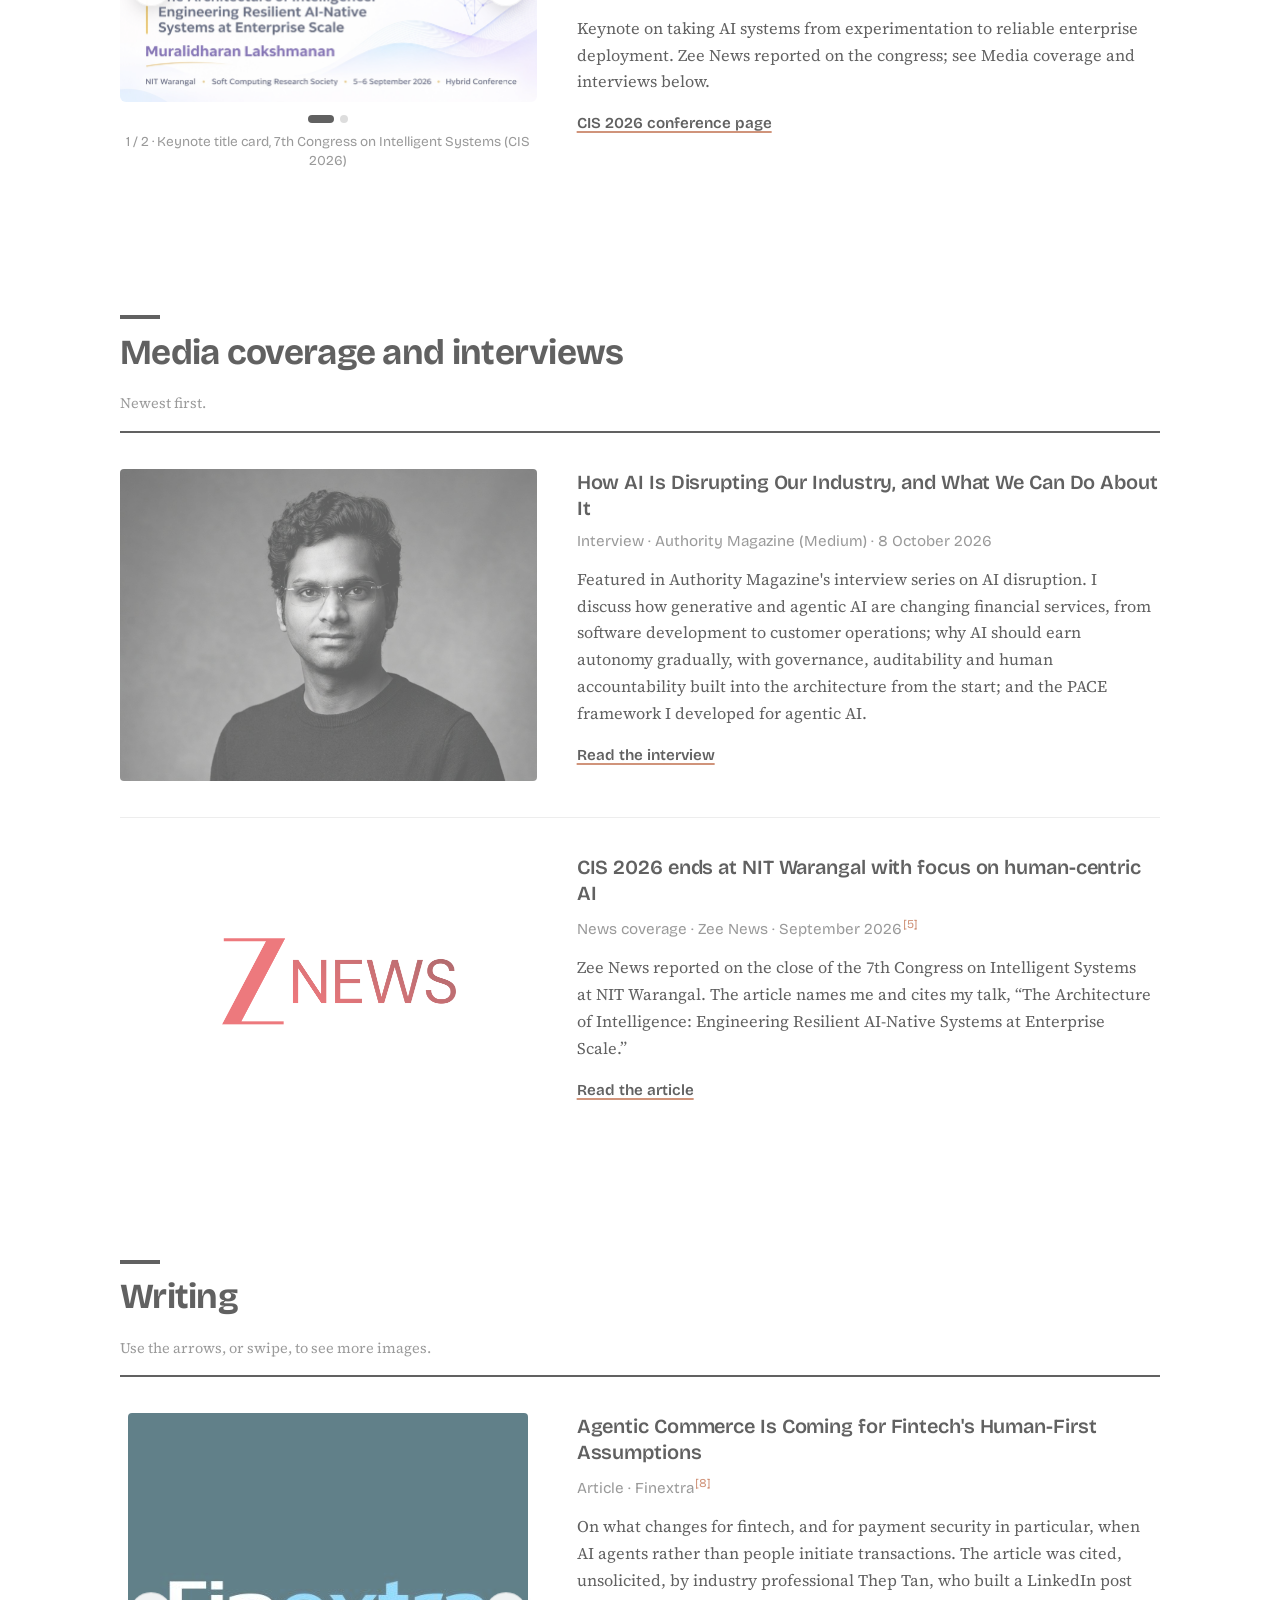
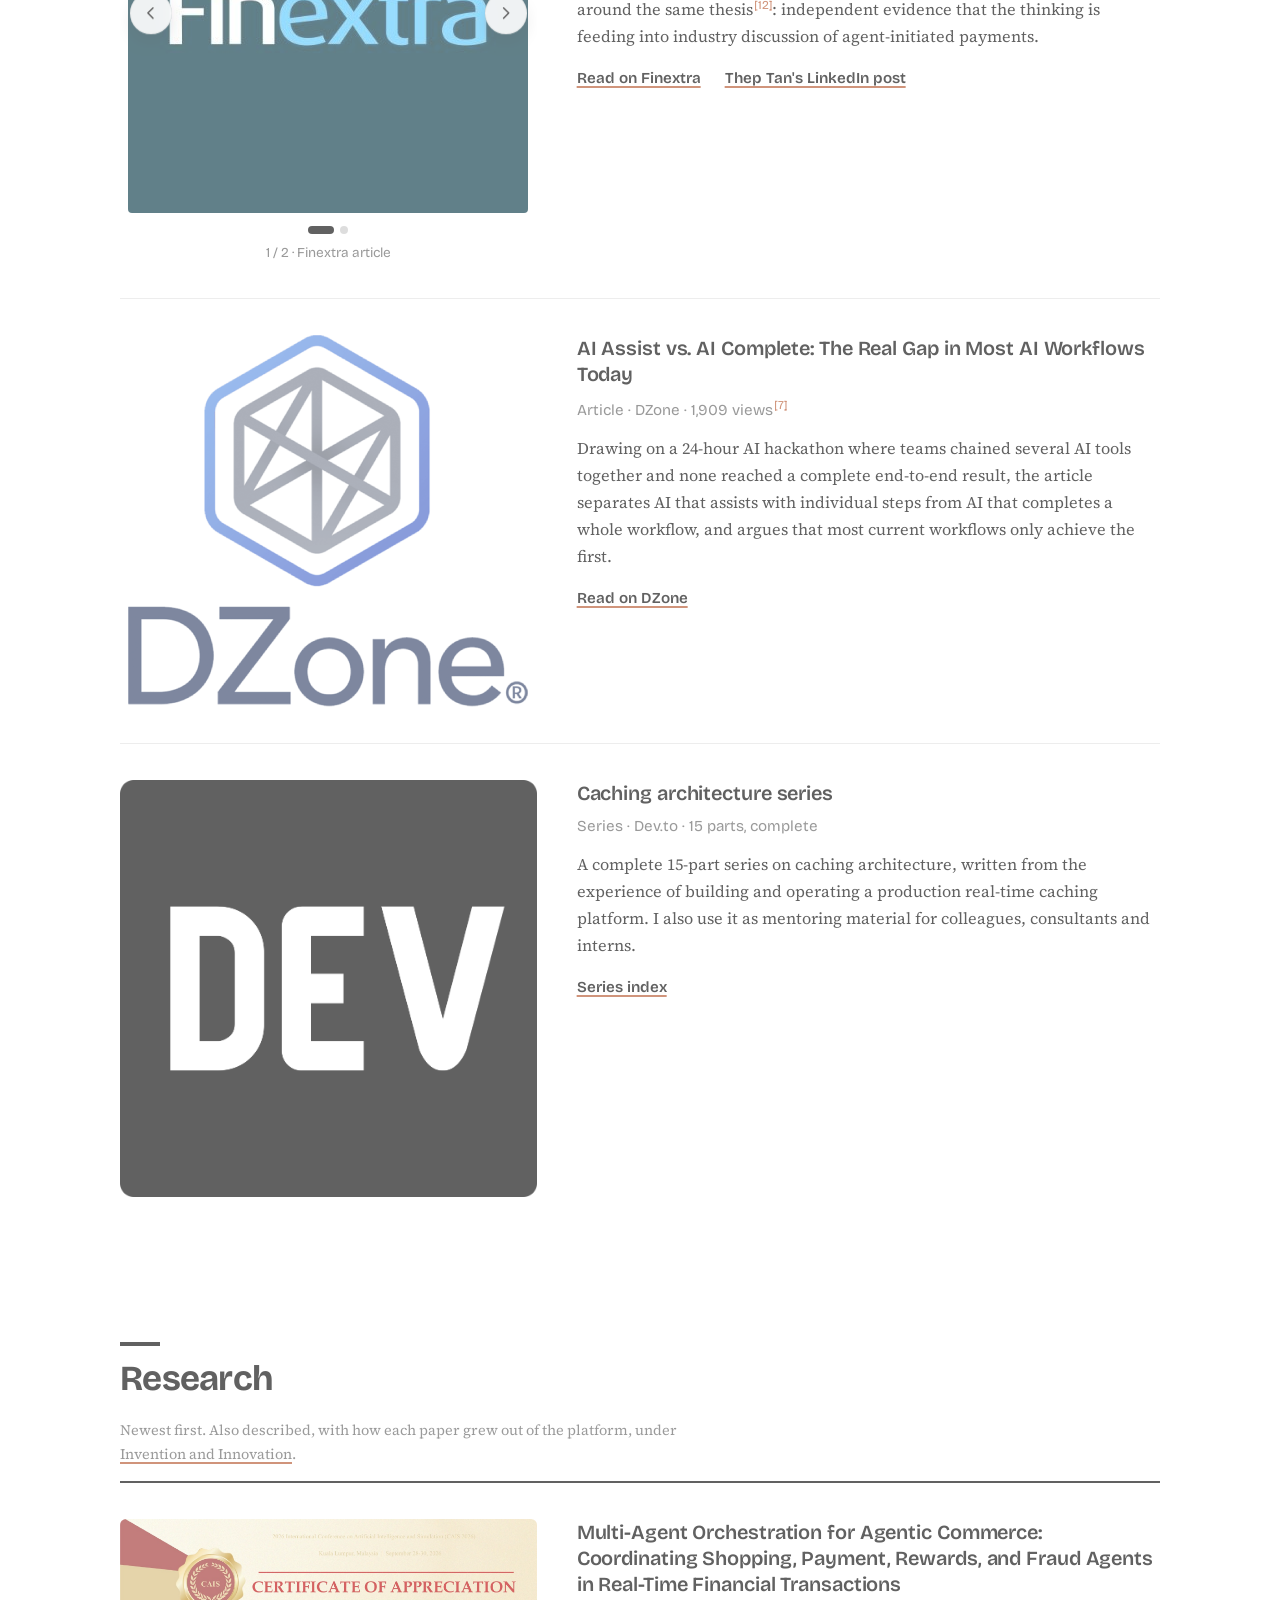
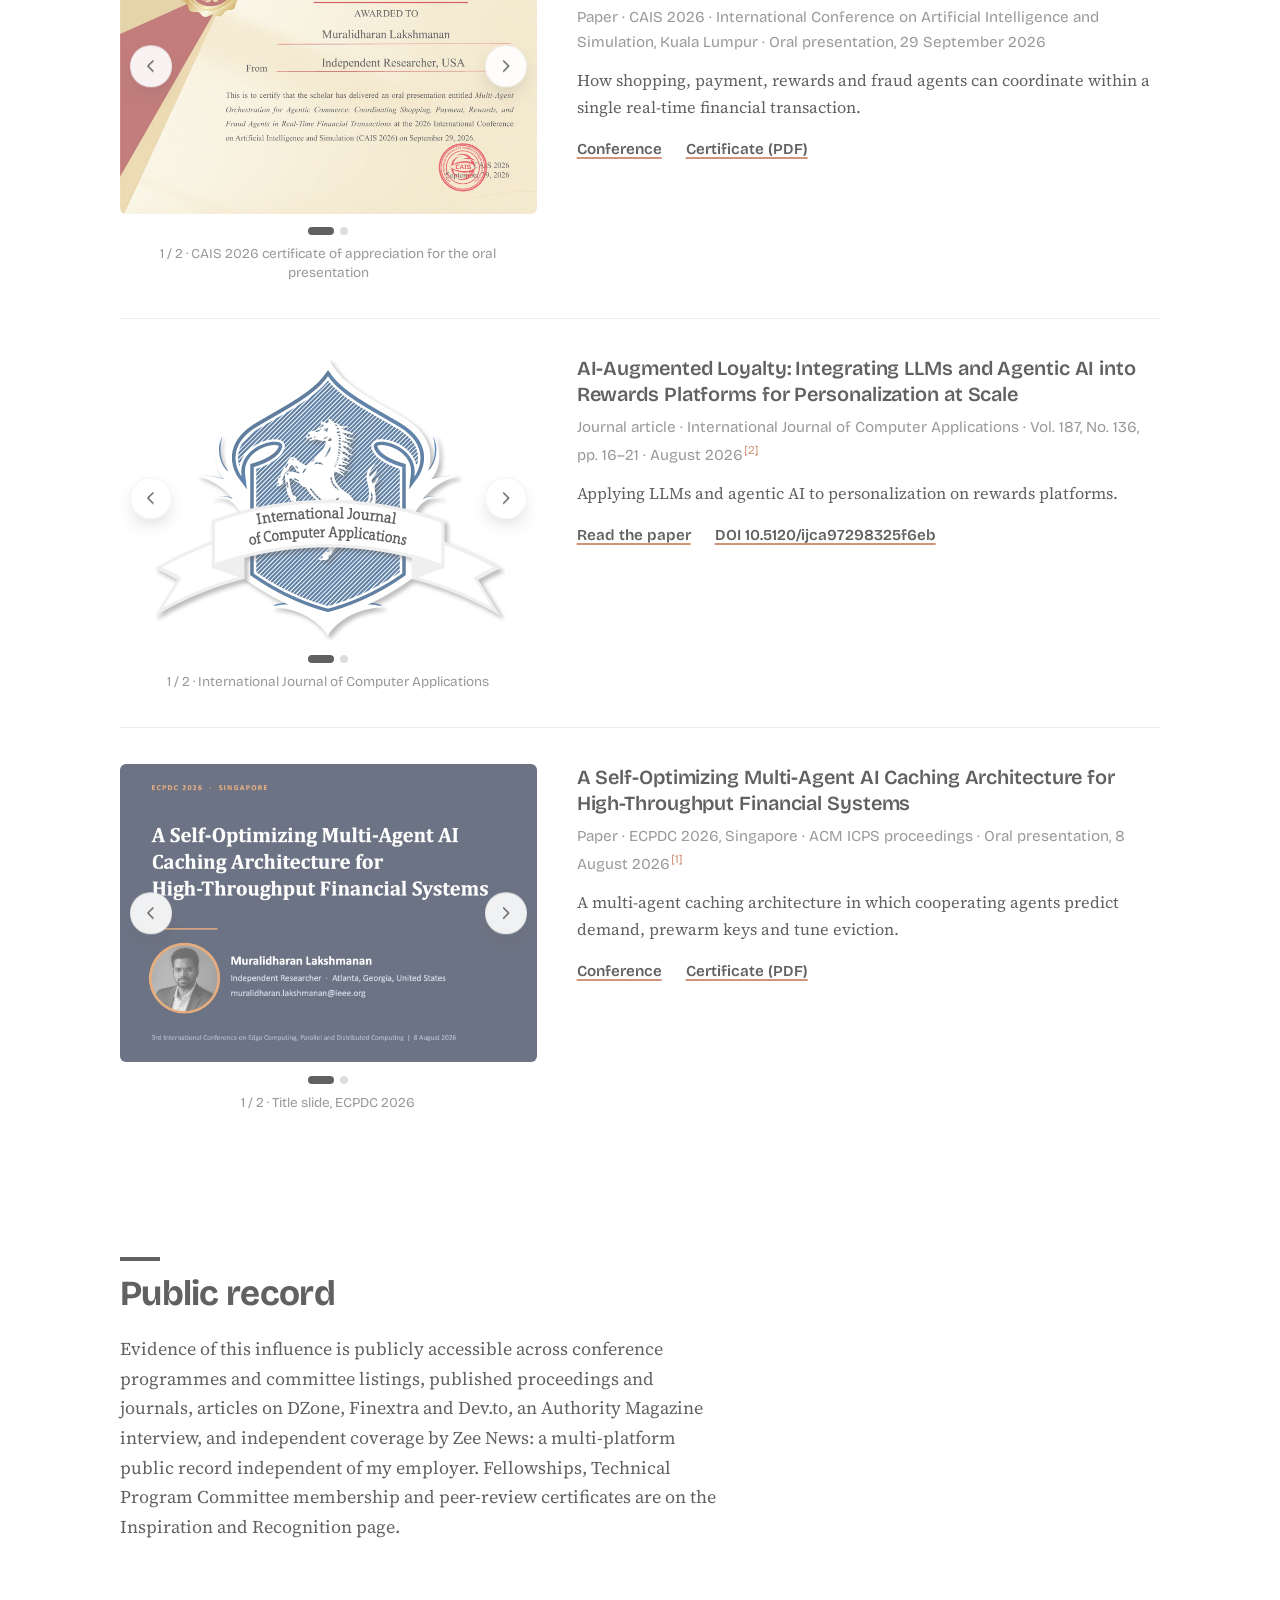
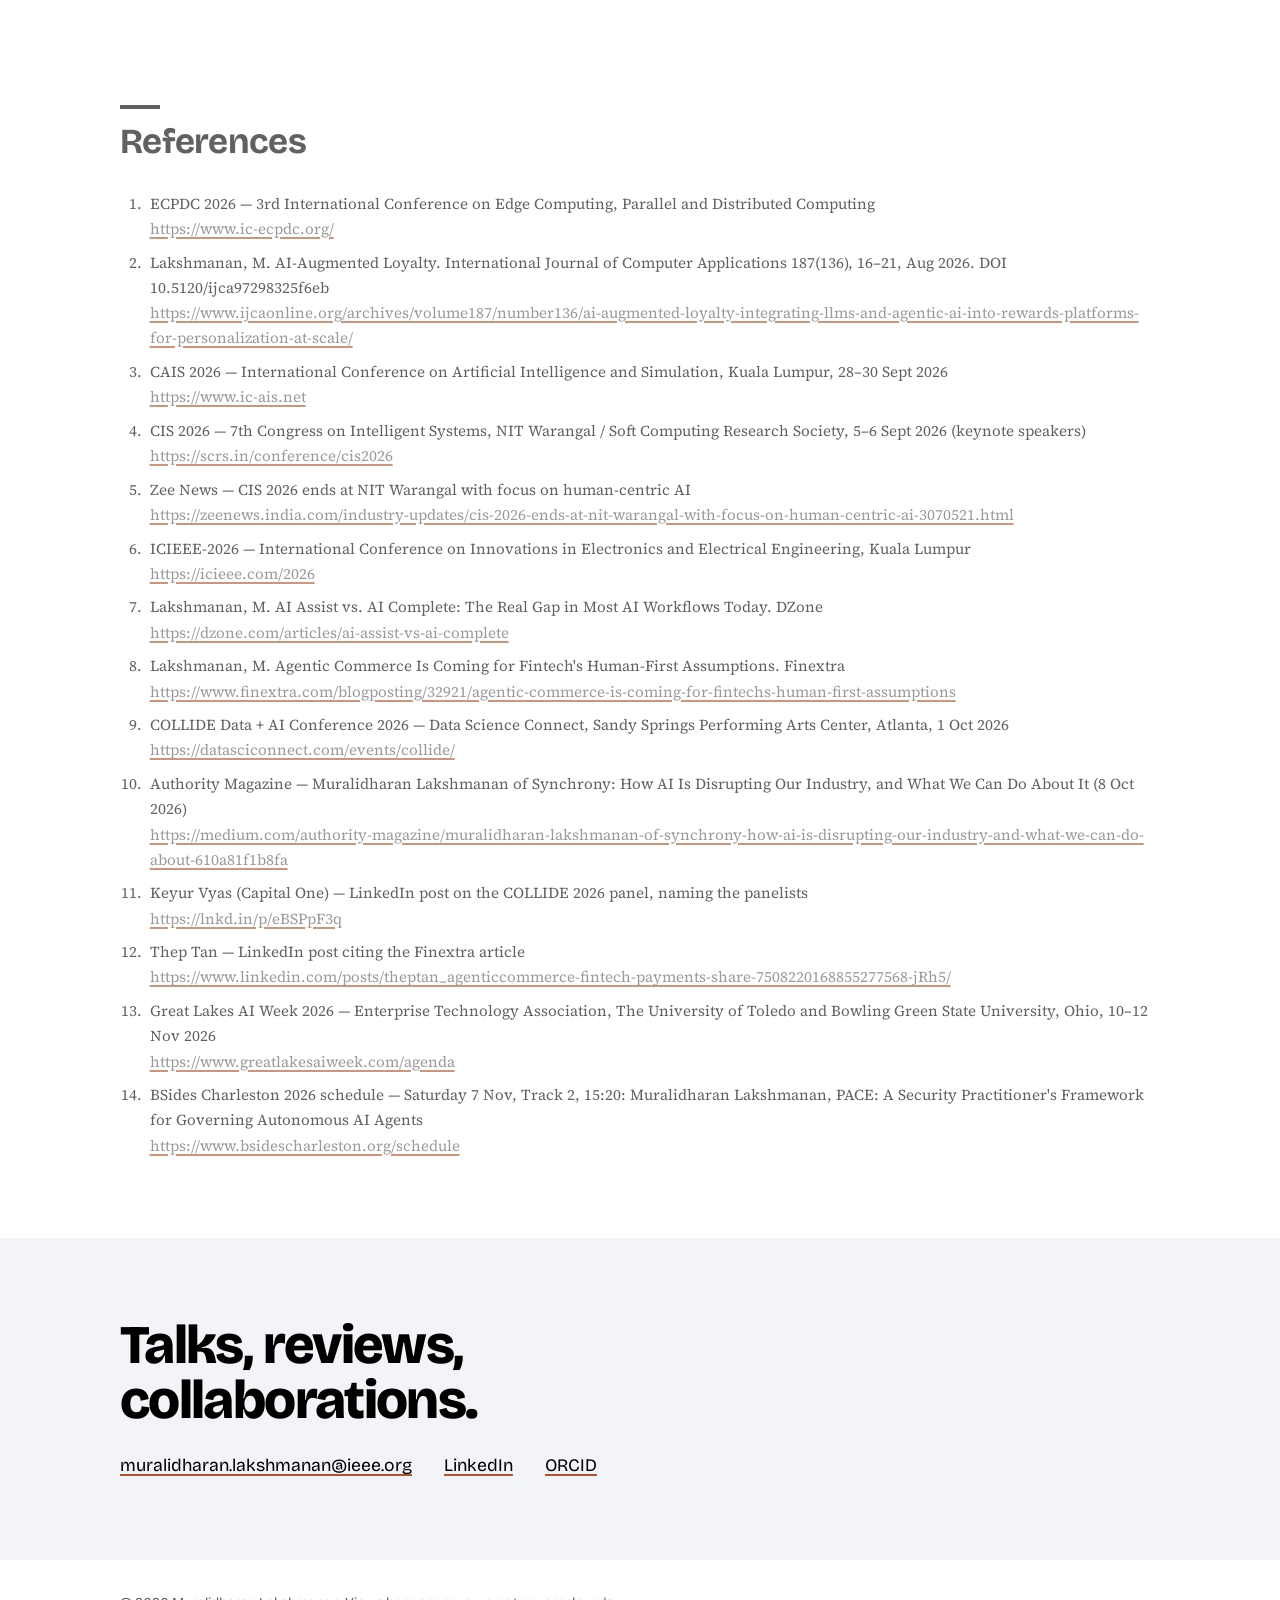
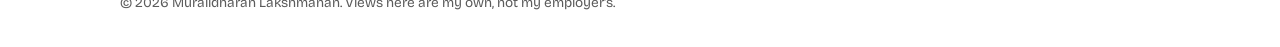
<file: public-influencer.html>
<!DOCTYPE html>
<html lang="en">
<head>
<meta charset="utf-8">
<meta name="viewport" content="width=device-width, initial-scale=1, viewport-fit=cover">
<title>Public Influencer | Muralidharan Lakshmanan</title>
<meta name="description" content="Muralidharan (Mura) Lakshmanan — solutions architect working on real-time data platforms and agentic AI in financial services.">
<script src="config.js?v=20261117112719"></script>
<link rel="preconnect" href="https://fonts.googleapis.com"><link rel="preconnect" href="https://fonts.gstatic.com" crossorigin><link href="https://fonts.googleapis.com/css2?family=Bricolage+Grotesque:opsz,wght@12..96,400;12..96,600;12..96,800&family=Source+Serif+4:ital,opsz,wght@0,8..60,400;0,8..60,600;1,8..60,400&display=swap" rel="stylesheet">
<link rel="stylesheet" href="styles.css?v=20261117112719">
</head>
<body>
<div class="draft-note">Draft mode: dashed boxes and yellow tags mark photos and links still to add. Set DRAFT_MODE to false in config.js before going live.</div><header class="site-head"><div class="wrap"><a class="mark" href="index.html">Mura Lakshmanan</a><button class="menu-btn" aria-expanded="false" aria-controls="tabs">Menu</button><nav class="tabs" id="tabs" aria-label="Pages"><a href="index.html" data-tab="index">Home</a><a href="about.html" data-tab="about">About</a><a href="invention-and-innovation.html" data-tab="invention-and-innovation">Invention and Innovation</a><a href="inspiration-and-recognition.html" data-tab="inspiration-and-recognition">Inspiration and Recognition</a><a href="consultancy.html" data-tab="consultancy">Leadership &amp; Consulting</a><a href="public-influencer.html" data-tab="public-influencer" aria-current=page>Public Influencer</a><a href="publications.html" data-tab="publications">Publications</a></nav></div></header>
<main class="wrap"><div class="page-head"><h1>Public Influencer</h1><p>Speaking, writing and academic service beyond a single employer.</p></div><section><h2>Upcoming</h2><div class="body"><ul class="entries">
<li><span class="when">10 Dec 2026</span><div><h3>Invited Panelist at The AI Summit New York</h3><p><em>“Defining Good Behaviour: Engineering Trustworthy Autonomous Systems”</em> · Next Generation stage · Javits Center, New York · <a href="https://newyork.theaisummit.com/conference-program/">Conference program</a></p></div></li>
<li><span class="when">22–24 Feb 2027</span><div><h3>Speaker at the AI Software Factory Summit</h3><p>Margaritaville Hollywood Beach Resort, Florida · <a href="https://moderne.ai/events/code-remix-2027">Event page</a></p></div></li>
<li><span class="when">26–27 April 2027</span><div><h3>Invited Panelist at FIMA US</h3><p>Financial data management conference (WBR) · The Westin Copley Place, Boston · <a href="https://fimaus.wbresearch.com">Event page</a></p></div></li>
</ul></div></section><section><h2>Speaking</h2><div class="body"><p class="fine" style="margin-top:0">Newest first. Use the arrows, or swipe, to see more photos.</p>
<ol class="papers">
<li class="paper"><div class="carousel"><div class="cstage"><figure class="ph "><img src="images/great-lakes-ai-week-2026.jpg" alt="Presenting the six-layer agent platform slide, Great Lakes AI Week 2026" loading="lazy"><span class="slot"><b>Add photo</b>images/great-lakes-ai-week-2026.jpg<br>On stage, six-layer agent platform slide</span></figure><figure class="ph "><img src="images/great-lakes-ai-week-2026-pace.jpg" alt="Presenting the PACE slide, Great Lakes AI Week 2026" loading="lazy"><span class="slot"><b>Add photo</b>images/great-lakes-ai-week-2026-pace.jpg<br>At the podium, PACE slide</span></figure><button type="button" class="cbtn prev" aria-label="Previous photo"><svg viewBox="0 0 24 24" fill="none" stroke="currentColor" stroke-width="2" stroke-linecap="round" stroke-linejoin="round" aria-hidden="true"><path d="M15 5l-7 7 7 7"/></svg></button><button type="button" class="cbtn next" aria-label="Next photo"><svg viewBox="0 0 24 24" fill="none" stroke="currentColor" stroke-width="2" stroke-linecap="round" stroke-linejoin="round" aria-hidden="true"><path d="M9 5l7 7-7 7"/></svg></button></div><div class="cnav"><div class="cdots"></div><span class="cap" aria-live="polite"></span></div></div><div><h3>Speaker at Great Lakes AI Week</h3><div class="meta"><em>“From AI Assistants to Autonomous Agents: Architecting Enterprise AI”</em> · Enterprise Technology Association · Thompson Student Union, The University of Toledo, Ohio · 10–12 Nov 2026<sup><a href="#ref-13" aria-label="Reference 13">[13]</a></sup></div><p>Session on what an enterprise needs in place before AI moves from assisting people to acting on their behalf. I set out six layers of an enterprise agent platform: request and identity, orchestration and state, policy-controlled tools, trusted context and a real-time data layer, with guardrails and observability across all of them. I also presented PACE as four questions every agent must answer before production, on the principle of treating each agent as a principal, not an application.</p><div class="plinks"><a href="https://www.greatlakesaiweek.com/agenda">Great Lakes AI Week agenda</a></div></div></li>
<li class="paper"><div class="carousel"><div class="cstage"><figure class="ph "><img src="images/bsides-charleston-2026.jpg" alt="BSides Charleston 2026 event banner" loading="lazy"><span class="slot"><b>Add photo</b>images/bsides-charleston-2026.jpg<br>Event banner</span></figure><figure class="ph "><img src="images/bsides-charleston-2026-room.jpg" alt="A session in progress at BSides Charleston 2026, College of Charleston School of Business" loading="lazy"><span class="slot"><b>Add photo</b>images/bsides-charleston-2026-room.jpg<br>Session room at the event</span></figure><button type="button" class="cbtn prev" aria-label="Previous photo"><svg viewBox="0 0 24 24" fill="none" stroke="currentColor" stroke-width="2" stroke-linecap="round" stroke-linejoin="round" aria-hidden="true"><path d="M15 5l-7 7 7 7"/></svg></button><button type="button" class="cbtn next" aria-label="Next photo"><svg viewBox="0 0 24 24" fill="none" stroke="currentColor" stroke-width="2" stroke-linecap="round" stroke-linejoin="round" aria-hidden="true"><path d="M9 5l7 7-7 7"/></svg></button></div><div class="cnav"><div class="cdots"></div><span class="cap" aria-live="polite"></span></div></div><div><h3>Speaker at BSides Charleston</h3><div class="meta"><em>“PACE: A Security Practitioner’s Framework for Governing Autonomous AI Agents”</em> · Track 2 · Beatty Center, College of Charleston, South Carolina · 7 Nov 2026<sup><a href="#ref-14" aria-label="Reference 14">[14]</a></sup></div><p>In-person session for security practitioners on governing autonomous AI agents. I presented PACE, the framework I developed, as a way to decide how much an agent may do on its own, how its actions are reconstructed afterwards, what it can reach and how it is stopped, and what it trusts: Progressive Autonomy, Auditability by Design, Controlled Boundaries and Ecosystem Integration.</p><div class="plinks"><a href="https://www.bsidescharleston.org/schedule">BSides Charleston schedule</a><span class="todo">Needed: photo or slide from my own session</span></div></div></li>
<li class="paper"><div class="carousel"><div class="cstage"><figure class="ph "><img src="images/collide-2026-speaking.jpg" alt="Speaking on the COLLIDE 2026 panel" loading="lazy"><span class="slot"><b>Add photo</b>images/collide-2026-speaking.jpg<br>On stage, COLLIDE 2026</span></figure><figure class="ph "><img src="images/collide-2026-stage.jpg" alt="COLLIDE 2026 panel on stage with the session screen naming the panelists" loading="lazy"><span class="slot"><b>Add photo</b>images/collide-2026-stage.jpg<br>Panel on stage, with the session screen</span></figure><figure class="ph "><img src="images/collide-2026-panel.jpg" alt="Full panel on stage at COLLIDE 2026" loading="lazy"><span class="slot"><b>Add photo</b>images/collide-2026-panel.jpg<br>Full panel</span></figure><figure class="ph "><img src="images/collide-2026-panel-wide.jpg" alt="COLLIDE 2026 panel, wide view" loading="lazy"><span class="slot"><b>Add photo</b>images/collide-2026-panel-wide.jpg<br>Panel, wide view</span></figure><figure class="ph "><img src="images/collide-2026.jpg" alt="COLLIDE Data & AI Conference panel announcement" loading="lazy"><span class="slot"><b>Add photo</b>images/collide-2026.jpg<br>Panel announcement graphic</span></figure><figure class="ph "><img src="images/collide-2026-keyur-vyas-linkedin.jpg" alt="LinkedIn post by fellow panelist Keyur Vyas of Capital One naming the panel" loading="lazy"><span class="slot"><b>Add photo</b>images/collide-2026-keyur-vyas-linkedin.jpg<br>Fellow panelist's LinkedIn post</span></figure><button type="button" class="cbtn prev" aria-label="Previous photo"><svg viewBox="0 0 24 24" fill="none" stroke="currentColor" stroke-width="2" stroke-linecap="round" stroke-linejoin="round" aria-hidden="true"><path d="M15 5l-7 7 7 7"/></svg></button><button type="button" class="cbtn next" aria-label="Next photo"><svg viewBox="0 0 24 24" fill="none" stroke="currentColor" stroke-width="2" stroke-linecap="round" stroke-linejoin="round" aria-hidden="true"><path d="M9 5l7 7-7 7"/></svg></button></div><div class="cnav"><div class="cdots"></div><span class="cap" aria-live="polite"></span></div></div><div><h3>Panelist at COLLIDE Data &amp; AI Conference</h3><div class="meta"><em>“Agents in the Enterprise: Context, Control, and Reality”</em> · Data Science Connect · Sandy Springs Performing Arts Center, Atlanta · 1 Oct 2026</div><p>Panel on running AI agents in large enterprises, moderated by Honeywell's Sr. Director of Data Management, Governance &amp; AI Strategy, with senior data and AI leaders from Capital One, EXP and TelevisaUnivision. We covered moving beyond prompts to enterprise-grade AI systems, what agents should remember and forget, and what it takes to scale an agentic system from prototype to production. Fellow panelist Keyur Vyas (Senior Director, Capital One) independently described the session in a LinkedIn post naming the full panel (last photo).</p><div class="plinks"><a href="https://datasciconnect.com/events/collide/">COLLIDE event page</a><a href="https://lnkd.in/p/eBSPpF3q">Keyur Vyas’s LinkedIn post</a></div></div></li>
<li class="paper"><div class="carousel"><div class="cstage"><figure class="ph "><img src="images/ksu-career-compass-2026-workshop.jpg" alt="Career Compass industry workshop title graphic, Kennesaw State University" loading="lazy"><span class="slot"><b>Add photo</b>images/ksu-career-compass-2026-workshop.jpg<br>Workshop title graphic</span></figure><figure class="ph "><img src="images/ksu-career-compass-2026.jpg" alt="Kennesaw State University certificate of appreciation" loading="lazy"><span class="slot"><b>Add photo</b>images/ksu-career-compass-2026.jpg<br>Certificate of appreciation</span></figure><button type="button" class="cbtn prev" aria-label="Previous photo"><svg viewBox="0 0 24 24" fill="none" stroke="currentColor" stroke-width="2" stroke-linecap="round" stroke-linejoin="round" aria-hidden="true"><path d="M15 5l-7 7 7 7"/></svg></button><button type="button" class="cbtn next" aria-label="Next photo"><svg viewBox="0 0 24 24" fill="none" stroke="currentColor" stroke-width="2" stroke-linecap="round" stroke-linejoin="round" aria-hidden="true"><path d="M9 5l7 7-7 7"/></svg></button></div><div class="cnav"><div class="cdots"></div><span class="cap" aria-live="polite"></span></div></div><div><h3>Featured Speaker &amp; Judge at Kennesaw State University’s Career Compass Series</h3><div class="meta"><em>“Career Research in the AI Era: Tools, Insights, and Opportunities”</em> · College of Computing and Software Engineering (CCSE) · 30 Sept 2026</div><p>Workshop for computing students on what employers actually need in the AI era: beyond familiarity with AI tools, the problem-solving, systems thinking, domain knowledge, communication and judgment needed to apply technology responsibly.</p><div class="plinks"><a href="images/ksu-career-compass-2026.jpg" target="_blank" rel="noopener">View certificate</a><a href="inspiration-and-recognition.html">More on mentoring →</a></div></div></li>
<li class="paper"><div class="carousel"><div class="cstage"><figure class="ph "><img src="images/icieee-2026-slide.jpg" alt="Title slide, ICIEEE-2026" loading="lazy"><span class="slot"><b>Add photo</b>images/icieee-2026-slide.jpg<br>Talk title slide</span></figure><figure class="ph "><img src="images/icieee-2026.jpg" alt="Speaking at ICIEEE-2026" loading="lazy"><span class="slot"><b>Add photo</b>images/icieee-2026.jpg<br>Speaker announcement graphic</span></figure><figure class="ph "><img src="images/icieee-2026-keynote-certificate.jpg" alt="ICIEEE-2026 keynote certificate" loading="lazy"><span class="slot"><b>Add photo</b>images/icieee-2026-keynote-certificate.jpg<br>Certificate of Appreciation</span></figure><button type="button" class="cbtn prev" aria-label="Previous photo"><svg viewBox="0 0 24 24" fill="none" stroke="currentColor" stroke-width="2" stroke-linecap="round" stroke-linejoin="round" aria-hidden="true"><path d="M15 5l-7 7 7 7"/></svg></button><button type="button" class="cbtn next" aria-label="Next photo"><svg viewBox="0 0 24 24" fill="none" stroke="currentColor" stroke-width="2" stroke-linecap="round" stroke-linejoin="round" aria-hidden="true"><path d="M9 5l7 7-7 7"/></svg></button></div><div class="cnav"><div class="cdots"></div><span class="cap" aria-live="polite"></span></div></div><div><h3>Keynote Speaker at the International Conference on Innovations in Electronics and Electrical Engineering (ICIEEE)</h3><div class="meta"><em>“From Cloud-Native to AI-Native: Engineering the Intelligent Enterprise”</em> · World Research Union / MAHSA University, Kuala Lumpur · 11–12 Sept 2026</div><p>Keynote at the International Conference on Innovations in Electronics and Electrical Engineering, with proceedings in IEEE Xplore. The talk showed how everyday AI-driven banking and retail experiences depend on real-time data infrastructure, for technical and non-technical audiences alike.</p><div class="plinks"><a href="https://icieee.com/2026">ICIEEE-2026 conference page</a><a href="files/icieee-2026-keynote-certificate.pdf">Certificate (PDF)</a></div></div></li>
<li class="paper"><div class="carousel"><div class="cstage"><figure class="ph "><img src="images/cis-2026-keynote-card.jpg" alt="Keynote title card, 7th Congress on Intelligent Systems (CIS 2026)" loading="lazy"><span class="slot"><b>Add photo</b>images/cis-2026-keynote-card.jpg<br>Keynote title card</span></figure><figure class="ph "><img src="images/cis-2026.jpg" alt="NIT Warangal, venue of CIS 2026" loading="lazy"><span class="slot"><b>Add photo</b>images/cis-2026.jpg<br>Conference venue, NIT Warangal</span></figure><button type="button" class="cbtn prev" aria-label="Previous photo"><svg viewBox="0 0 24 24" fill="none" stroke="currentColor" stroke-width="2" stroke-linecap="round" stroke-linejoin="round" aria-hidden="true"><path d="M15 5l-7 7 7 7"/></svg></button><button type="button" class="cbtn next" aria-label="Next photo"><svg viewBox="0 0 24 24" fill="none" stroke="currentColor" stroke-width="2" stroke-linecap="round" stroke-linejoin="round" aria-hidden="true"><path d="M9 5l7 7-7 7"/></svg></button></div><div class="cnav"><div class="cdots"></div><span class="cap" aria-live="polite"></span></div></div><div><h3>Keynote Speaker at the 7th Congress on Intelligent Systems (CIS)</h3><div class="meta"><em>“The Architecture of Intelligence: Engineering Resilient AI-Native Systems at Enterprise Scale”</em> · NIT Warangal / Soft Computing Research Society · 5–6 Sept 2026</div><p>Keynote on taking AI systems from experimentation to reliable enterprise deployment. Zee News reported on the congress; see Media coverage and interviews below.</p><div class="plinks"><a href="https://scrs.in/conference/cis2026">CIS 2026 conference page</a></div></div></li>
</ol></div></section><section id="media"><h2>Media coverage and interviews</h2><div class="body"><p class="fine" style="margin-top:0">Newest first.</p>
<ol class="papers">
<li class="paper"><figure class="ph cover"><img src="images/authority-magazine-interview.jpg" alt="Portrait of Muralidharan Lakshmanan, used with the Authority Magazine interview" loading="lazy"><span class="slot"><b>Add photo</b>images/authority-magazine-interview.jpg<br>Portrait</span></figure><div><h3>How AI Is Disrupting Our Industry, and What We Can Do About It</h3><div class="meta">Interview · Authority Magazine (Medium) · 8 October 2026</div><p>Featured in Authority Magazine's interview series on AI disruption. I discuss how generative and agentic AI are changing financial services, from software development to customer operations; why AI should earn autonomy gradually, with governance, auditability and human accountability built into the architecture from the start; and the PACE framework I developed for agentic AI.</p><div class="plinks"><a href="https://medium.com/authority-magazine/muralidharan-lakshmanan-of-synchrony-how-ai-is-disrupting-our-industry-and-what-we-can-do-about-610a81f1b8fa">Read the interview</a></div></div></li>
<li class="paper"><figure class="ph logo"><img src="images/zee-news.png" alt="Zee News" loading="lazy"><span class="slot"><b>Add photo</b>images/zee-news.png<br>Zee News coverage</span></figure><div><h3>CIS 2026 ends at NIT Warangal with focus on human-centric AI</h3><div class="meta">News coverage · Zee News · September 2026<sup><a href="#ref-5" aria-label="Reference 5">[5]</a></sup></div><p>Zee News reported on the close of the 7th Congress on Intelligent Systems at NIT Warangal. The article names me and cites my talk, “The Architecture of Intelligence: Engineering Resilient AI-Native Systems at Enterprise Scale.”</p><div class="plinks"><a href="https://zeenews.india.com/industry-updates/cis-2026-ends-at-nit-warangal-with-focus-on-human-centric-ai-3070521.html">Read the article</a></div></div></li>
</ol></div></section><section><h2>Writing</h2><div class="body"><p class="fine" style="margin-top:0">Use the arrows, or swipe, to see more images.</p>
<ol class="papers">
<li class="paper"><div class="carousel"><div class="cstage"><figure class="ph logo"><img src="images/finextra-article.png" alt="Finextra article" loading="lazy"><span class="slot"><b>Add photo</b>images/finextra-article.png<br>Screenshot of the Finextra article header</span></figure><figure class="ph "><img src="images/thep-tan-linkedin.png" alt="LinkedIn post by Thep Tan citing the Finextra article" loading="lazy"><span class="slot"><b>Add photo</b>images/thep-tan-linkedin.png<br>Screenshot of Thep Tan's LinkedIn post</span></figure><button type="button" class="cbtn prev" aria-label="Previous photo"><svg viewBox="0 0 24 24" fill="none" stroke="currentColor" stroke-width="2" stroke-linecap="round" stroke-linejoin="round" aria-hidden="true"><path d="M15 5l-7 7 7 7"/></svg></button><button type="button" class="cbtn next" aria-label="Next photo"><svg viewBox="0 0 24 24" fill="none" stroke="currentColor" stroke-width="2" stroke-linecap="round" stroke-linejoin="round" aria-hidden="true"><path d="M9 5l7 7-7 7"/></svg></button></div><div class="cnav"><div class="cdots"></div><span class="cap" aria-live="polite"></span></div></div><div><h3>Agentic Commerce Is Coming for Fintech's Human-First Assumptions</h3><div class="meta">Article · Finextra<sup><a href="#ref-8" aria-label="Reference 8">[8]</a></sup></div><p>On what changes for fintech, and for payment security in particular, when AI agents rather than people initiate transactions. The article was cited, unsolicited, by industry professional Thep Tan, who built a LinkedIn post around the same thesis<sup><a href="#ref-12" aria-label="Reference 12">[12]</a></sup>: independent evidence that the thinking is feeding into industry discussion of agent-initiated payments.</p><div class="plinks"><a href="https://www.finextra.com/blogposting/32921/agentic-commerce-is-coming-for-fintechs-human-first-assumptions">Read on Finextra</a><a href="https://www.linkedin.com/posts/theptan_agenticcommerce-fintech-payments-share-7508220168855277568-jRh5/">Thep Tan's LinkedIn post</a></div></div></li>
<li class="paper"><figure class="ph logo"><img src="images/dzone-article.png" alt="DZone article" loading="lazy"><span class="slot"><b>Add photo</b>images/dzone-article.png<br>Screenshot of the DZone article header</span></figure><div><h3>AI Assist vs. AI Complete: The Real Gap in Most AI Workflows Today</h3><div class="meta">Article · DZone · 1,909 views<sup><a href="#ref-7" aria-label="Reference 7">[7]</a></sup></div><p>Drawing on a 24-hour AI hackathon where teams chained several AI tools together and none reached a complete end-to-end result, the article separates AI that assists with individual steps from AI that completes a whole workflow, and argues that most current workflows only achieve the first.</p><div class="plinks"><a href="https://dzone.com/articles/ai-assist-vs-ai-complete">Read on DZone</a></div></div></li>
<li class="paper"><figure class="ph logo"><img src="images/devto-series.png" alt="Dev.to caching series" loading="lazy"><span class="slot"><b>Add photo</b>images/devto-series.png<br>Screenshot of the series index</span></figure><div><h3>Caching architecture series</h3><div class="meta">Series · Dev.to · 15 parts, complete</div><p>A complete 15-part series on caching architecture, written from the experience of building and operating a production real-time caching platform. I also use it as mentoring material for colleagues, consultants and interns.</p><div class="plinks"><a href="https://dev.to/muralidharan_lakshmanan/series/43106">Series index</a></div></div></li>
</ol></div></section><section><h2>Research</h2><div class="body"><p class="fine" style="margin-top:0">Newest first. Also described, with how each paper grew out of the platform, under <a href="invention-and-innovation.html#research">Invention and Innovation</a>.</p>
<ol class="papers">
<li class="paper"><div class="carousel"><div class="cstage"><figure class="ph "><img src="images/cais-2026-certificate.jpg" alt="CAIS 2026 certificate of appreciation for the oral presentation" loading="lazy"><span class="slot"><b>Add photo</b>images/cais-2026-certificate.jpg<br>Certificate of appreciation, oral presentation</span></figure><figure class="ph logo"><img src="images/cais-2026.jpg" alt="CAIS 2026" loading="lazy"><span class="slot"><b>Add photo</b>images/cais-2026.jpg<br>Conference logo</span></figure><button type="button" class="cbtn prev" aria-label="Previous photo"><svg viewBox="0 0 24 24" fill="none" stroke="currentColor" stroke-width="2" stroke-linecap="round" stroke-linejoin="round" aria-hidden="true"><path d="M15 5l-7 7 7 7"/></svg></button><button type="button" class="cbtn next" aria-label="Next photo"><svg viewBox="0 0 24 24" fill="none" stroke="currentColor" stroke-width="2" stroke-linecap="round" stroke-linejoin="round" aria-hidden="true"><path d="M9 5l7 7-7 7"/></svg></button></div><div class="cnav"><div class="cdots"></div><span class="cap" aria-live="polite"></span></div></div><div><h3>Multi-Agent Orchestration for Agentic Commerce: Coordinating Shopping, Payment, Rewards, and Fraud Agents in Real-Time Financial Transactions</h3><div class="meta">Paper · CAIS 2026 · International Conference on Artificial Intelligence and Simulation, Kuala Lumpur · Oral presentation, 29 September 2026</div><p>How shopping, payment, rewards and fraud agents can coordinate within a single real-time financial transaction.</p><div class="plinks"><a href="https://www.ic-ais.net">Conference</a><a href="files/cais-2026-certificate.pdf">Certificate (PDF)</a><span class="todo">Needed: paper or proceedings link</span></div></div></li>
<li class="paper"><div class="carousel"><div class="cstage"><figure class="ph logo"><img src="images/ijca-paper.png" alt="International Journal of Computer Applications" loading="lazy"><span class="slot"><b>Add photo</b>images/ijca-paper.png<br>Journal logo</span></figure><figure class="ph logo"><img src="images/ijca-article.png" alt="Article listing on IJCA" loading="lazy"><span class="slot"><b>Add photo</b>images/ijca-article.png<br>Article page screenshot</span></figure><button type="button" class="cbtn prev" aria-label="Previous photo"><svg viewBox="0 0 24 24" fill="none" stroke="currentColor" stroke-width="2" stroke-linecap="round" stroke-linejoin="round" aria-hidden="true"><path d="M15 5l-7 7 7 7"/></svg></button><button type="button" class="cbtn next" aria-label="Next photo"><svg viewBox="0 0 24 24" fill="none" stroke="currentColor" stroke-width="2" stroke-linecap="round" stroke-linejoin="round" aria-hidden="true"><path d="M9 5l7 7-7 7"/></svg></button></div><div class="cnav"><div class="cdots"></div><span class="cap" aria-live="polite"></span></div></div><div><h3>AI-Augmented Loyalty: Integrating LLMs and Agentic AI into Rewards Platforms for Personalization at Scale</h3><div class="meta">Journal article · International Journal of Computer Applications · Vol. 187, No. 136, pp. 16–21 · August 2026<sup><a href="#ref-2" aria-label="Reference 2">[2]</a></sup></div><p>Applying LLMs and agentic AI to personalization on rewards platforms.</p><div class="plinks"><a href="https://www.ijcaonline.org/archives/volume187/number136/ai-augmented-loyalty-integrating-llms-and-agentic-ai-into-rewards-platforms-for-personalization-at-scale/">Read the paper</a><a href="https://doi.org/10.5120/ijca97298325f6eb">DOI 10.5120/ijca97298325f6eb</a></div></div></li>
<li class="paper"><div class="carousel"><div class="cstage"><figure class="ph "><img src="images/ecpdc-2026.jpg" alt="Title slide, ECPDC 2026" loading="lazy"><span class="slot"><b>Add photo</b>images/ecpdc-2026.jpg<br>Title slide</span></figure><figure class="ph "><img src="images/ecpdc-2026-certificate.jpg" alt="Certificate of participation, oral presentation" loading="lazy"><span class="slot"><b>Add photo</b>images/ecpdc-2026-certificate.jpg<br>Presentation certificate</span></figure><button type="button" class="cbtn prev" aria-label="Previous photo"><svg viewBox="0 0 24 24" fill="none" stroke="currentColor" stroke-width="2" stroke-linecap="round" stroke-linejoin="round" aria-hidden="true"><path d="M15 5l-7 7 7 7"/></svg></button><button type="button" class="cbtn next" aria-label="Next photo"><svg viewBox="0 0 24 24" fill="none" stroke="currentColor" stroke-width="2" stroke-linecap="round" stroke-linejoin="round" aria-hidden="true"><path d="M9 5l7 7-7 7"/></svg></button></div><div class="cnav"><div class="cdots"></div><span class="cap" aria-live="polite"></span></div></div><div><h3>A Self-Optimizing Multi-Agent AI Caching Architecture for High-Throughput Financial Systems</h3><div class="meta">Paper · ECPDC 2026, Singapore · ACM ICPS proceedings · Oral presentation, 8 August 2026<sup><a href="#ref-1" aria-label="Reference 1">[1]</a></sup></div><p>A multi-agent caching architecture in which cooperating agents predict demand, prewarm keys and tune eviction.</p><div class="plinks"><a href="https://www.ic-ecpdc.org/">Conference</a><a href="files/ecpdc-2026-certificate.pdf">Certificate (PDF)</a><span class="todo">Needed: DOI / ACM DL link</span></div></div></li>
</ol></div></section><section><h2>Public record</h2><div class="body"><p>Evidence of this influence is publicly accessible across conference programmes and committee listings, published proceedings and journals, articles on DZone, Finextra and Dev.to, an Authority Magazine interview, and independent coverage by Zee News: a multi-platform public record independent of my employer. Fellowships, Technical Program Committee membership and peer-review certificates are on the Inspiration and Recognition page.</p></div></section><section id="references"><h2>References</h2><div class="body"><ol class="refs"><li id="ref-1"><span class="t">ECPDC 2026 — 3rd International Conference on Edge Computing, Parallel and Distributed Computing</span><br><a href="https://www.ic-ecpdc.org/">https://www.ic-ecpdc.org/</a></li><li id="ref-2"><span class="t">Lakshmanan, M. AI-Augmented Loyalty. International Journal of Computer Applications 187(136), 16–21, Aug 2026. DOI 10.5120/ijca97298325f6eb</span><br><a href="https://www.ijcaonline.org/archives/volume187/number136/ai-augmented-loyalty-integrating-llms-and-agentic-ai-into-rewards-platforms-for-personalization-at-scale/">https://www.ijcaonline.org/archives/volume187/number136/ai-augmented-loyalty-integrating-llms-and-agentic-ai-into-rewards-platforms-for-personalization-at-scale/</a></li><li id="ref-3"><span class="t">CAIS 2026 — International Conference on Artificial Intelligence and Simulation, Kuala Lumpur, 28–30 Sept 2026</span><br><a href="https://www.ic-ais.net">https://www.ic-ais.net</a></li><li id="ref-4"><span class="t">CIS 2026 — 7th Congress on Intelligent Systems, NIT Warangal / Soft Computing Research Society, 5–6 Sept 2026 (keynote speakers)</span><br><a href="https://scrs.in/conference/cis2026">https://scrs.in/conference/cis2026</a></li><li id="ref-5"><span class="t">Zee News — CIS 2026 ends at NIT Warangal with focus on human-centric AI</span><br><a href="https://zeenews.india.com/industry-updates/cis-2026-ends-at-nit-warangal-with-focus-on-human-centric-ai-3070521.html">https://zeenews.india.com/industry-updates/cis-2026-ends-at-nit-warangal-with-focus-on-human-centric-ai-3070521.html</a></li><li id="ref-6"><span class="t">ICIEEE-2026 — International Conference on Innovations in Electronics and Electrical Engineering, Kuala Lumpur</span><br><a href="https://icieee.com/2026">https://icieee.com/2026</a></li><li id="ref-7"><span class="t">Lakshmanan, M. AI Assist vs. AI Complete: The Real Gap in Most AI Workflows Today. DZone</span><br><a href="https://dzone.com/articles/ai-assist-vs-ai-complete">https://dzone.com/articles/ai-assist-vs-ai-complete</a></li><li id="ref-8"><span class="t">Lakshmanan, M. Agentic Commerce Is Coming for Fintech's Human-First Assumptions. Finextra</span><br><a href="https://www.finextra.com/blogposting/32921/agentic-commerce-is-coming-for-fintechs-human-first-assumptions">https://www.finextra.com/blogposting/32921/agentic-commerce-is-coming-for-fintechs-human-first-assumptions</a></li><li id="ref-9"><span class="t">COLLIDE Data + AI Conference 2026 — Data Science Connect, Sandy Springs Performing Arts Center, Atlanta, 1 Oct 2026</span><br><a href="https://datasciconnect.com/events/collide/">https://datasciconnect.com/events/collide/</a></li><li id="ref-10"><span class="t">Authority Magazine — Muralidharan Lakshmanan of Synchrony: How AI Is Disrupting Our Industry, and What We Can Do About It (8 Oct 2026)</span><br><a href="https://medium.com/authority-magazine/muralidharan-lakshmanan-of-synchrony-how-ai-is-disrupting-our-industry-and-what-we-can-do-about-610a81f1b8fa">https://medium.com/authority-magazine/muralidharan-lakshmanan-of-synchrony-how-ai-is-disrupting-our-industry-and-what-we-can-do-about-610a81f1b8fa</a></li><li id="ref-11"><span class="t">Keyur Vyas (Capital One) — LinkedIn post on the COLLIDE 2026 panel, naming the panelists</span><br><a href="https://lnkd.in/p/eBSPpF3q">https://lnkd.in/p/eBSPpF3q</a></li><li id="ref-12"><span class="t">Thep Tan — LinkedIn post citing the Finextra article</span><br><a href="https://www.linkedin.com/posts/theptan_agenticcommerce-fintech-payments-share-7508220168855277568-jRh5/">https://www.linkedin.com/posts/theptan_agenticcommerce-fintech-payments-share-7508220168855277568-jRh5/</a></li><li id="ref-13"><span class="t">Great Lakes AI Week 2026 — Enterprise Technology Association, The University of Toledo and Bowling Green State University, Ohio, 10–12 Nov 2026</span><br><a href="https://www.greatlakesaiweek.com/agenda">https://www.greatlakesaiweek.com/agenda</a></li><li id="ref-14"><span class="t">BSides Charleston 2026 schedule — Saturday 7 Nov, Track 2, 15:20: Muralidharan Lakshmanan, PACE: A Security Practitioner's Framework for Governing Autonomous AI Agents</span><br><a href="https://www.bsidescharleston.org/schedule">https://www.bsidescharleston.org/schedule</a></li></ol><ul class=refs style=list-style:none;padding:0><li class="todo">Link needed: ECPDC paper DOI</li><li class="todo">Link needed: CAIS 2026 paper or proceedings link</li></ul></div></section></main>
<div class="contact" id="contact"><div class="wrap"><h2>Talks, reviews, collaborations.</h2><div class="links">
<a href="mailto:muralidharan.lakshmanan@ieee.org">muralidharan.lakshmanan@ieee.org</a><a href="https://www.linkedin.com/in/muralidharan-lakshmanan/">LinkedIn</a><a href="https://orcid.org/0009-0006-0592-5610">ORCID</a></div></div></div>
<div class="wrap"><footer>© 2026 Muralidharan Lakshmanan. Views here are my own, not my employer's.</footer></div>
<script src="site.js?v=20261117112719"></script>
</body>
</html>
</file>
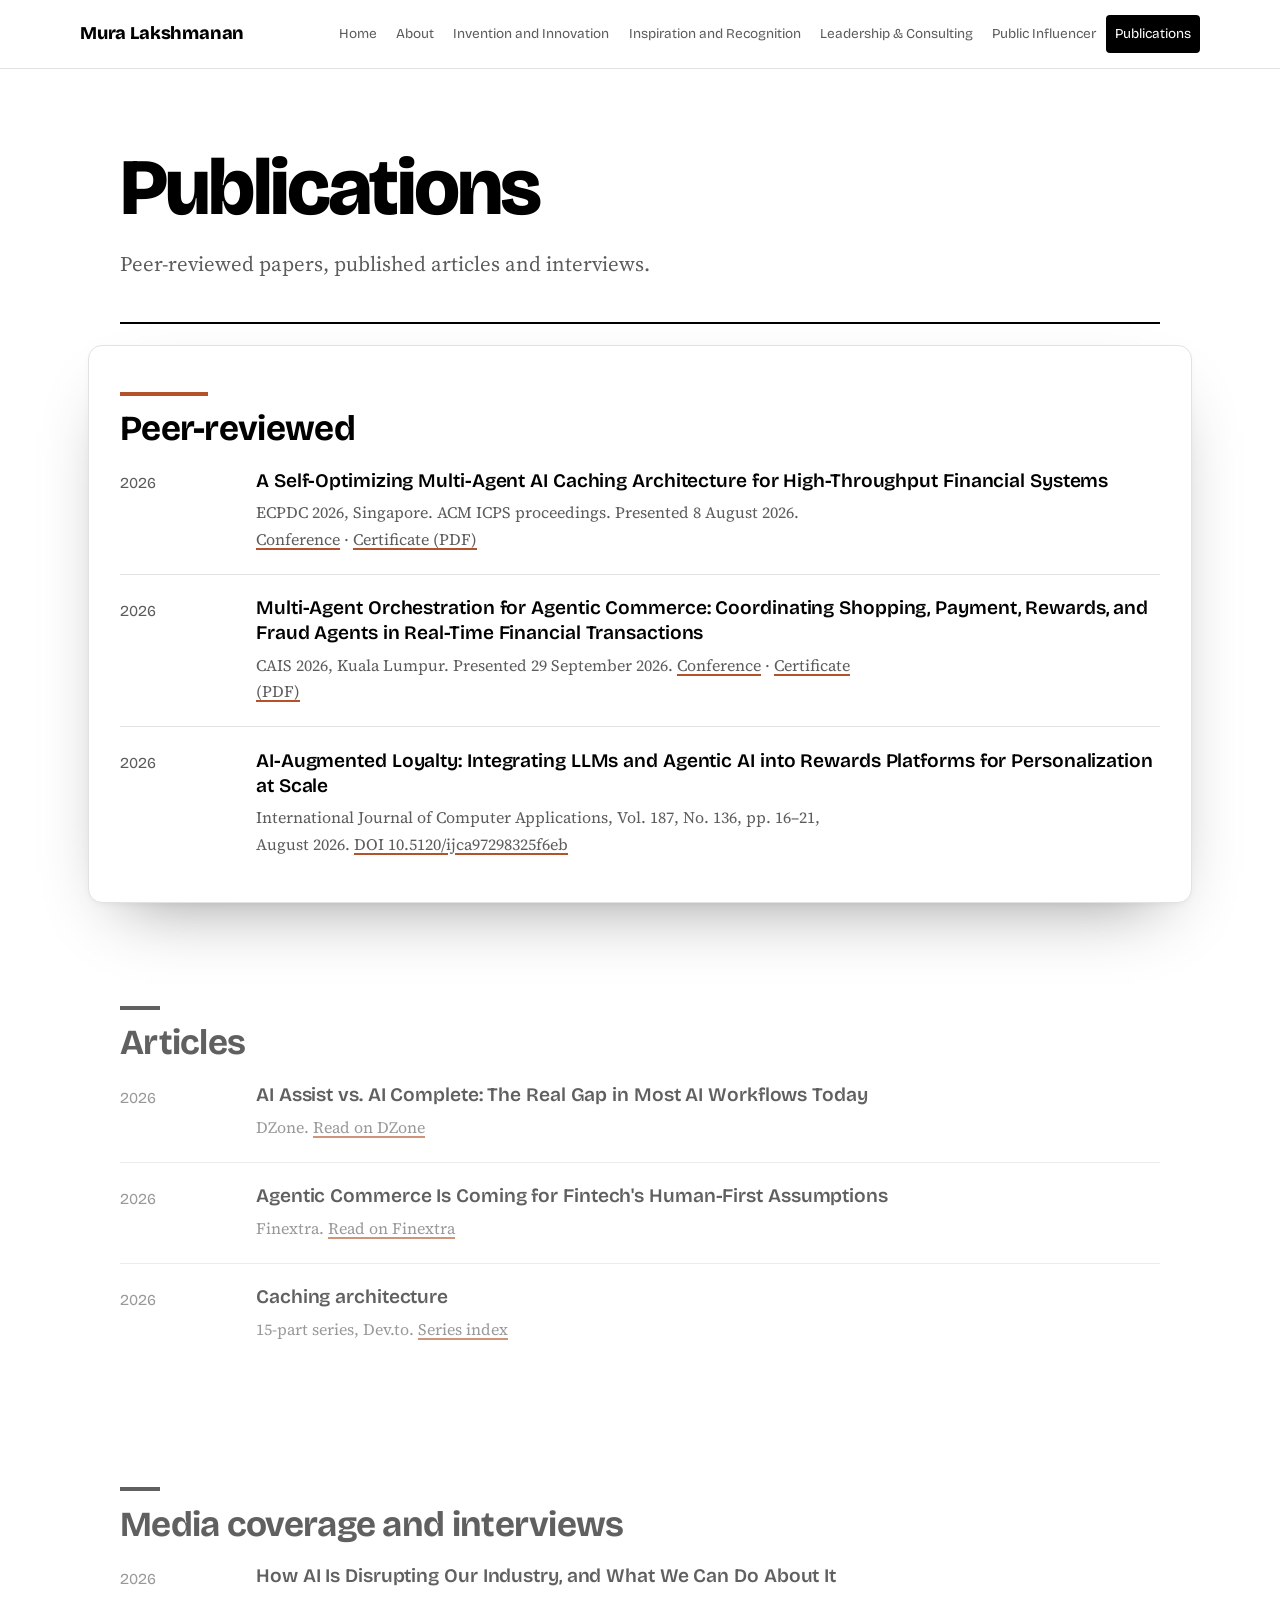
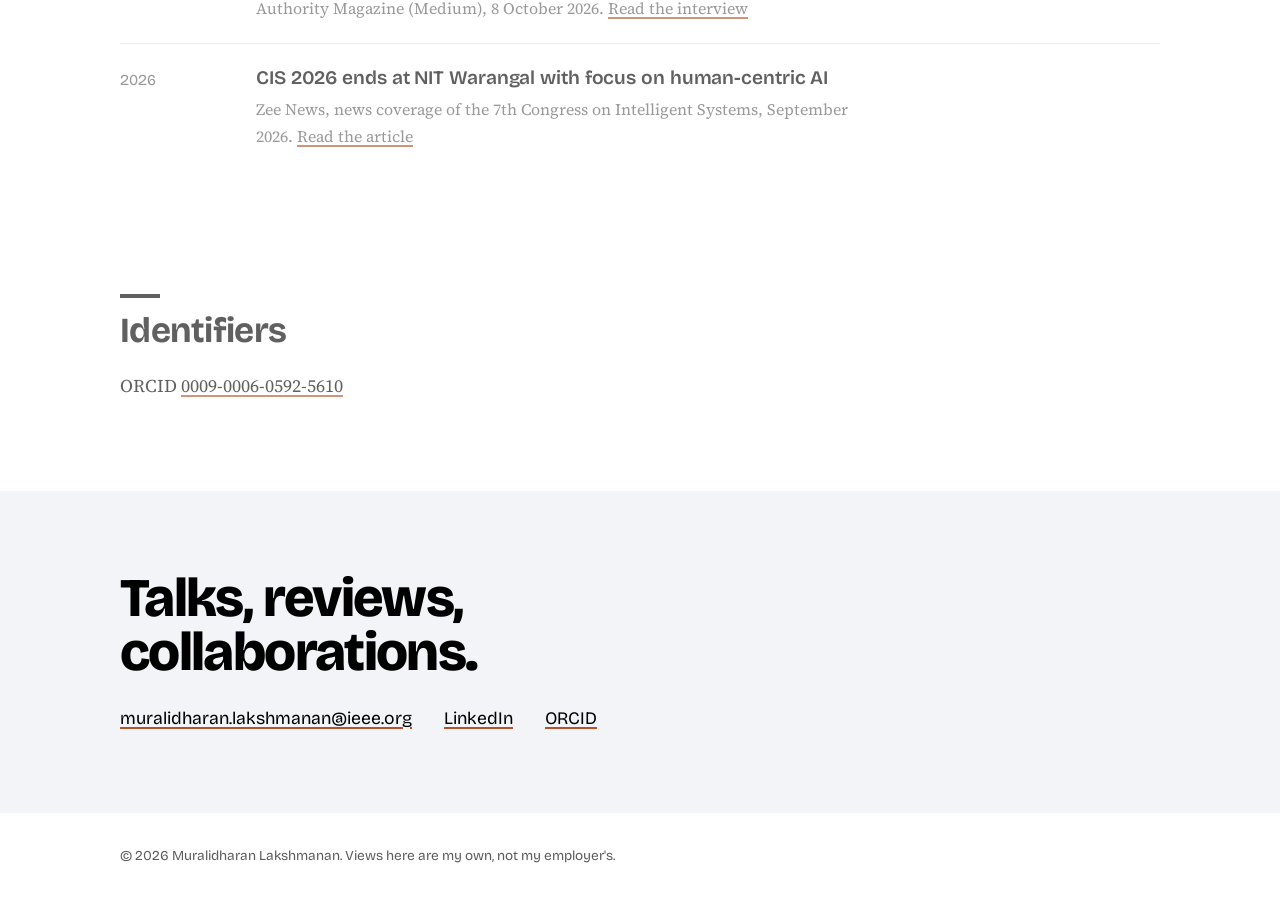
<file: publications.html>
<!DOCTYPE html>
<html lang="en">
<head>
<meta charset="utf-8">
<meta name="viewport" content="width=device-width, initial-scale=1, viewport-fit=cover">
<title>Publications | Muralidharan Lakshmanan</title>
<meta name="description" content="Muralidharan (Mura) Lakshmanan — solutions architect working on real-time data platforms and agentic AI in financial services.">
<script src="config.js?v=20261117112719"></script>
<link rel="preconnect" href="https://fonts.googleapis.com"><link rel="preconnect" href="https://fonts.gstatic.com" crossorigin><link href="https://fonts.googleapis.com/css2?family=Bricolage+Grotesque:opsz,wght@12..96,400;12..96,600;12..96,800&family=Source+Serif+4:ital,opsz,wght@0,8..60,400;0,8..60,600;1,8..60,400&display=swap" rel="stylesheet">
<link rel="stylesheet" href="styles.css?v=20261117112719">
</head>
<body>
<div class="draft-note">Draft mode: dashed boxes and yellow tags mark photos and links still to add. Set DRAFT_MODE to false in config.js before going live.</div><header class="site-head"><div class="wrap"><a class="mark" href="index.html">Mura Lakshmanan</a><button class="menu-btn" aria-expanded="false" aria-controls="tabs">Menu</button><nav class="tabs" id="tabs" aria-label="Pages"><a href="index.html" data-tab="index">Home</a><a href="about.html" data-tab="about">About</a><a href="invention-and-innovation.html" data-tab="invention-and-innovation">Invention and Innovation</a><a href="inspiration-and-recognition.html" data-tab="inspiration-and-recognition">Inspiration and Recognition</a><a href="consultancy.html" data-tab="consultancy">Leadership &amp; Consulting</a><a href="public-influencer.html" data-tab="public-influencer">Public Influencer</a><a href="publications.html" data-tab="publications" aria-current=page>Publications</a></nav></div></header>
<main class="wrap"><div class="page-head"><h1>Publications</h1><p>Peer-reviewed papers, published articles and interviews.</p></div><section><h2>Peer-reviewed</h2><div class="body"><ul class='entries'><li><span class="when">2026</span><div><h3>A Self-Optimizing Multi-Agent AI Caching Architecture for High-Throughput Financial Systems</h3><p>ECPDC 2026, Singapore. ACM ICPS proceedings. Presented 8 August 2026. <a href="https://www.ic-ecpdc.org/">Conference</a> · <a href="files/ecpdc-2026-certificate.pdf">Certificate (PDF)</a></p></div></li><li><span class="when">2026</span><div><h3>Multi-Agent Orchestration for Agentic Commerce: Coordinating Shopping, Payment, Rewards, and Fraud Agents in Real-Time Financial Transactions</h3><p>CAIS 2026, Kuala Lumpur. Presented 29 September 2026. <a href="https://www.ic-ais.net">Conference</a> · <a href="files/cais-2026-certificate.pdf">Certificate (PDF)</a></p></div></li><li><span class="when">2026</span><div><h3>AI-Augmented Loyalty: Integrating LLMs and Agentic AI into Rewards Platforms for Personalization at Scale</h3><p>International Journal of Computer Applications, Vol. 187, No. 136, pp. 16–21, August 2026. <a href="https://doi.org/10.5120/ijca97298325f6eb">DOI 10.5120/ijca97298325f6eb</a></p></div></li></ul></div></section><section><h2>Articles</h2><div class="body"><ul class='entries'><li><span class="when">2026</span><div><h3>AI Assist vs. AI Complete: The Real Gap in Most AI Workflows Today</h3><p>DZone. <a href="https://dzone.com/articles/ai-assist-vs-ai-complete">Read on DZone</a></p></div></li><li><span class="when">2026</span><div><h3>Agentic Commerce Is Coming for Fintech's Human-First Assumptions</h3><p>Finextra. <a href="https://www.finextra.com/blogposting/32921/agentic-commerce-is-coming-for-fintechs-human-first-assumptions">Read on Finextra</a></p></div></li><li><span class="when">2026</span><div><h3>Caching architecture</h3><p>15-part series, Dev.to. <a href="https://dev.to/muralidharan_lakshmanan/series/43106">Series index</a></p></div></li></ul></div></section><section><h2>Media coverage and interviews</h2><div class="body"><ul class='entries'><li><span class="when">2026</span><div><h3>How AI Is Disrupting Our Industry, and What We Can Do About It</h3><p>Authority Magazine (Medium), 8 October 2026. <a href="https://medium.com/authority-magazine/muralidharan-lakshmanan-of-synchrony-how-ai-is-disrupting-our-industry-and-what-we-can-do-about-610a81f1b8fa">Read the interview</a></p></div></li><li><span class="when">2026</span><div><h3>CIS 2026 ends at NIT Warangal with focus on human-centric AI</h3><p>Zee News, news coverage of the 7th Congress on Intelligent Systems, September 2026. <a href="https://zeenews.india.com/industry-updates/cis-2026-ends-at-nit-warangal-with-focus-on-human-centric-ai-3070521.html">Read the article</a></p></div></li></ul></div></section><section><h2>Identifiers</h2><div class="body"><p>ORCID <a href="https://orcid.org/0009-0006-0592-5610">0009-0006-0592-5610</a></p></div></section></main>
<div class="contact" id="contact"><div class="wrap"><h2>Talks, reviews, collaborations.</h2><div class="links">
<a href="mailto:muralidharan.lakshmanan@ieee.org">muralidharan.lakshmanan@ieee.org</a><a href="https://www.linkedin.com/in/muralidharan-lakshmanan/">LinkedIn</a><a href="https://orcid.org/0009-0006-0592-5610">ORCID</a></div></div></div>
<div class="wrap"><footer>© 2026 Muralidharan Lakshmanan. Views here are my own, not my employer's.</footer></div>
<script src="site.js?v=20261117112719"></script>
</body>
</html>
</file>
<file: styles.css>
:root{
  --paper:#ffffff; --ink:#000000; --muted:#5c5c5c; --rule:#e2e2e2; --signal:#1d3fd6; --wash:#f3f4f7;
  --display:"Bricolage Grotesque","Helvetica Neue",Arial,sans-serif;
  --text:"Source Serif 4",Georgia,"Times New Roman",serif;
  box-sizing:border-box;
  padding-top:env(safe-area-inset-top,0px);padding-bottom:env(safe-area-inset-bottom,0px);
}
*,*::before,*::after{box-sizing:inherit}
html{scroll-padding-top:calc(env(safe-area-inset-top,0px) + 5rem);background:var(--paper)}
body{margin:0;background:var(--paper);color:var(--ink);font-family:var(--text);font-size:1.125rem;line-height:1.65;-webkit-font-smoothing:antialiased}
img{max-width:100%}
a{color:inherit;text-decoration-color:var(--signal);text-decoration-thickness:2px;text-underline-offset:3px}
a:hover{color:var(--signal)}
:focus-visible{outline:3px solid var(--signal);outline-offset:3px}
.wrap{max-width:1120px;margin:0 auto;padding:0 clamp(1.25rem,4vw,2.5rem)}

.site-head{position:sticky;top:env(safe-area-inset-top,0px);z-index:10;background:var(--paper);border-bottom:1px solid var(--rule)}
.site-head .wrap{max-width:1200px;display:flex;align-items:center;justify-content:space-between;gap:1.5rem;min-height:4.25rem}
.mark{font-family:var(--display);font-weight:800;text-decoration:none;letter-spacing:-.01em;white-space:nowrap}
.tabs{display:flex;gap:.1rem;overflow-x:auto;scrollbar-width:none;font-family:var(--display);font-size:.85rem;min-width:0}
.tabs::-webkit-scrollbar{display:none}
.tabs a{text-decoration:none;color:var(--muted);padding:.5rem .55rem;border-radius:4px;white-space:nowrap}
.tabs a:hover{color:var(--ink);background:var(--wash)}
.tabs a[aria-current="page"]{color:var(--paper);background:var(--ink)}
.menu-btn{display:none;font:600 .95rem var(--display);background:none;border:1.5px solid var(--ink);color:var(--ink);border-radius:4px;padding:.4rem .8rem;cursor:pointer;flex-shrink:0}
.site-head.compact .tabs{display:none}
.site-head.compact .menu-btn{display:block}
.site-head.compact.open .tabs{display:flex;position:absolute;left:0;right:0;top:100%;flex-direction:column;background:var(--paper);border-bottom:1px solid var(--rule);padding:.5rem clamp(1.25rem,4vw,2.5rem) 1rem}
.site-head.compact.open .tabs a{padding:.7rem .75rem}

.page-head{padding:clamp(2.5rem,7vw,5rem) 0 clamp(1.5rem,4vw,2.5rem);border-bottom:2px solid var(--ink)}
.page-head h1{font-family:var(--display);font-weight:800;font-size:clamp(2.4rem,7vw,5rem);line-height:.98;letter-spacing:-.035em;margin:0;max-width:14ch}
.page-head p{max-width:40rem;margin:1.25rem 0 0;font-size:clamp(1.1rem,1.8vw,1.3rem);color:var(--muted)}

.hero{padding:clamp(2.5rem,8vw,6rem) 0 2rem}
.hero h1{font-family:var(--display);font-weight:800;font-size:clamp(2.6rem,8.2vw,6.4rem);line-height:.95;letter-spacing:-.035em;margin:0;max-width:12ch}
.hero .lede{max-width:36rem;margin:1.75rem 0 0;font-size:clamp(1.15rem,2vw,1.35rem);line-height:1.55}
.hero .lede span{color:var(--muted)}
.flow{margin:3rem 0 0;border-top:2px solid var(--ink);border-bottom:1px solid var(--rule);padding:1rem 0 .75rem}
.flow canvas{display:block;width:100%;height:190px}
.flow figcaption{display:flex;justify-content:space-between;gap:1rem;flex-wrap:wrap;font-family:var(--display);font-size:.9rem;color:var(--muted);margin-top:.5rem}
.flow figcaption b{color:var(--ink);font-weight:600;font-variant-numeric:tabular-nums}
.key{display:inline-flex;align-items:center;gap:.4rem;margin-right:1rem}
.dot{width:9px;height:9px;border-radius:50%;background:var(--ink);display:inline-block}
.dot.miss{background:var(--signal)}
.figures{display:grid;grid-template-columns:repeat(4,1fr);gap:1.5rem;padding:2.5rem 0 1rem}
.figures div{font-family:var(--display)}
.figures strong{display:block;font-size:clamp(1.8rem,3.4vw,2.6rem);font-weight:600;letter-spacing:-.02em;line-height:1}
.figures span{display:block;color:var(--muted);font-size:.95rem;margin-top:.5rem;line-height:1.35}

.areas{display:grid;grid-template-columns:repeat(2,minmax(0,1fr));border-top:2px solid var(--ink);margin-top:1rem}
.areas a{display:block;text-decoration:none;padding:1.75rem 1.75rem 1.75rem 0;border-bottom:1px solid var(--rule)}
.areas a:nth-child(odd){border-right:1px solid var(--rule)}
.areas a:nth-child(even){padding-left:1.75rem}
.areas a h3{font-size:1.45rem;margin-bottom:.5rem}
.areas a p{margin:0;color:var(--muted);font-size:1rem}
.areas a:hover h3{color:var(--signal)}

section{display:grid;grid-template-columns:minmax(0,1fr) minmax(0,2.4fr);gap:2rem 3rem;padding:clamp(2.75rem,6vw,4.5rem) 0;border-top:1px solid var(--rule)}
.page-head + section{border-top:0}
.page-head + .fine + section{border-top:0}
section > h2{font-family:var(--display);font-weight:600;font-size:1.55rem;letter-spacing:-.015em;line-height:1.15;margin:0}
.body > p:first-child{margin-top:0}
.body p{max-width:38rem}
h3{font-family:var(--display);font-weight:600;font-size:1.2rem;margin:0 0 .35rem;letter-spacing:-.005em;line-height:1.3}

.pace{display:grid;grid-template-columns:repeat(2,minmax(0,1fr));margin-top:2rem;border-top:2px solid var(--ink)}
.pace div{padding:1.5rem 1.5rem 1.5rem 0;border-bottom:1px solid var(--rule)}
.pace div:nth-child(odd){border-right:1px solid var(--rule)}
.pace div:nth-child(even){padding-left:1.5rem}
.pace .letter{font-family:var(--display);font-weight:800;font-size:4.5rem;line-height:.85;letter-spacing:-.04em;display:block;margin-bottom:.75rem}
.pace p{margin:0;font-size:1rem;color:var(--muted)}

.entries{list-style:none;margin:0;padding:0}
.entries li{display:grid;grid-template-columns:7rem minmax(0,1fr);gap:1.5rem;padding:1.35rem 0;border-bottom:1px solid var(--rule)}
.entries li:first-child{padding-top:0}
.entries .when{font-family:var(--display);color:var(--muted);font-size:.95rem;font-variant-numeric:tabular-nums;padding-top:.15rem}
.entries p{margin:0;font-size:1rem;color:var(--muted)}
.entries p + p{margin-top:.4rem}
.status{font-family:var(--display);font-size:.8rem;border:1px solid var(--rule);border-radius:3px;padding:.05rem .4rem;margin-left:.4rem;color:var(--muted);white-space:nowrap;vertical-align:.15em}
.ev{font-family:var(--display);font-size:.9rem;font-weight:600;display:inline-block;margin-top:.5rem}

.systems{display:grid;gap:2.25rem}
.systems p{margin:.25rem 0 0}
.cols{display:grid;grid-template-columns:1fr 1fr;gap:2rem 3rem}
.cols ul,.body ul.plain{margin:.5rem 0 0;padding-left:1.1rem}
.cols li,.body ul.plain li{margin:.35rem 0;font-size:1rem}
.venues{columns:2;column-gap:2.5rem;font-size:.98rem;color:var(--muted);margin:1rem 0 0;padding:0;list-style:none}
.venues li{break-inside:avoid;padding:.2rem 0}

.contact{background:var(--wash)}
.contact .wrap{padding-top:clamp(3rem,7vw,5rem);padding-bottom:clamp(3rem,7vw,5rem)}
.contact h2{font-family:var(--display);font-weight:800;font-size:clamp(2rem,5vw,3.4rem);letter-spacing:-.03em;line-height:1;margin:0 0 1.5rem;max-width:16ch}
.links{display:flex;flex-wrap:wrap;gap:.75rem 2rem;font-family:var(--display);font-size:1.1rem}
footer{font-family:var(--display);font-size:.85rem;color:var(--muted);padding:2rem 0}

@media (max-width:640px){
  .menu-btn{display:block}
  .tabs{display:none;position:absolute;left:0;right:0;top:100%;flex-direction:column;background:var(--paper);border-bottom:1px solid var(--rule);padding:.5rem clamp(1.25rem,4vw,2.5rem) 1rem}
  .site-head.open .tabs{display:flex}
  .tabs a{padding:.7rem .75rem}
}
@media (max-width:820px){
  section{grid-template-columns:1fr;gap:1.25rem}
  .figures{grid-template-columns:repeat(2,1fr)}
  .cols{grid-template-columns:1fr}
}
@media (max-width:600px){
  .pace,.areas{grid-template-columns:1fr}
  .pace div,.pace div:nth-child(odd),.pace div:nth-child(even),.areas a,.areas a:nth-child(odd),.areas a:nth-child(even){padding:1.25rem 0;border-right:0}
  .entries li{grid-template-columns:1fr;gap:.25rem}
  .flow canvas{height:150px}
  .venues{columns:1}
}
@media (prefers-reduced-motion:reduce){*{scroll-behavior:auto!important}}

/* v2 additions */
.stats{display:grid;grid-template-columns:repeat(3,1fr);gap:1.75rem 1.5rem;padding:2rem 0 2.5rem;border-bottom:1px solid var(--rule)}
.stats div{font-family:var(--display)}
.stats strong{display:block;font-size:clamp(1.7rem,3.2vw,2.4rem);font-weight:600;letter-spacing:-.02em;line-height:1}
.stats span{display:block;color:var(--muted);font-size:.95rem;margin-top:.45rem;line-height:1.35}
.cards{display:grid;grid-template-columns:repeat(2,minmax(0,1fr));gap:2rem 1.75rem}
.cards.three{grid-template-columns:repeat(3,minmax(0,1fr))}
.card h3{margin-top:.9rem}
.card .ev{margin-right:1.1rem}
.card p{margin:.25rem 0 0;font-size:1rem}
.card .meta{font-family:var(--display);font-size:.9rem;color:var(--muted);margin-top:.1rem}
.ph{margin:0;position:relative}
.ph img{display:block;width:auto;max-width:100%;height:auto;max-height:520px;margin:0 auto;border-radius:4px}
.ph.cover{aspect-ratio:4/3;border-radius:4px;overflow:hidden}
.ph.cover img{width:100%;height:100%;max-height:none;object-fit:cover;border-radius:0}
.gallery .ph img{max-height:300px}
@media (max-width:640px){.ph img{max-height:420px}}
.ph .slot{display:none}
.ph.empty img{display:none}
.ph.empty{aspect-ratio:4/3;border:1.5px dashed var(--muted);background:transparent;display:flex;align-items:center;justify-content:center;text-align:center;padding:1rem}
.ph.empty .slot{display:block;font-family:var(--display);font-size:.85rem;color:var(--muted);line-height:1.4}
.ph.empty .slot b{display:block;color:var(--ink);font-weight:600;margin-bottom:.25rem}
html:not(.draft) .ph.empty{display:none}
.ph.cover.portrait{max-width:320px;aspect-ratio:4/5}
.profile{display:flow-root}
.profile .ph.cover.portrait{float:left;width:280px;margin:.35rem 2.5rem 1.25rem 0}
.profile .profile-text p{max-width:none}
.profile .profile-text{max-width:56rem}
.profile .profile-text p:first-child{margin-top:0}
@media (max-width:640px){.profile .ph.cover.portrait{float:none;width:100%;max-width:320px;margin:0 0 1.5rem}}
.caps{list-style:none;margin:0;padding:0;display:grid;grid-template-columns:repeat(2,minmax(0,1fr));gap:0 2rem;border-top:2px solid var(--ink)}
.caps li{padding:1rem 0;border-bottom:1px solid var(--rule);font-size:1rem}
.callout{border:2px solid var(--ink);padding:1.5rem 1.75rem;border-radius:4px}
.callout h3{margin-bottom:.75rem}
.callout ul{margin:0;padding-left:1.1rem}
.callout li{margin:.4rem 0;font-size:1rem}
.fine{font-size:.9rem;color:var(--muted)}
sup a{text-decoration:none;font-family:var(--display);font-size:.75rem;color:var(--signal);margin-left:.1rem}
.todo{display:none}
html.draft .todo{display:inline-block;font-family:var(--display);font-size:.78rem;font-weight:600;color:#8a5a00;background:#fff3d6;border:1px solid #f0d08a;border-radius:3px;padding:.05rem .45rem;margin:.35rem .35rem 0 0;line-height:1.5}
html.draft li.todo,html.draft p.todo{display:block}
.refs{margin:0;padding-left:1.6rem;font-size:.95rem}
.refs li{margin:.55rem 0;padding-left:.25rem;word-break:break-word}
.refs li:target{background:var(--wash)}
.refs a{color:var(--muted)}
.refs .t{color:var(--ink)}
.draft-note{display:none}
html.draft .draft-note{display:block;font-family:var(--display);font-size:.85rem;background:#fff3d6;color:#6b4600;text-align:center;padding:.5rem 1rem}
.gallery{display:grid;grid-template-columns:repeat(3,minmax(0,1fr));gap:1rem;margin-top:1.25rem}
@media (max-width:820px){.cards.three{grid-template-columns:repeat(2,minmax(0,1fr))}.stats{grid-template-columns:repeat(2,1fr)}}
@media (max-width:600px){.cards,.cards.three,.caps{grid-template-columns:1fr}.gallery{grid-template-columns:repeat(2,1fr)}}

section,section.wide{grid-template-columns:1fr;gap:1.25rem}
section.group{grid-template-columns:repeat(var(--n),minmax(0,1fr));gap:2rem 3rem}
section.group h2{font-family:var(--display);font-weight:600;letter-spacing:-.01em;line-height:1.2;font-size:1.3rem;margin:0 0 .75rem}
section.group p{margin:0;max-width:none}
@media (max-width:820px){section.group{grid-template-columns:1fr}}
.papers > li:last-child,.entries > li:last-child{border-bottom:0;padding-bottom:0}
.entries li.thumb{grid-template-columns:7rem minmax(0,1fr) 200px}
.entries li.thumb img{width:100%;height:auto;border-radius:4px;display:block}
@media (max-width:640px){.entries li.thumb{grid-template-columns:1fr}.entries li.thumb img{max-width:260px}}
section > h2{max-width:none}
.papers{list-style:none;margin:0;padding:0;border-top:2px solid var(--ink)}
.paper{display:grid;grid-template-columns:minmax(0,5fr) minmax(0,7fr);gap:2rem 2.5rem;padding:2.25rem 0;border-bottom:1px solid var(--rule);align-items:start}
.paper h3{font-size:1.3rem;margin:0 0 .5rem}
.paper .meta{font-family:var(--display);font-size:.95rem;color:var(--muted)}
.paper p{margin:.75rem 0 0;font-size:1.02rem;max-width:36rem}
.paper .plinks{display:flex;flex-wrap:wrap;gap:.5rem 1.5rem;margin-top:1rem;font-family:var(--display);font-size:.95rem;font-weight:600}
html:not(.draft) .paper .ph.empty{display:none}
html:not(.draft) .paper:has(.ph.empty){grid-template-columns:1fr}
@media (max-width:760px){.paper{grid-template-columns:1fr;gap:1.25rem}}

.carousel{position:relative}
.carousel .ph{display:none}
.carousel .ph.on{display:block}
.carousel .ph.on.empty{display:flex}
.cnav{display:flex;align-items:center;justify-content:space-between;margin-top:.6rem;font-family:var(--display);font-size:.85rem;color:var(--muted)}
.cnav button{font:600 1rem var(--display);width:2.25rem;height:2.25rem;border-radius:50%;border:1.5px solid var(--ink);background:var(--paper);color:var(--ink);cursor:pointer;line-height:1}
.cnav button:hover{background:var(--ink);color:var(--paper)}
.cnav .cap{flex:1;text-align:center;padding:0 .5rem}
.carousel.single .cnav{display:none}
html:not(.draft) .carousel.none{display:none}

.flow2{margin:0;border-top:2px solid var(--ink);border-bottom:1px solid var(--rule);padding:1rem 0 1rem}
.flow2 canvas{display:block;width:100%;height:230px}
.modes{display:inline-flex;border:1.5px solid var(--ink);border-radius:4px;overflow:hidden;font-family:var(--display)}
.modes button{font:600 .95rem var(--display);padding:.5rem 1rem;background:var(--paper);color:var(--ink);border:0;cursor:pointer}
.modes button+button{border-left:1.5px solid var(--ink)}
.modes button[aria-pressed="true"]{background:var(--ink);color:var(--paper)}
.f2-top{display:flex;justify-content:space-between;align-items:center;gap:1rem;flex-wrap:wrap;margin-bottom:.75rem}
.f2-legend{font-family:var(--display);font-size:.88rem;color:var(--muted);display:flex;flex-wrap:wrap;gap:.25rem 1rem}
.dot.warm{background:var(--muted)}
.f2-stats{display:grid;grid-template-columns:repeat(3,1fr);gap:1rem;margin-top:.75rem;font-family:var(--display)}
.f2-stats b{display:block;font-size:1.5rem;font-weight:600;font-variant-numeric:tabular-nums;letter-spacing:-.01em}
.f2-stats span{font-size:.88rem;color:var(--muted)}
#f2-note{margin:1rem 0 0;font-size:1rem;max-width:44rem}
@media (max-width:600px){.flow2 canvas{height:190px}.f2-stats b{font-size:1.2rem}}

/* Also responsible for (Invention and Innovation) */
.resp{display:grid;grid-template-columns:minmax(0,1.25fr) minmax(0,1fr);gap:1.25rem 3.5rem;border-top:2px solid var(--ink);padding-top:1.5rem;margin-top:1.75rem}
.resp h3,.resp-pair h3{font-size:1.2rem;margin:0 0 .6rem}
.svc li.more{color:var(--muted);font-style:italic}
.resp .fine{margin-top:-.25rem}
.resp h3{grid-column:1/-1}
.resp p,.resp-pair p{max-width:none;margin:0 0 1rem}
.resp .lbl{font-family:var(--display);font-size:.8rem;letter-spacing:.08em;text-transform:uppercase;color:var(--muted);margin:0 0 .6rem}
.svc{list-style:none;margin:0;padding:0;border-top:1px solid var(--rule)}
.svc li{padding:.55rem 0;border-bottom:1px solid var(--rule);font-size:1rem}
.figs{grid-column:1/-1;display:grid;grid-template-columns:repeat(2,minmax(0,1fr));gap:1rem 3.5rem;background:var(--wash);padding:1.5rem 1.75rem;border-radius:4px;margin-top:.5rem}
.figs strong{display:block;font-family:var(--display);font-size:clamp(1.7rem,3.2vw,2.4rem);font-weight:600;letter-spacing:-.02em;line-height:1}
.figs span{display:block;color:var(--muted);font-size:.95rem;margin-top:.45rem;line-height:1.4}
.figs .fine{grid-column:1/-1;margin:.25rem 0 0}
.resp-pair{display:grid;grid-template-columns:repeat(2,minmax(0,1fr));gap:2rem 3.5rem;margin-top:2.75rem}
.resp-pair > div{border-top:2px solid var(--ink);padding-top:1.5rem}
.resp-pair p:last-child{margin-bottom:0}
@media (max-width:760px){.resp,.resp-pair,.figs{grid-template-columns:1fr}.resp-pair{gap:2.25rem}}

/* Accent (16 Nov 2026): Mura did not want blue. Copper is the default; the preview has a swatch picker. */
:root{--signal:#b4532a}
/* Heading hierarchy: section titles clearly above sub-headings */
main section{position:relative;isolation:isolate}
main section > h2,main section.group h2{font-weight:700;letter-spacing:-.02em;position:relative;padding-top:1.15rem}
main section > h2{font-size:clamp(1.8rem,2.9vw,2.2rem);line-height:1.1}
main section.group h2{font-size:clamp(1.45rem,2.1vw,1.65rem)}
main section > h2::before,main section.group h2::before{content:"";position:absolute;left:0;top:0;width:2.5rem;height:4px;background:var(--ink);transition:width .45s ease,background-color .45s ease}
main section.active > h2::before,main section.group.active h2::before{width:5.5rem;background:var(--signal)}
main section h3{font-size:1.2rem}
main section .paper h3{font-size:1.25rem}
/* Scroll focus: the section being read lifts off the page as a sheet */
.js-focus main section{border-top-color:transparent;transition:opacity .5s ease,transform .6s cubic-bezier(.2,.7,.2,1)}
.js-focus main section::after{content:"";position:absolute;z-index:-1;top:clamp(.9rem,2.2vw,1.6rem);bottom:clamp(.9rem,2.2vw,1.6rem);left:calc(-1 * clamp(.8rem,2.6vw,2rem));right:calc(-1 * clamp(.8rem,2.6vw,2rem));background:var(--paper);border:1px solid var(--rule);border-radius:14px;box-shadow:0 30px 70px -34px rgba(0,0,0,.45),0 3px 10px -4px rgba(0,0,0,.08);opacity:0;transform:scale(.975);transition:opacity .5s ease,transform .6s cubic-bezier(.2,.7,.2,1)}
.js-focus main section.active::after{opacity:1;transform:none}
.js-focus main section.active{transform:translateY(-4px)}
@media (hover:hover) and (min-width:821px){
.js-focus main section{opacity:.62}
.js-focus main section.active,.js-focus main section:hover,.js-focus main section:focus-within{opacity:1}
}
/* Item-level focus: in sections made of rows, the rows lift one at a time instead of the whole section */
.js-focus main section.has-units::after{display:none}
.js-focus main section.has-units.active{transform:none}
.js-focus main section .papers > li{position:relative;isolation:isolate;transition:opacity .45s ease,transform .5s cubic-bezier(.2,.7,.2,1),border-color .3s ease}
.js-focus main section .papers > li::after{content:"";position:absolute;z-index:-1;top:.65rem;bottom:.65rem;left:calc(-1 * clamp(.8rem,2.2vw,1.6rem));right:calc(-1 * clamp(.8rem,2.2vw,1.6rem));background:var(--paper);border:1px solid var(--rule);border-radius:12px;box-shadow:0 26px 60px -30px rgba(0,0,0,.45),0 3px 10px -4px rgba(0,0,0,.08);opacity:0;transform:scale(.98);transition:opacity .45s ease,transform .5s cubic-bezier(.2,.7,.2,1)}
.js-focus main section .papers > li:last-child::after{bottom:-1.6rem}
.js-focus main section .papers > li.u-active::after{opacity:1;transform:none}
.js-focus main section .papers > li.u-active{transform:translateY(-3px);border-bottom-color:transparent}
.js-focus main section .papers > li:has(+ li.u-active){border-bottom-color:transparent}
@media (hover:hover) and (min-width:821px){
.js-focus main section.has-units.active .papers > li{opacity:.55}
.js-focus main section.has-units.active .papers > li.u-active,.js-focus main section.has-units.active .papers > li:hover,.js-focus main section.has-units.active .papers > li:focus-within{opacity:1}
}
.js-reveal main section:not(.in){opacity:0;transform:translateY(22px)}
@media (prefers-reduced-motion:reduce){.js-focus main section,.js-focus main section::after,main section h2::before,.js-focus main section .papers > li,.js-focus main section .papers > li::after{transition:none}.js-focus main section.active,.js-focus main section .papers > li.u-active{transform:none}}
@media print{.js-focus main section,.js-reveal main section:not(.in),.js-focus main section .papers > li{opacity:1!important;transform:none!important}.js-focus main section::after,.js-focus main section .papers > li::after{display:none}}
/* Click-to-expand panels */
.p-bar{display:flex;justify-content:space-between;align-items:baseline;gap:1rem;flex-wrap:wrap;margin:0 0 1.25rem}
.p-bar p{margin:0}
.p-all{font:inherit;font-family:var(--display);font-size:.85rem;background:none;border:1px solid var(--ink);border-radius:999px;padding:.4rem .95rem;cursor:pointer;color:var(--ink);transition:background-color .2s,color .2s}
.p-all:hover{background:var(--ink);color:var(--paper)}
.panel{border-top:2px solid var(--ink)}
.panel:last-of-type{border-bottom:2px solid var(--ink)}
.panel > summary{list-style:none;cursor:pointer;display:grid;grid-template-columns:minmax(0,21rem) minmax(0,1fr) 2.25rem;gap:.35rem 2rem;align-items:center;padding:1.35rem 0}
.panel > summary::-webkit-details-marker{display:none}
.panel > summary h3{margin:0;font-size:1.3rem;transition:color .2s}
.panel > summary .p-sum{color:var(--muted);font-size:1rem;line-height:1.45}
.panel > summary .p-ico{justify-self:end;width:2.25rem;height:2.25rem;border:1px solid var(--ink);border-radius:50%;position:relative;transition:transform .35s ease,background-color .2s,border-color .2s}
.panel > summary .p-ico::before,.panel > summary .p-ico::after{content:"";position:absolute;left:50%;top:50%;width:.8rem;height:2px;background:var(--ink);transform:translate(-50%,-50%);transition:transform .35s ease,background-color .2s}
.panel > summary .p-ico::after{transform:translate(-50%,-50%) rotate(90deg)}
.panel[open] > summary .p-ico::after{transform:translate(-50%,-50%) rotate(0)}
.panel > summary:hover h3,.panel[open] > summary h3{color:var(--signal)}
.panel > summary:hover .p-ico{background:var(--signal);border-color:var(--signal)}
.panel > summary:hover .p-ico::before,.panel > summary:hover .p-ico::after{background:var(--paper)}
.panel > .p-body{padding:.25rem 0 2rem}
.panel[open] > .p-body{animation:p-open .45s cubic-bezier(.2,.7,.2,1)}
@keyframes p-open{from{opacity:0;transform:translateY(-10px)}to{opacity:1;transform:none}}
.panel .p-body > p{max-width:44rem;margin:0}
.panel .resp{border-top:0;padding-top:0;margin-top:0}
.panel .resp h3{display:none}
@media (max-width:760px){.panel > summary{grid-template-columns:minmax(0,1fr) 2.25rem}.panel > summary .p-sum{grid-column:1/-1;grid-row:2}}
@media (prefers-reduced-motion:reduce){.panel[open] > .p-body{animation:none}}
/* Carousel (16 Nov 2026): chevron buttons over the photo, pill dots, slide-and-fade, animated height, swipe */
.cstage{position:relative;overflow:hidden;border-radius:6px;transition:height .5s cubic-bezier(.2,.7,.2,1)}
.carousel .ph.on{animation:c-in .55s cubic-bezier(.2,.7,.2,1)}
.carousel[data-dir="prev"] .ph.on{animation-name:c-in-l}
@keyframes c-in{from{opacity:0;transform:translateX(32px)}to{opacity:1;transform:none}}
@keyframes c-in-l{from{opacity:0;transform:translateX(-32px)}to{opacity:1;transform:none}}
.cbtn{position:absolute;top:50%;z-index:2;width:2.6rem;height:2.6rem;padding:0;border-radius:50%;border:1px solid rgba(0,0,0,.08);background:rgba(255,255,255,.9);-webkit-backdrop-filter:blur(8px);backdrop-filter:blur(8px);box-shadow:0 8px 22px -8px rgba(0,0,0,.45);color:var(--ink);cursor:pointer;display:grid;place-items:center;transform:translateY(-50%);transition:transform .25s cubic-bezier(.2,.7,.2,1),background-color .2s ease,color .2s ease,box-shadow .2s ease}
.cbtn.prev{left:.65rem}
.cbtn.next{right:.65rem}
.cbtn svg{width:1.1rem;height:1.1rem;display:block}
.cbtn:hover{background:var(--ink);color:var(--paper);transform:translateY(-50%) scale(1.08);box-shadow:0 10px 26px -8px rgba(0,0,0,.55)}
.cbtn:active{transform:translateY(-50%) scale(.94)}
.carousel.single .cbtn{display:none}
.cnav{flex-direction:column;align-items:center;justify-content:flex-start;gap:.55rem;margin-top:.85rem}
.cnav .cdots{display:flex;gap:.4rem;align-items:center;justify-content:center;flex-wrap:wrap}
.cnav .cdots button{width:.5rem;height:.5rem;padding:0;border:0;border-radius:999px;background:#c9c9c9;cursor:pointer;transition:width .35s cubic-bezier(.2,.7,.2,1),background-color .3s ease}
.cnav .cdots button:hover{background:var(--muted);color:inherit}
.cnav .cdots button[aria-current="true"]{width:1.6rem;background:var(--ink)}
.cnav .cap{flex:none;padding:0;line-height:1.4}
@media (prefers-reduced-motion:reduce){.carousel .ph.on{animation:none}.cstage,.cbtn,.cnav .cdots button{transition:none}}
@media print{.cbtn,.cnav .cdots{display:none}}
</file>
